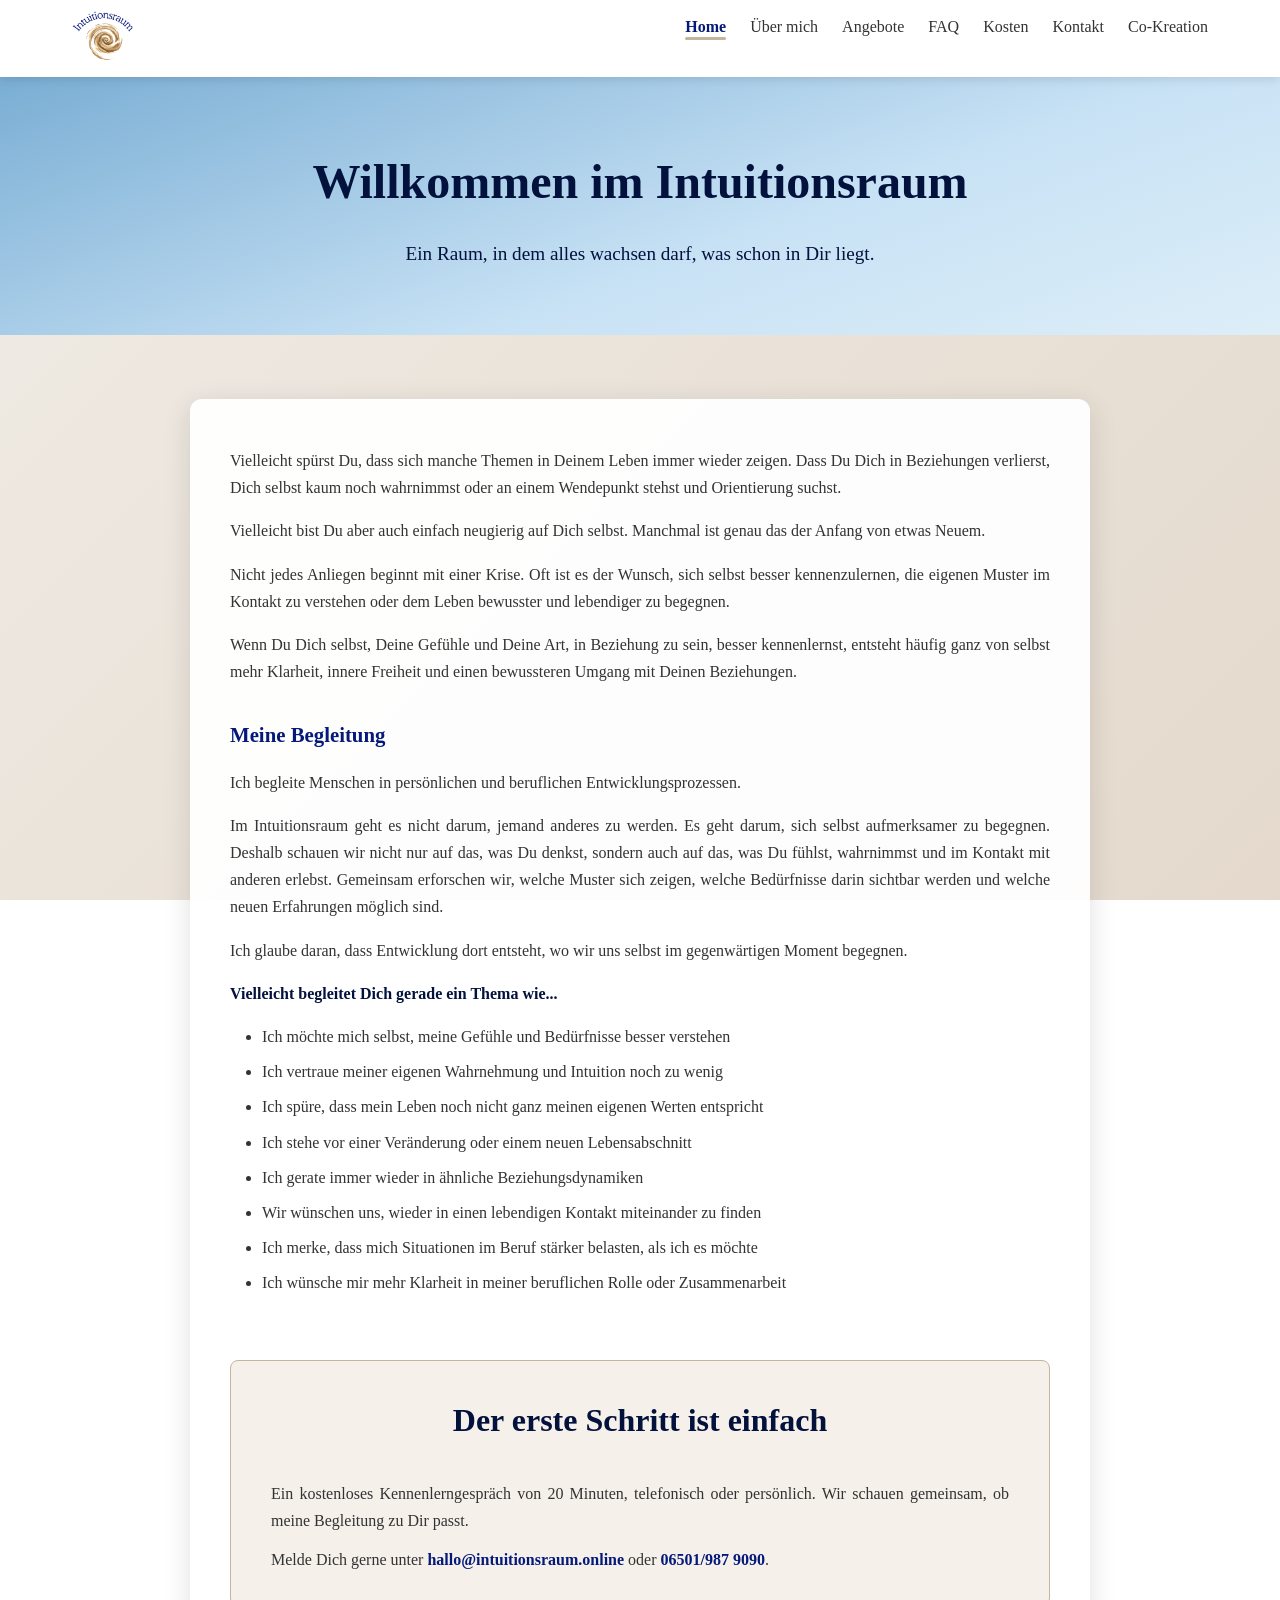
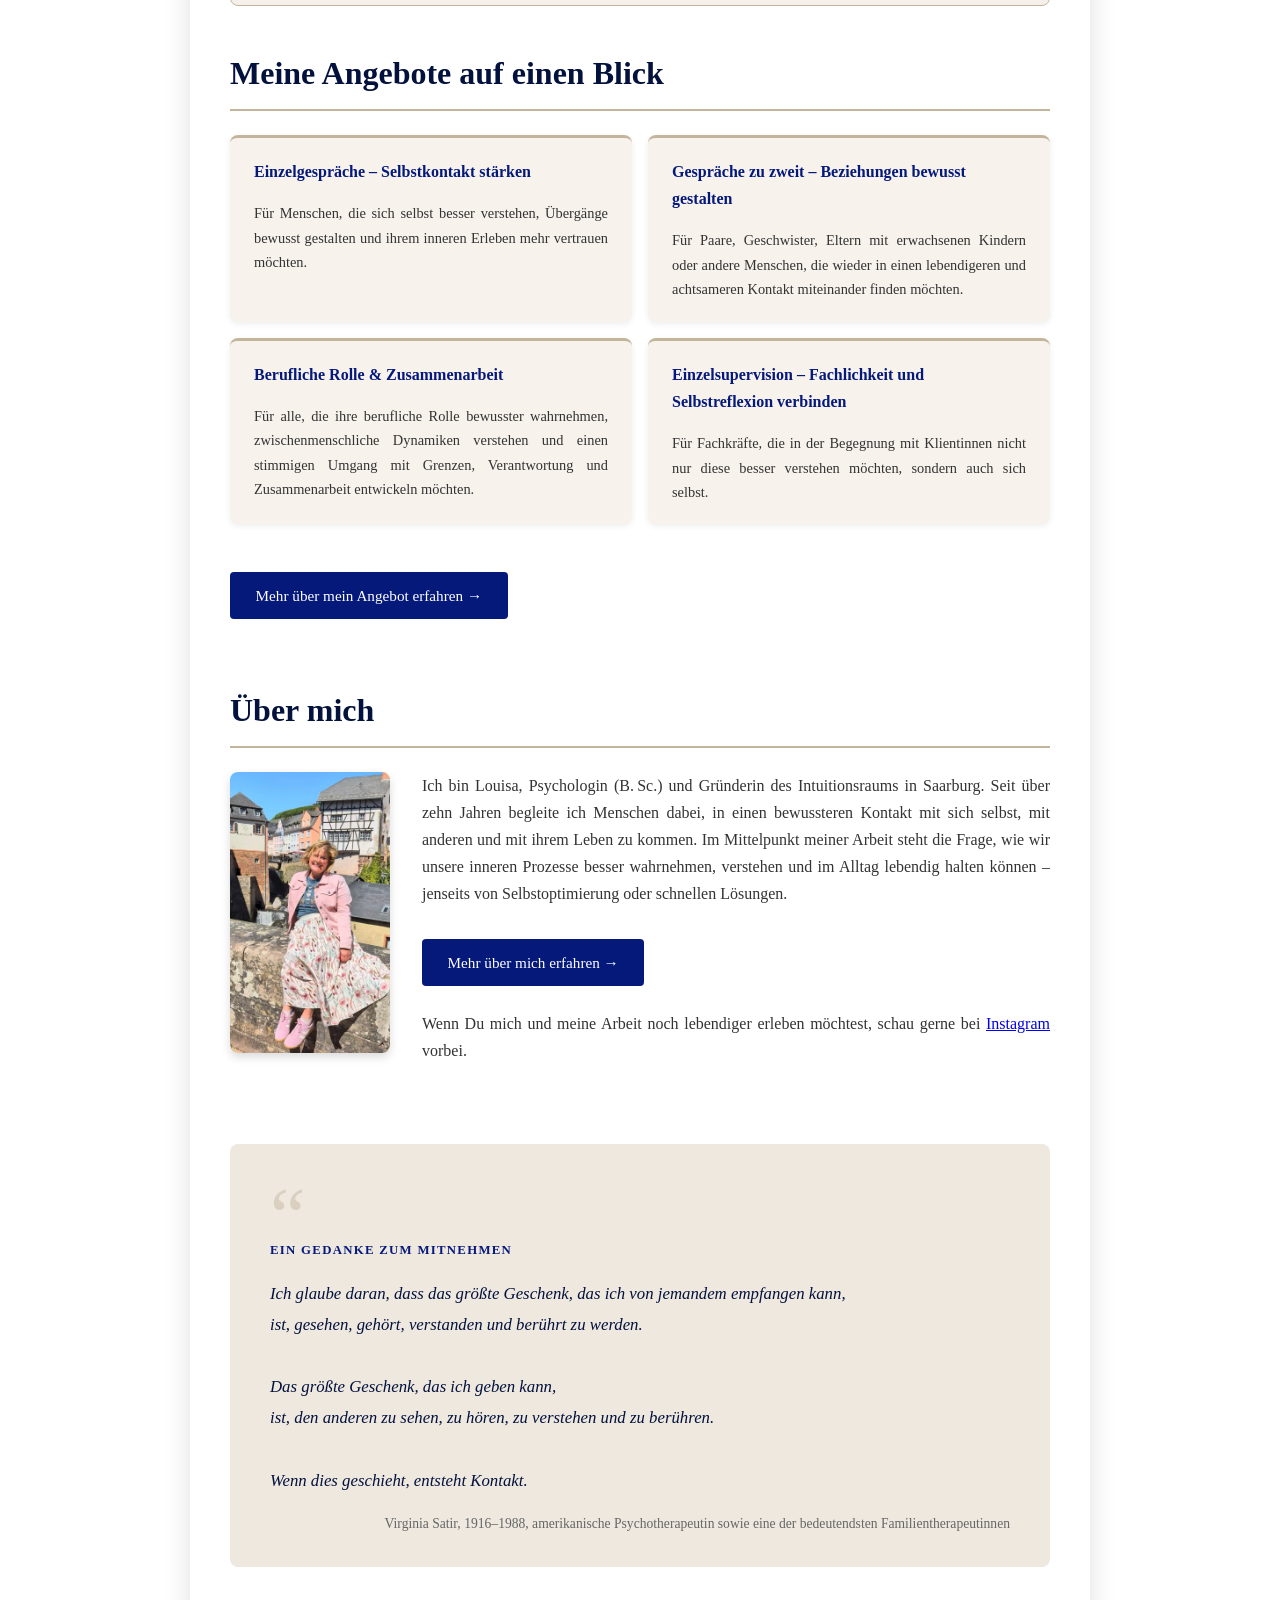
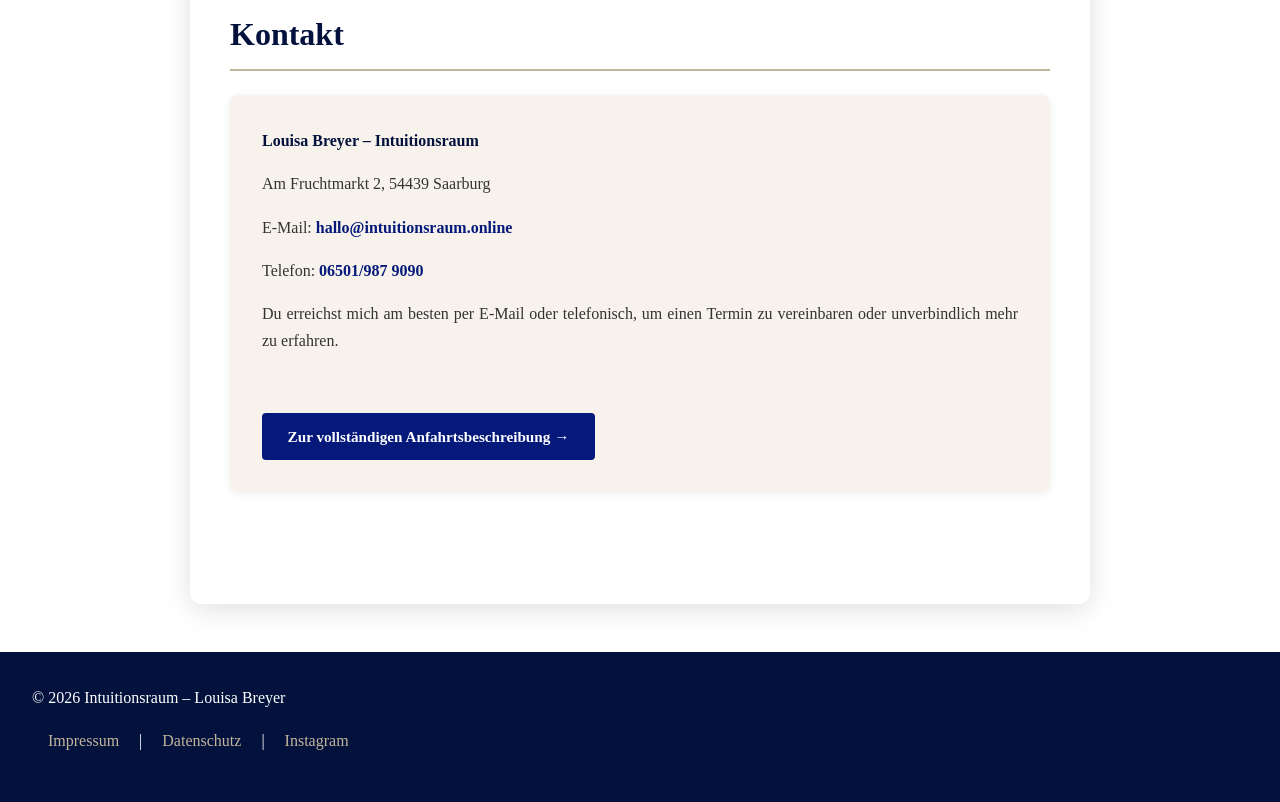
<file: index.html>
<!DOCTYPE html>
<html lang="de">
<head>
<meta charset="UTF-8">
<meta name="viewport" content="width=device-width, initial-scale=1.0">
<title>Intuitionsraum &ndash; Louisa Breyer | Psychologisch-humanistische Prozessbegleitung</title>
<link rel="stylesheet" href="shared.css">
</head>
<body>
<header><nav>
<a href="index.html" class="logo"><img src="images/intuitionsraum-logo-louisa-breyer.png" alt="Intuitionsraum &ndash; Louisa Breyer, psychologisch-humanistische Prozessbegleitung in Saarburg"></a>
<ul><li><a href="index.html" class="active">Home</a></li><li class="has-dropdown"><a href="ueber-mich.html">&#220;ber mich</a><ul class="dropdown"><li><a href="ueber-mich.html">&#220;ber mich</a></li><li><a href="naehkaestchen.html">Aus dem N&auml;hk&auml;stchen</a></li></ul></li><li><a href="angebote.html">Angebote</a></li><li><a href="faq.html">FAQ</a></li><li><a href="kosten.html">Kosten</a></li><li><a href="kontakt.html">Kontakt</a></li><li><a href="co-kreativ.html">Co-Kreation</a></li></ul>
</nav></header>

<section class="hero" id="home">
    <h1>Willkommen im Intuitionsraum</h1>
    <p>Ein Raum, in dem alles wachsen darf, was schon in Dir liegt.</p>
</section>

<div class="container">

<section>
    <p>Vielleicht sp&uuml;rst Du, dass sich manche Themen in Deinem Leben immer wieder zeigen. Dass Du Dich in
    Beziehungen verlierst, Dich selbst kaum noch wahrnimmst oder an einem Wendepunkt stehst und Orientierung suchst.</p>

    <p>Vielleicht bist Du aber auch einfach neugierig auf Dich selbst. Manchmal ist genau das der Anfang von etwas
    Neuem.</p>

    <p>Nicht jedes Anliegen beginnt mit einer Krise. Oft ist es der Wunsch, sich selbst besser kennenzulernen, die
    eigenen Muster im Kontakt zu verstehen oder dem Leben bewusster und lebendiger zu begegnen.</p>

    <p>Wenn Du Dich selbst, Deine Gef&uuml;hle und Deine Art, in Beziehung zu sein, besser kennenlernst, entsteht
    h&auml;ufig ganz von selbst mehr Klarheit, innere Freiheit und einen bewussteren Umgang mit Deinen Beziehungen.</p>

    <h3>Meine Begleitung</h3>
    <p>Ich begleite Menschen in pers&ouml;nlichen und beruflichen Entwicklungsprozessen.</p>

    <p>Im Intuitionsraum geht es nicht darum, jemand anderes zu werden. Es geht darum, sich selbst aufmerksamer zu
    begegnen. Deshalb schauen wir nicht nur auf das, was Du denkst, sondern auch auf das, was Du f&uuml;hlst,
    wahrnimmst und im Kontakt mit anderen erlebst. Gemeinsam erforschen wir, welche Muster sich zeigen, welche
    Bed&uuml;rfnisse darin sichtbar werden und welche neuen Erfahrungen m&ouml;glich sind.</p>

    <p>Ich glaube daran, dass Entwicklung dort entsteht, wo wir uns selbst im gegenw&auml;rtigen Moment begegnen.</p>

    <p><strong>Vielleicht begleitet Dich gerade ein Thema wie...</strong></p>
    <ul>
        <li>Ich m&ouml;chte mich selbst, meine Gef&uuml;hle und Bed&uuml;rfnisse besser verstehen</li>
        <li>Ich vertraue meiner eigenen Wahrnehmung und Intuition noch zu wenig</li>
        <li>Ich sp&uuml;re, dass mein Leben noch nicht ganz meinen eigenen Werten entspricht</li>
        <li>Ich stehe vor einer Ver&auml;nderung oder einem neuen Lebensabschnitt</li>
        <li>Ich gerate immer wieder in &auml;hnliche Beziehungsdynamiken</li>
        <li>Wir w&uuml;nschen uns, wieder in einen lebendigen Kontakt miteinander zu finden</li>
        <li>Ich merke, dass mich Situationen im Beruf st&auml;rker belasten, als ich es m&ouml;chte</li>
        <li>Ich w&uuml;nsche mir mehr Klarheit in meiner beruflichen Rolle oder Zusammenarbeit</li>
    </ul>
</section>

<div class="cta-box">
    <h2>Der erste Schritt ist einfach</h2>
    <p>Ein kostenloses Kennenlerngespr&auml;ch von 20 Minuten, telefonisch oder pers&ouml;nlich. Wir schauen
    gemeinsam, ob meine Begleitung zu Dir passt.</p>
    <p>Melde Dich gerne unter <span class="email-link" data-user="hallo" data-domain="intuitionsraum.online"></span>
    oder <a href="tel:065019879090">06501/987&nbsp;9090</a>.</p>
</div>

<section>
    <h2>Meine Angebote auf einen Blick</h2>
    <div class="teaser-grid">
        <a href="angebote.html#einzelgespraeche" class="teaser-karte">
            <h3>Einzelgespr&auml;che &ndash; Selbstkontakt st&auml;rken</h3>
            <p>F&uuml;r Menschen, die sich selbst besser verstehen, &Uuml;berg&auml;nge bewusst gestalten und
            ihrem inneren Erleben mehr vertrauen m&ouml;chten.</p>
        </a>
        <a href="angebote.html#gespraeche-zu-zweit" class="teaser-karte">
            <h3>Gespr&auml;che zu zweit &ndash; Beziehungen bewusst gestalten</h3>
            <p>F&uuml;r Paare, Geschwister, Eltern mit erwachsenen Kindern oder andere Menschen, die wieder in
            einen lebendigeren und achtsameren Kontakt miteinander finden m&ouml;chten.</p>
        </a>
        <a href="angebote.html#berufliche-rolle" class="teaser-karte">
            <h3>Berufliche Rolle &amp; Zusammenarbeit</h3>
            <p>F&uuml;r alle, die ihre berufliche Rolle bewusster wahrnehmen, zwischenmenschliche Dynamiken
            verstehen und einen stimmigen Umgang mit Grenzen, Verantwortung und Zusammenarbeit entwickeln
            m&ouml;chten.</p>
        </a>
        <a href="angebote.html#einzelsupervision" class="teaser-karte">
            <h3>Einzelsupervision &ndash; Fachlichkeit und Selbstreflexion verbinden</h3>
            <p>F&uuml;r Fachkr&auml;fte, die in der Begegnung mit Klientinnen nicht nur diese besser verstehen
            m&ouml;chten, sondern auch sich selbst.</p>
        </a>
    </div>
    <a href="angebote.html" class="btn-mehr">Mehr &uuml;ber mein Angebot erfahren &rarr;</a>
</section>

<section>
    <h2>&Uuml;ber mich</h2>
    <div class="ueber-mich-preview">
        <img src="images/louisa-breyer-psychologin-intuitionsraum-saarburg.jpg" alt="Louisa Breyer, Psychologin (B.&thinsp;Sc.) und Gr&uuml;nderin des Intuitionsraums in Saarburg">
        <div>
            <p>Ich bin Louisa, Psychologin (B.&thinsp;Sc.) und Gr&uuml;nderin des Intuitionsraums in Saarburg. Seit
            &uuml;ber zehn Jahren begleite ich Menschen dabei, in einen bewussteren Kontakt mit sich selbst, mit
            anderen und mit ihrem Leben zu kommen. Im Mittelpunkt meiner Arbeit steht die Frage, wie wir unsere
            inneren Prozesse besser wahrnehmen, verstehen und im Alltag lebendig halten k&ouml;nnen &ndash; jenseits
            von Selbstoptimierung oder schnellen L&ouml;sungen.</p>
            <a href="ueber-mich.html" class="btn-mehr">Mehr &uuml;ber mich erfahren &rarr;</a>
            <p style="margin-top: 1.5rem;">Wenn Du mich und meine Arbeit noch lebendiger erleben m&ouml;chtest, schau gerne bei <a href="https://www.instagram.com/intuitionsraum" target="_blank" rel="noopener">Instagram</a> vorbei.</p>
        </div>
    </div>
</section>

<div class="zitat-box">
    <span class="zitat-label">Ein Gedanke zum Mitnehmen</span>
    <blockquote>
        Ich glaube daran, dass das gr&ouml;&szlig;te Geschenk, das ich von jemandem empfangen kann,<br>
        ist, gesehen, geh&ouml;rt, verstanden und ber&uuml;hrt zu werden.<br><br>
        Das gr&ouml;&szlig;te Geschenk, das ich geben kann,<br>
        ist, den anderen zu sehen, zu h&ouml;ren, zu verstehen und zu ber&uuml;hren.<br><br>
        Wenn dies geschieht, entsteht Kontakt.
    </blockquote>
    <p class="zitat-quelle">Virginia Satir, 1916&ndash;1988, amerikanische Psychotherapeutin sowie eine der bedeutendsten Familientherapeutinnen</p>
</div>

<section>
    <h2>Kontakt</h2>
    <div class="kontakt">
        <p><strong>Louisa Breyer &ndash; Intuitionsraum</strong></p>
        <p>Am Fruchtmarkt 2, 54439 Saarburg</p>
        <p>E-Mail: <span class="email-link" data-user="hallo" data-domain="intuitionsraum.online"></span></p>
        <p>Telefon: <a href="tel:065019879090">06501/987&nbsp;9090</a></p>
        <p>Du erreichst mich am besten per E-Mail oder telefonisch, um einen Termin zu vereinbaren oder unverbindlich mehr zu erfahren.</p>
        <br>
        <a href="kontakt.html" class="btn-mehr">Zur vollst&auml;ndigen Anfahrtsbeschreibung &rarr;</a>
    </div>
</section>

</div>

<footer>
<p>&copy; <span class="copyright-year">2026</span> Intuitionsraum &ndash; Louisa Breyer</p>
<p><a href="impressum.html">Impressum</a> | <a href="datenschutz.html">Datenschutz</a> | <a href="https://www.instagram.com/intuitionsraum" target="_blank" rel="noopener">Instagram</a></p>
</footer>

<script src="shared.js"></script>
</body>
</html>
</file>
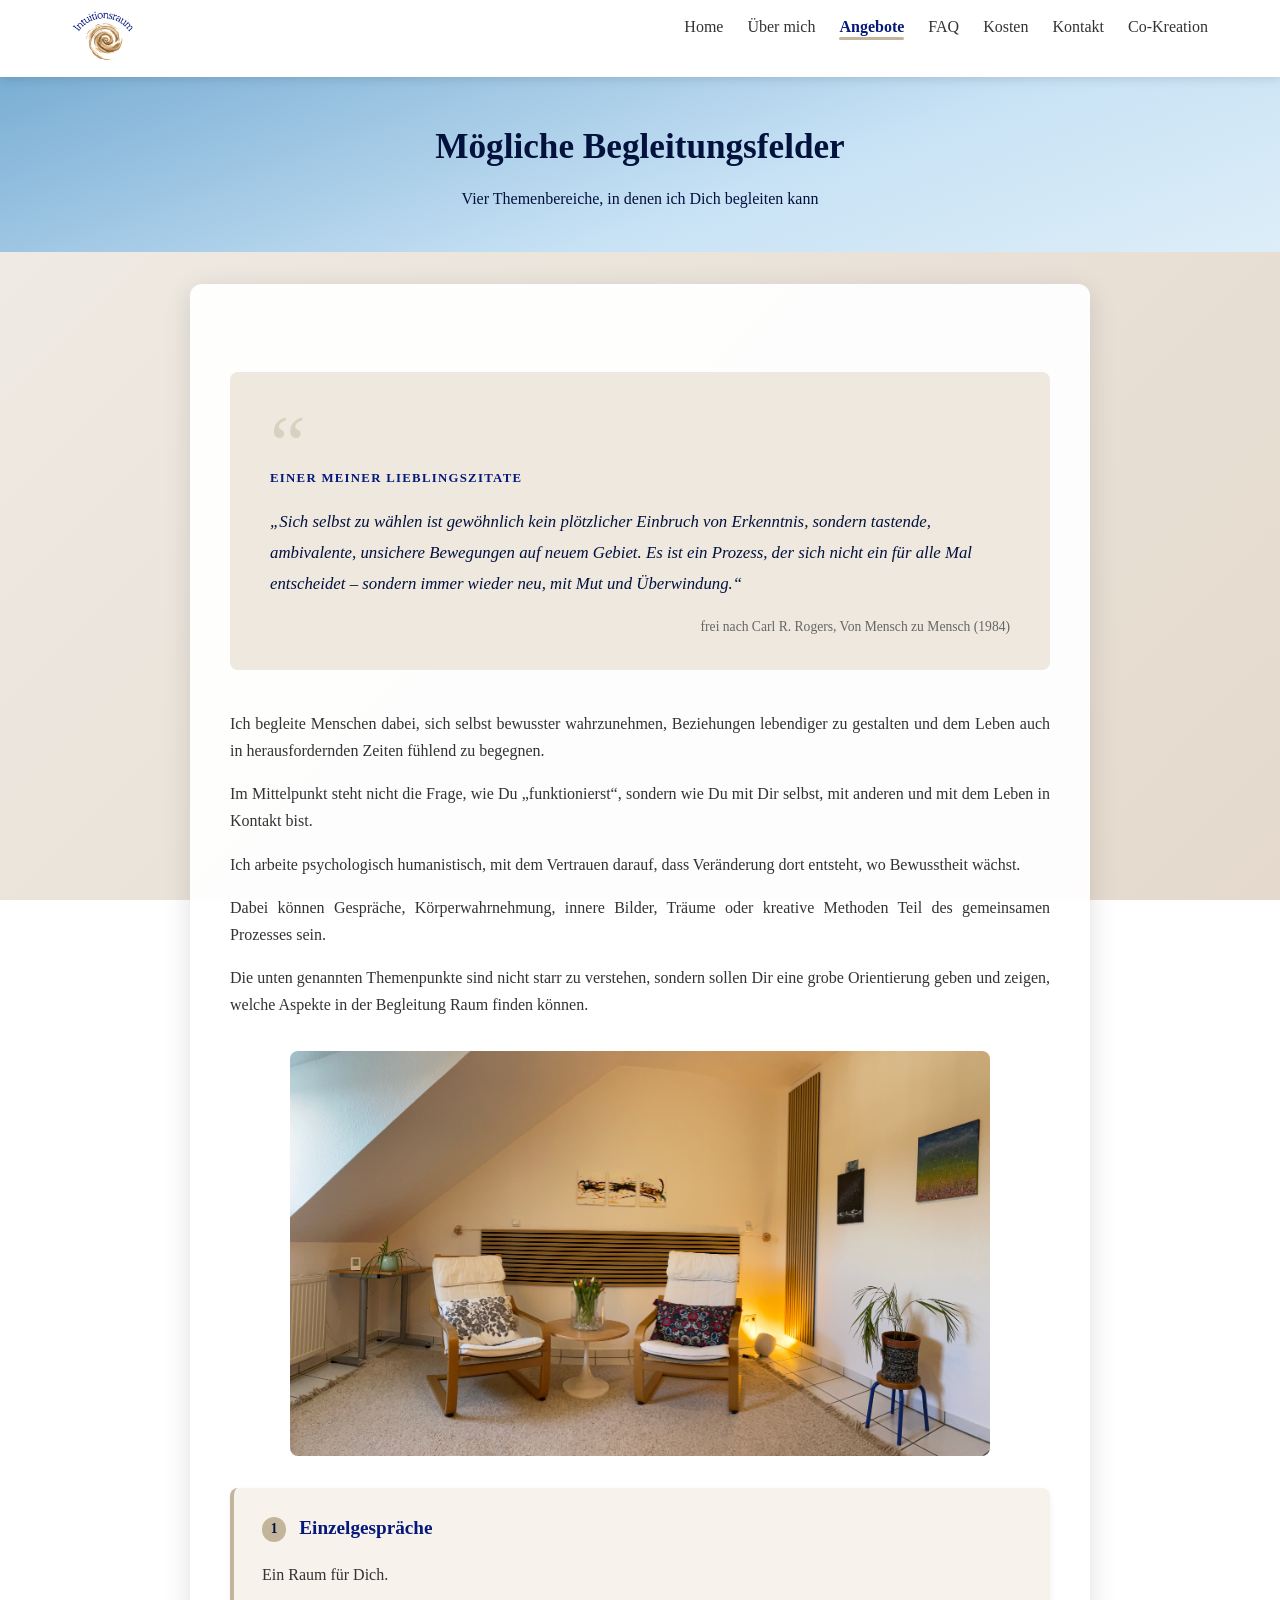
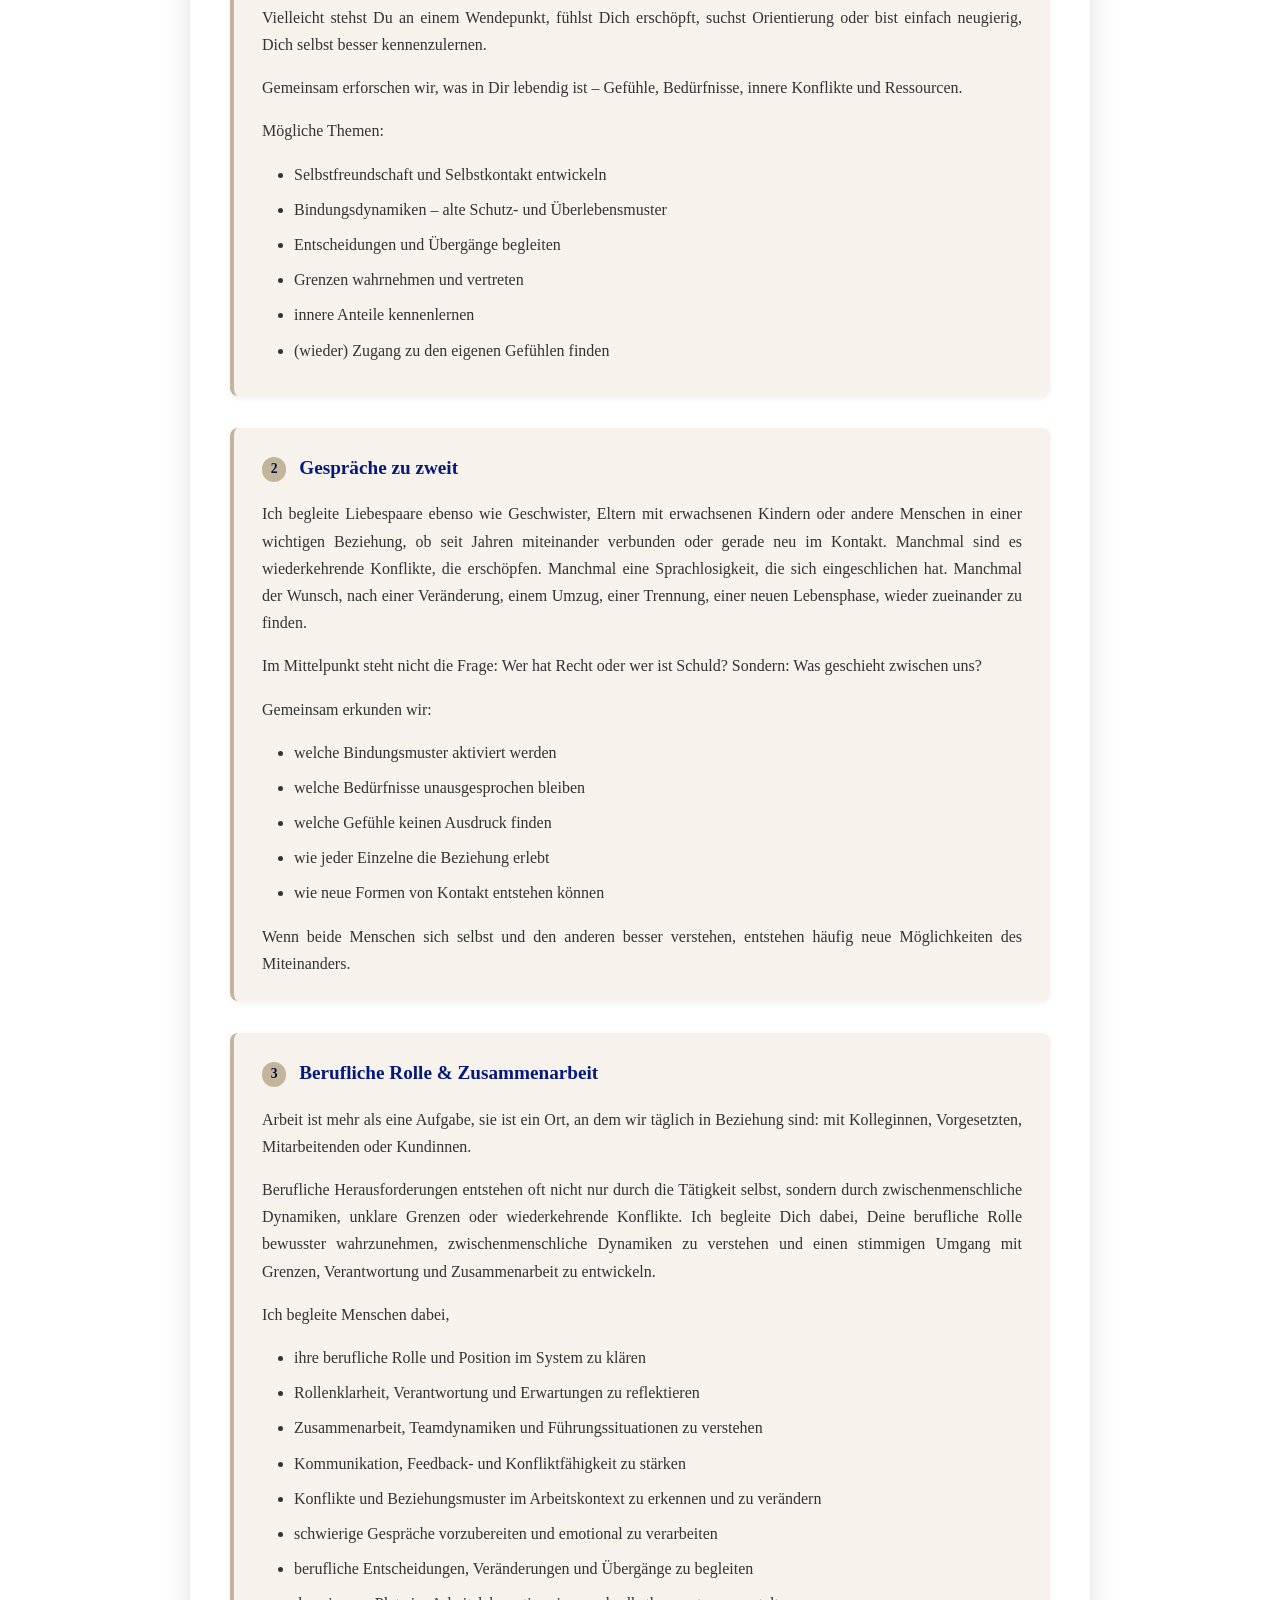
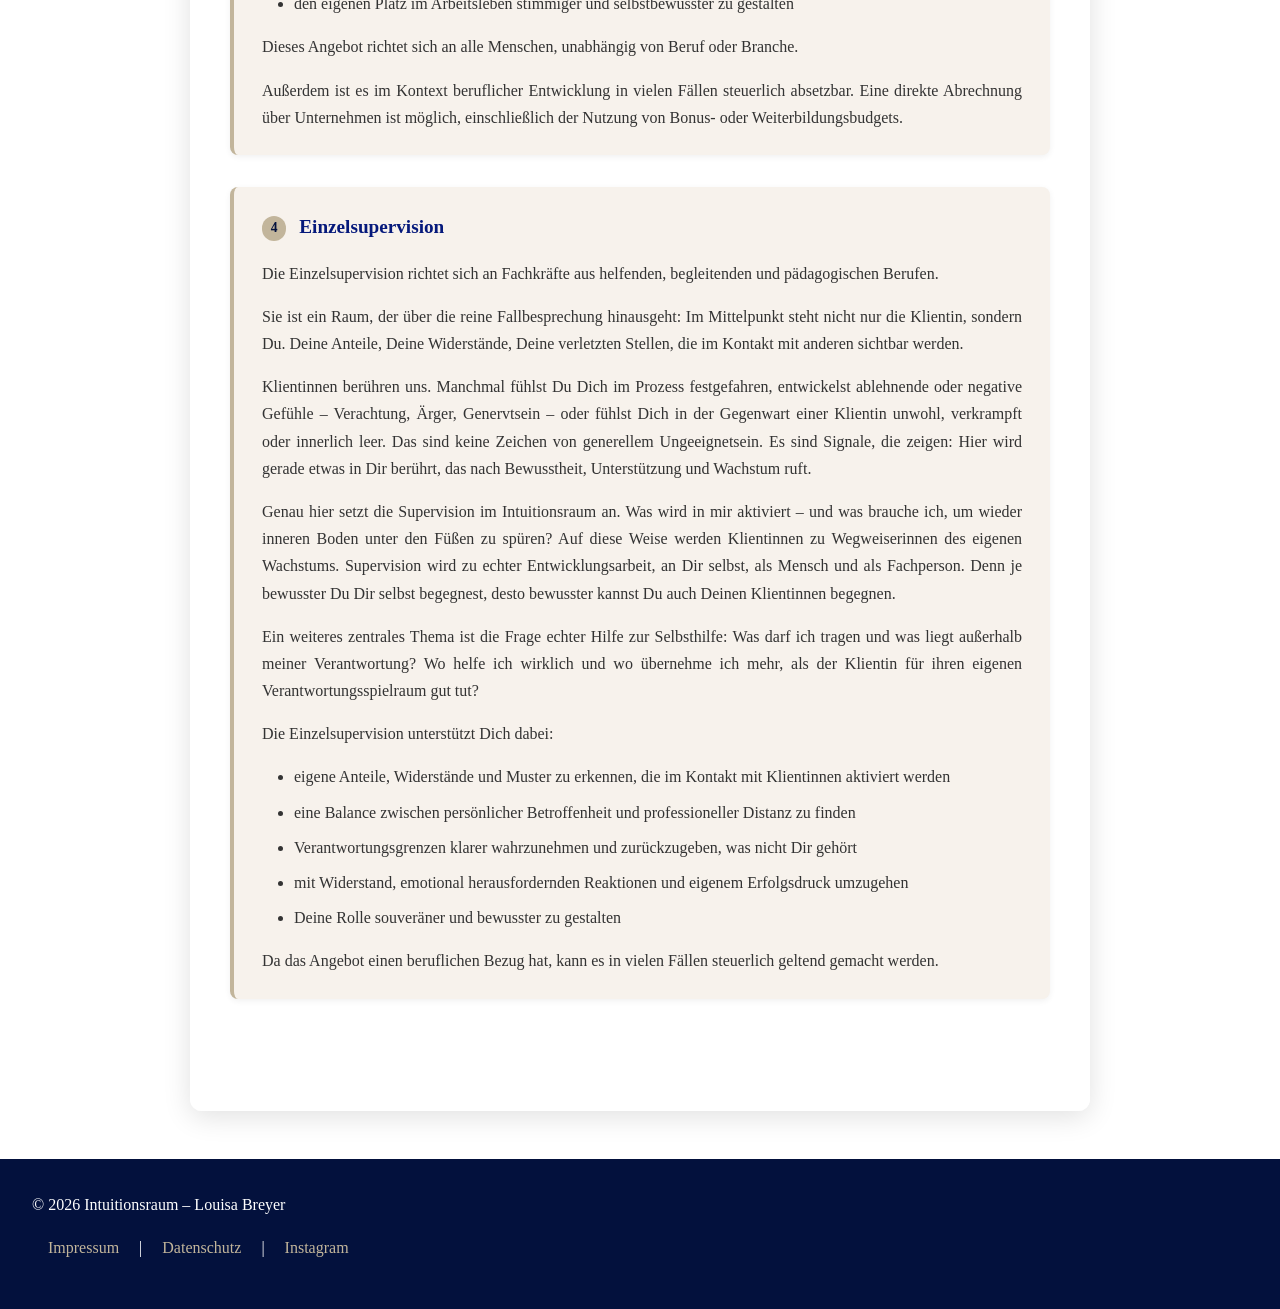
<file: angebote.html>
<!DOCTYPE html>
<html lang="de">
<head>
<meta charset="UTF-8">
<meta name="viewport" content="width=device-width, initial-scale=1.0">
<title>M&ouml;gliche Begleitungsfelder &ndash; Intuitionsraum</title>
<link rel="stylesheet" href="shared.css">
</head>
<body>
<header><nav>
<a href="index.html" class="logo"><img src="images/intuitionsraum-logo-louisa-breyer.png" alt="Intuitionsraum &ndash; Louisa Breyer, psychologisch-humanistische Prozessbegleitung in Saarburg"></a>
<ul><li><a href="index.html">Home</a></li><li class="has-dropdown"><a href="ueber-mich.html">&#220;ber mich</a><ul class="dropdown"><li><a href="ueber-mich.html">&#220;ber mich</a></li><li><a href="naehkaestchen.html">Aus dem N&auml;hk&auml;stchen</a></li></ul></li><li><a href="angebote.html" class="active">Angebote</a></li><li><a href="faq.html">FAQ</a></li><li><a href="kosten.html">Kosten</a></li><li><a href="kontakt.html">Kontakt</a></li><li><a href="co-kreativ.html">Co-Kreation
</a></li></ul>
</nav></header>

<div class="subhero">
    <h1>M&ouml;gliche Begleitungsfelder</h1>
    <p>Vier Themenbereiche, in denen ich Dich begleiten kann</p>
</div>

<div class="container">

<div class="zitat-box">
    <span class="zitat-label">Einer meiner Lieblingszitate</span>
    <blockquote>
        &bdquo;Sich selbst zu w&auml;hlen ist gew&ouml;hnlich kein pl&ouml;tzlicher Einbruch von Erkenntnis,
        sondern tastende, ambivalente, unsichere Bewegungen auf neuem Gebiet. Es ist ein Prozess, der sich nicht
        ein f&uuml;r alle Mal entscheidet &ndash; sondern immer wieder neu, mit Mut und &Uuml;berwindung.&ldquo;
    </blockquote>
    <p class="zitat-quelle">frei nach Carl R. Rogers, Von Mensch zu Mensch (1984)</p>
</div>

<section>
    <p>Ich begleite Menschen dabei, sich selbst bewusster wahrzunehmen, Beziehungen lebendiger zu gestalten und
    dem Leben auch in herausfordernden Zeiten f&uuml;hlend zu begegnen.</p>

    <p>Im Mittelpunkt steht nicht die Frage, wie Du &bdquo;funktionierst&ldquo;, sondern wie Du mit Dir selbst,
    mit anderen und mit dem Leben in Kontakt bist.</p>

    <p>Ich arbeite psychologisch humanistisch, mit dem Vertrauen darauf, dass Ver&auml;nderung dort entsteht,
    wo Bewusstheit w&auml;chst.</p>

    <p>Dabei k&ouml;nnen Gespr&auml;che, K&ouml;rperwahrnehmung, innere Bilder, Tr&auml;ume oder kreative Methoden
    Teil des gemeinsamen Prozesses sein.</p>

    <p>Die unten genannten Themenpunkte sind nicht starr zu verstehen, sondern sollen Dir eine grobe Orientierung
    geben und zeigen, welche Aspekte in der Begleitung Raum finden k&ouml;nnen.</p>

    <img src="images/intuitionsraum-saarburg-praxisraum.jpeg" alt="Der Intuitionsraum in Saarburg &ndash; Praxisraum von Louisa Breyer mit zwei Sesseln und warmem Licht" style="width:100%; max-width:700px; display:block; margin: 2rem auto; border-radius: 8px;">

    <div class="angebot-block" id="einzelgespraeche">
        <h3><span class="angebot-nr">1</span> Einzelgespr&auml;che</h3>
        <p>Ein Raum f&uuml;r Dich.</p>
        <p>Vielleicht stehst Du an einem Wendepunkt, f&uuml;hlst Dich ersch&ouml;pft, suchst Orientierung oder
        bist einfach neugierig, Dich selbst besser kennenzulernen.</p>
        <p>Gemeinsam erforschen wir, was in Dir lebendig ist &ndash; Gef&uuml;hle, Bed&uuml;rfnisse, innere
        Konflikte und Ressourcen.</p>
        <p>M&ouml;gliche Themen:</p>
        <ul>
            <li>Selbstfreundschaft und Selbstkontakt entwickeln</li>
            <li>Bindungsdynamiken &ndash; alte Schutz- und &Uuml;berlebensmuster</li>
            <li>Entscheidungen und &Uuml;berg&auml;nge begleiten</li>
            <li>Grenzen wahrnehmen und vertreten</li>
            <li>innere Anteile kennenlernen</li>
            <li>(wieder) Zugang zu den eigenen Gef&uuml;hlen finden</li>
        </ul>
    </div>

    <div class="angebot-block" id="gespraeche-zu-zweit">
        <h3><span class="angebot-nr">2</span> Gespr&auml;che zu zweit</h3>
        <p>Ich begleite Liebespaare ebenso wie Geschwister, Eltern mit erwachsenen Kindern oder andere Menschen
        in einer wichtigen Beziehung, ob seit Jahren miteinander verbunden oder gerade neu im Kontakt. Manchmal
        sind es wiederkehrende Konflikte, die ersch&ouml;pfen. Manchmal eine Sprachlosigkeit, die sich
        eingeschlichen hat. Manchmal der Wunsch, nach einer Ver&auml;nderung, einem Umzug, einer Trennung, einer
        neuen Lebensphase, wieder zueinander zu finden.</p>
        <p>Im Mittelpunkt steht nicht die Frage: Wer hat Recht oder wer ist Schuld? Sondern: Was geschieht
        zwischen uns?</p>
        <p>Gemeinsam erkunden wir:</p>
        <ul>
            <li>welche Bindungsmuster aktiviert werden</li>
            <li>welche Bed&uuml;rfnisse unausgesprochen bleiben</li>
            <li>welche Gef&uuml;hle keinen Ausdruck finden</li>
            <li>wie jeder Einzelne die Beziehung erlebt</li>
            <li>wie neue Formen von Kontakt entstehen k&ouml;nnen</li>
        </ul>
        <p>Wenn beide Menschen sich selbst und den anderen besser verstehen, entstehen h&auml;ufig neue
        M&ouml;glichkeiten des Miteinanders.</p>
    </div>

    <div class="angebot-block" id="berufliche-rolle">
        <h3><span class="angebot-nr">3</span> Berufliche Rolle &amp; Zusammenarbeit</h3>
        <p>Arbeit ist mehr als eine Aufgabe, sie ist ein Ort, an dem wir t&auml;glich in Beziehung sind: mit
        Kolleginnen, Vorgesetzten, Mitarbeitenden oder Kundinnen.</p>
        <p>Berufliche Herausforderungen entstehen oft nicht nur durch die T&auml;tigkeit selbst, sondern durch
        zwischenmenschliche Dynamiken, unklare Grenzen oder wiederkehrende Konflikte. Ich begleite Dich dabei,
        Deine berufliche Rolle bewusster wahrzunehmen, zwischenmenschliche Dynamiken zu verstehen und einen
        stimmigen Umgang mit Grenzen, Verantwortung und Zusammenarbeit zu entwickeln.</p>
        <p>Ich begleite Menschen dabei,</p>
        <ul>
            <li>ihre berufliche Rolle und Position im System zu kl&auml;ren</li>
            <li>Rollenklarheit, Verantwortung und Erwartungen zu reflektieren</li>
            <li>Zusammenarbeit, Teamdynamiken und F&uuml;hrungssituationen zu verstehen</li>
            <li>Kommunikation, Feedback- und Konfliktf&auml;higkeit zu st&auml;rken</li>
            <li>Konflikte und Beziehungsmuster im Arbeitskontext zu erkennen und zu ver&auml;ndern</li>
            <li>schwierige Gespr&auml;che vorzubereiten und emotional zu verarbeiten</li>
            <li>berufliche Entscheidungen, Ver&auml;nderungen und &Uuml;berg&auml;nge zu begleiten</li>
            <li>den eigenen Platz im Arbeitsleben stimmiger und selbstbewusster zu gestalten</li>
        </ul>
        <p>Dieses Angebot richtet sich an alle Menschen, unabh&auml;ngig von Beruf oder Branche.</p>
        <p>Au&szlig;erdem ist es im Kontext beruflicher Entwicklung in vielen F&auml;llen steuerlich absetzbar.
        Eine direkte Abrechnung &uuml;ber Unternehmen ist m&ouml;glich, einschlie&szlig;lich der Nutzung von
        Bonus- oder Weiterbildungsbudgets.</p>
    </div>

    <div class="angebot-block" id="einzelsupervision">
        <h3><span class="angebot-nr">4</span> Einzelsupervision</h3>
        <p>Die Einzelsupervision richtet sich an Fachkr&auml;fte aus helfenden, begleitenden und
        p&auml;dagogischen Berufen.</p>
        <p>Sie ist ein Raum, der &uuml;ber die reine Fallbesprechung hinausgeht: Im Mittelpunkt steht nicht nur
        die Klientin, sondern Du. Deine Anteile, Deine Widerst&auml;nde, Deine verletzten Stellen, die im
        Kontakt mit anderen sichtbar werden.</p>
        <p>Klientinnen ber&uuml;hren uns. Manchmal f&uuml;hlst Du Dich im Prozess festgefahren, entwickelst
        ablehnende oder negative Gef&uuml;hle &ndash; Verachtung, &Auml;rger, Genervtsein &ndash; oder f&uuml;hlst
        Dich in der Gegenwart einer Klientin unwohl, verkrampft oder innerlich leer. Das sind keine Zeichen von
        generellem Ungeeignetsein. Es sind Signale, die zeigen: Hier wird gerade etwas in Dir ber&uuml;hrt, das
        nach Bewusstheit, Unterst&uuml;tzung und Wachstum ruft.</p>
        <p>Genau hier setzt die Supervision im Intuitionsraum an. Was wird in mir aktiviert &ndash; und was
        brauche ich, um wieder inneren Boden unter den F&uuml;&szlig;en zu sp&uuml;ren? Auf diese Weise werden
        Klientinnen zu Wegweiserinnen des eigenen Wachstums. Supervision wird zu echter Entwicklungsarbeit, an
        Dir selbst, als Mensch und als Fachperson. Denn je bewusster Du Dir selbst begegnest, desto bewusster
        kannst Du auch Deinen Klientinnen begegnen.</p>
        <p>Ein weiteres zentrales Thema ist die Frage echter Hilfe zur Selbsthilfe: Was darf ich tragen und was
        liegt au&szlig;erhalb meiner Verantwortung? Wo helfe ich wirklich und wo &uuml;bernehme ich mehr, als
        der Klientin f&uuml;r ihren eigenen Verantwortungsspielraum gut tut?</p>
        <p>Die Einzelsupervision unterst&uuml;tzt Dich dabei:</p>
        <ul>
            <li>eigene Anteile, Widerst&auml;nde und Muster zu erkennen, die im Kontakt mit Klientinnen
            aktiviert werden</li>
            <li>eine Balance zwischen pers&ouml;nlicher Betroffenheit und professioneller Distanz zu finden</li>
            <li>Verantwortungsgrenzen klarer wahrzunehmen und zur&uuml;ckzugeben, was nicht Dir geh&ouml;rt</li>
            <li>mit Widerstand, emotional herausfordernden Reaktionen und eigenem Erfolgsdruck umzugehen</li>
            <li>Deine Rolle souver&auml;ner und bewusster zu gestalten</li>
        </ul>
        <p>Da das Angebot einen beruflichen Bezug hat, kann es in vielen F&auml;llen steuerlich geltend gemacht
        werden.</p>
    </div>
</section>

</div>

<footer>
<p>&copy; <span class="copyright-year">2026</span> Intuitionsraum &ndash; Louisa Breyer</p>
<p><a href="impressum.html">Impressum</a> | <a href="datenschutz.html">Datenschutz</a> | <a href="https://www.instagram.com/intuitionsraum" target="_blank" rel="noopener">Instagram</a></p>
</footer>

<script src="shared.js"></script>
</body>
</html>
</file>
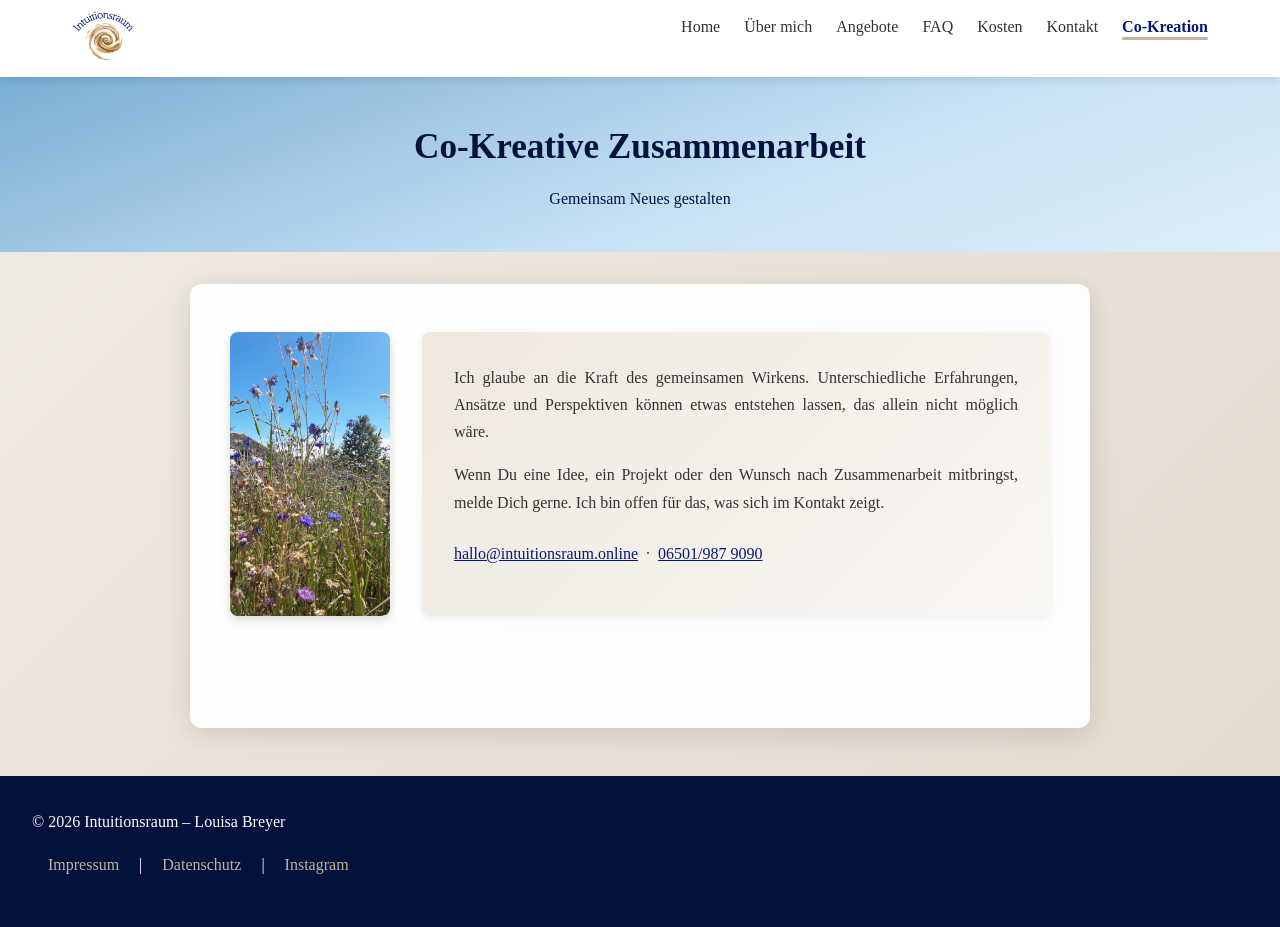
<file: co-kreativ.html>
<!DOCTYPE html>
<html lang="de">
<head>
<meta charset="UTF-8">
<meta name="viewport" content="width=device-width, initial-scale=1.0">
<title>Co-Kreative Zusammenarbeit &ndash; Intuitionsraum</title>
<link rel="stylesheet" href="shared.css">
</head>
<body>
<header><nav>
<a href="index.html" class="logo"><img src="images/intuitionsraum-logo-louisa-breyer.png" alt="Intuitionsraum &ndash; Louisa Breyer, psychologisch-humanistische Prozessbegleitung in Saarburg"></a>
<ul><li><a href="index.html">Home</a></li><li class="has-dropdown"><a href="ueber-mich.html">&#220;ber mich</a><ul class="dropdown"><li><a href="ueber-mich.html">&#220;ber mich</a></li><li><a href="naehkaestchen.html">Aus dem N&auml;hk&auml;stchen</a></li></ul></li><li><a href="angebote.html">Angebote</a></li><li><a href="faq.html">FAQ</a></li><li><a href="kosten.html">Kosten</a></li><li><a href="kontakt.html">Kontakt</a></li><li><a href="co-kreativ.html" class="active">Co-Kreation</a></li></ul>
</nav></header>

<div class="subhero">
    <h1>Co-Kreative Zusammenarbeit</h1>
    <p>Gemeinsam Neues gestalten</p>
</div>

<div class="container">
<section>
    <div class="ueber-mich-preview" style="align-items: stretch;">
        <img src="images/wildblumen-intuitionsraum-co-kreation.jpg" alt="Wildblumen &ndash; Sinnbild f&uuml;r co-kreative Zusammenarbeit im Intuitionsraum" style="height: 100%; aspect-ratio: unset; object-fit: cover;">
        <div class="co-kreativ-box">
            <p>Ich glaube an die Kraft des gemeinsamen Wirkens. Unterschiedliche Erfahrungen, Ans&auml;tze und
            Perspektiven k&ouml;nnen etwas entstehen lassen, das allein nicht m&ouml;glich w&auml;re.</p>
            <p>Wenn Du eine Idee, ein Projekt oder den Wunsch nach Zusammenarbeit mitbringst, melde Dich gerne.
            Ich bin offen f&uuml;r das, was sich im Kontakt zeigt.</p>
            <p style="margin-top:1.5rem;">
                <span class="email-link" data-user="hallo" data-domain="intuitionsraum.online" style="color: var(--primary-color);"></span>
                &nbsp;&middot;&nbsp;
                <a href="tel:065019879090" style="color: var(--primary-color);">06501/987&nbsp;9090</a>
            </p>
        </div>
    </div>
</section>
</div>

<footer>
<p>&copy; <span class="copyright-year">2026</span> Intuitionsraum &ndash; Louisa Breyer</p>
<p><a href="impressum.html">Impressum</a> | <a href="datenschutz.html">Datenschutz</a> | <a href="https://www.instagram.com/intuitionsraum" target="_blank" rel="noopener">Instagram</a></p>
</footer>

<script src="shared.js"></script>
</body>
</html>
</file>
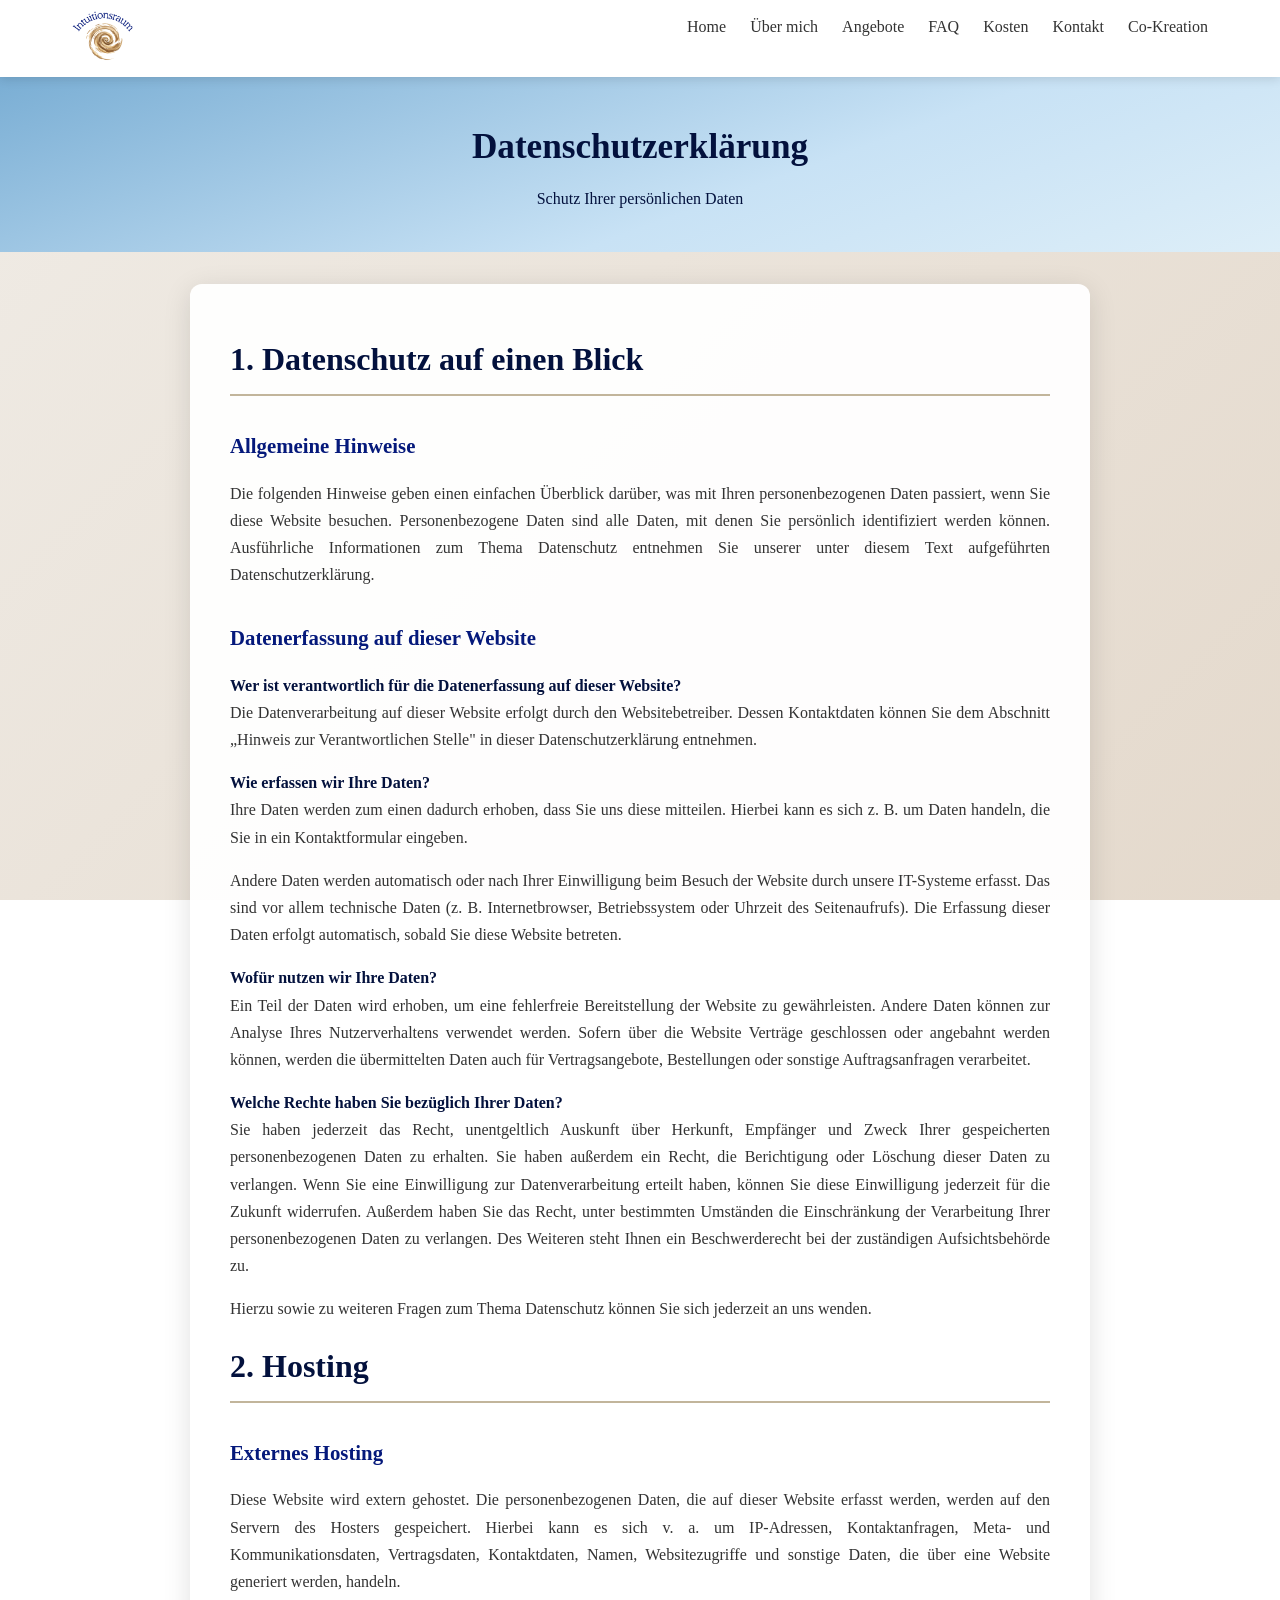
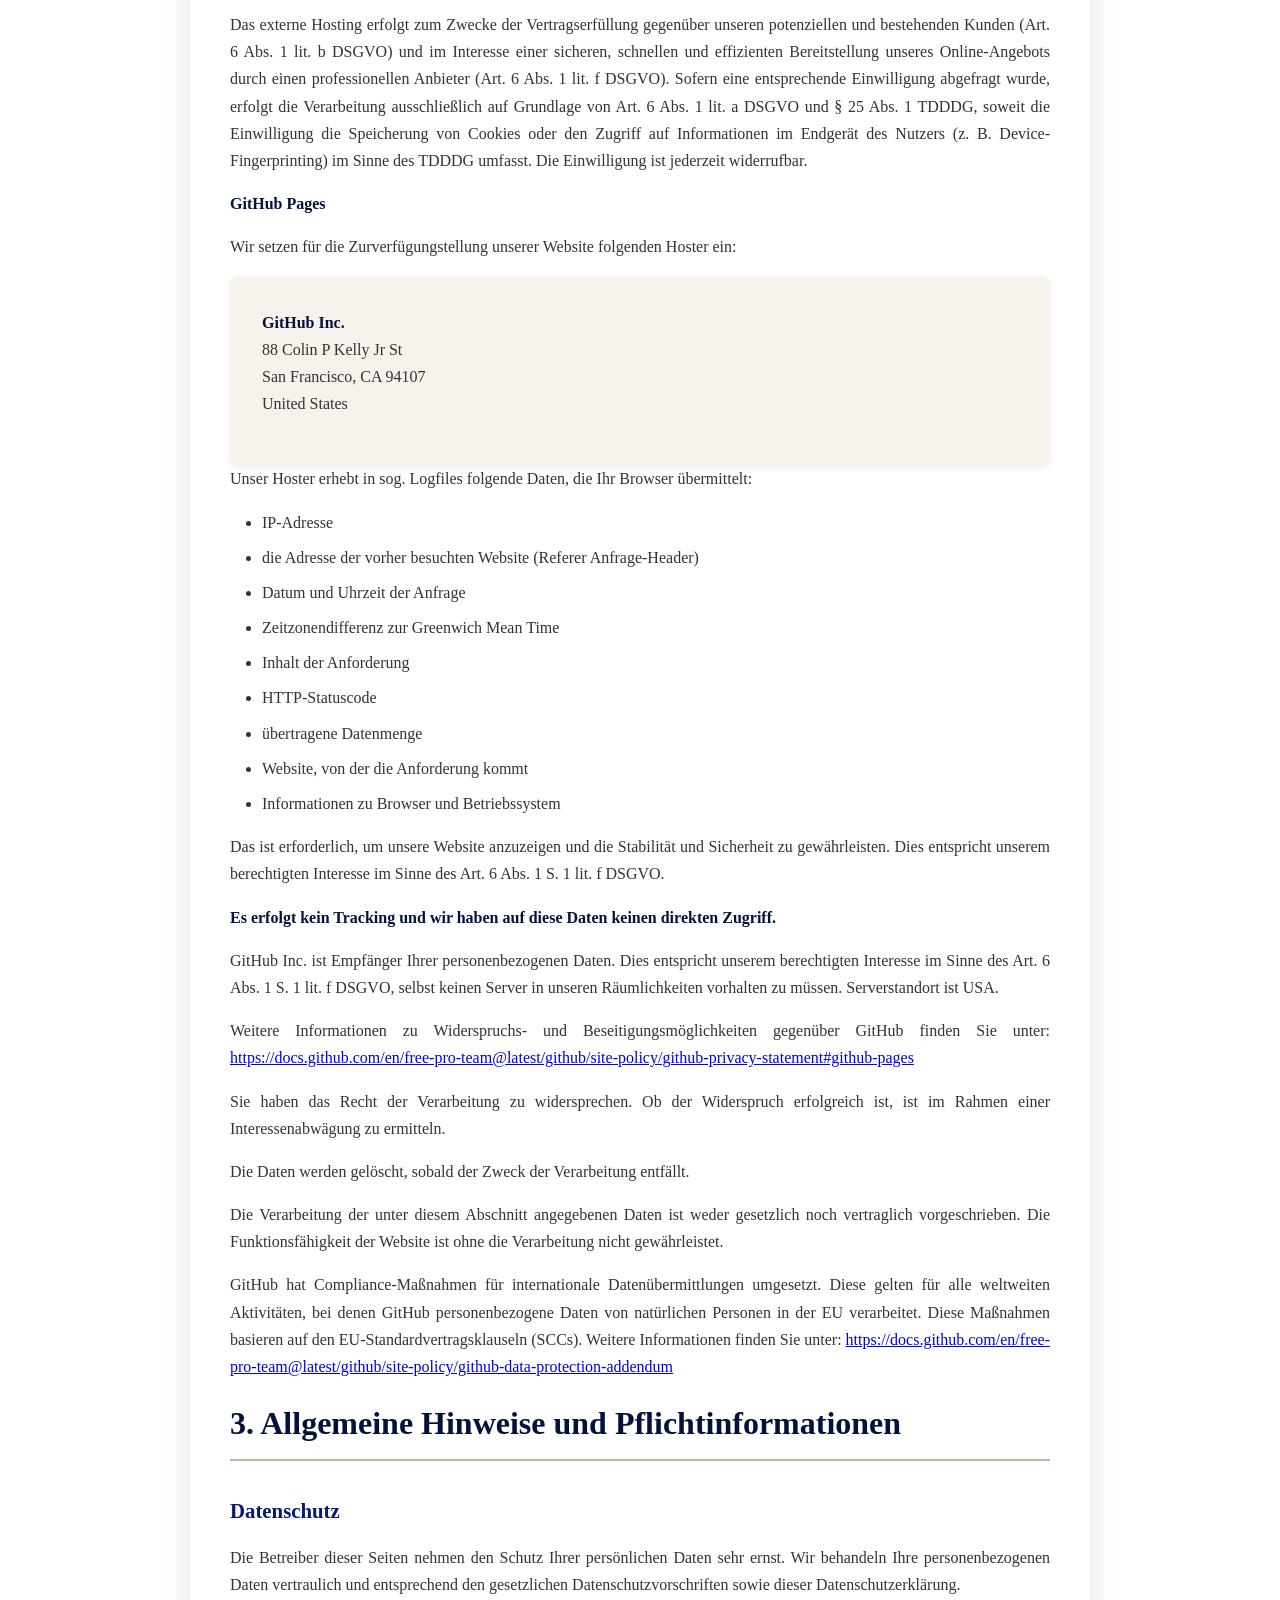
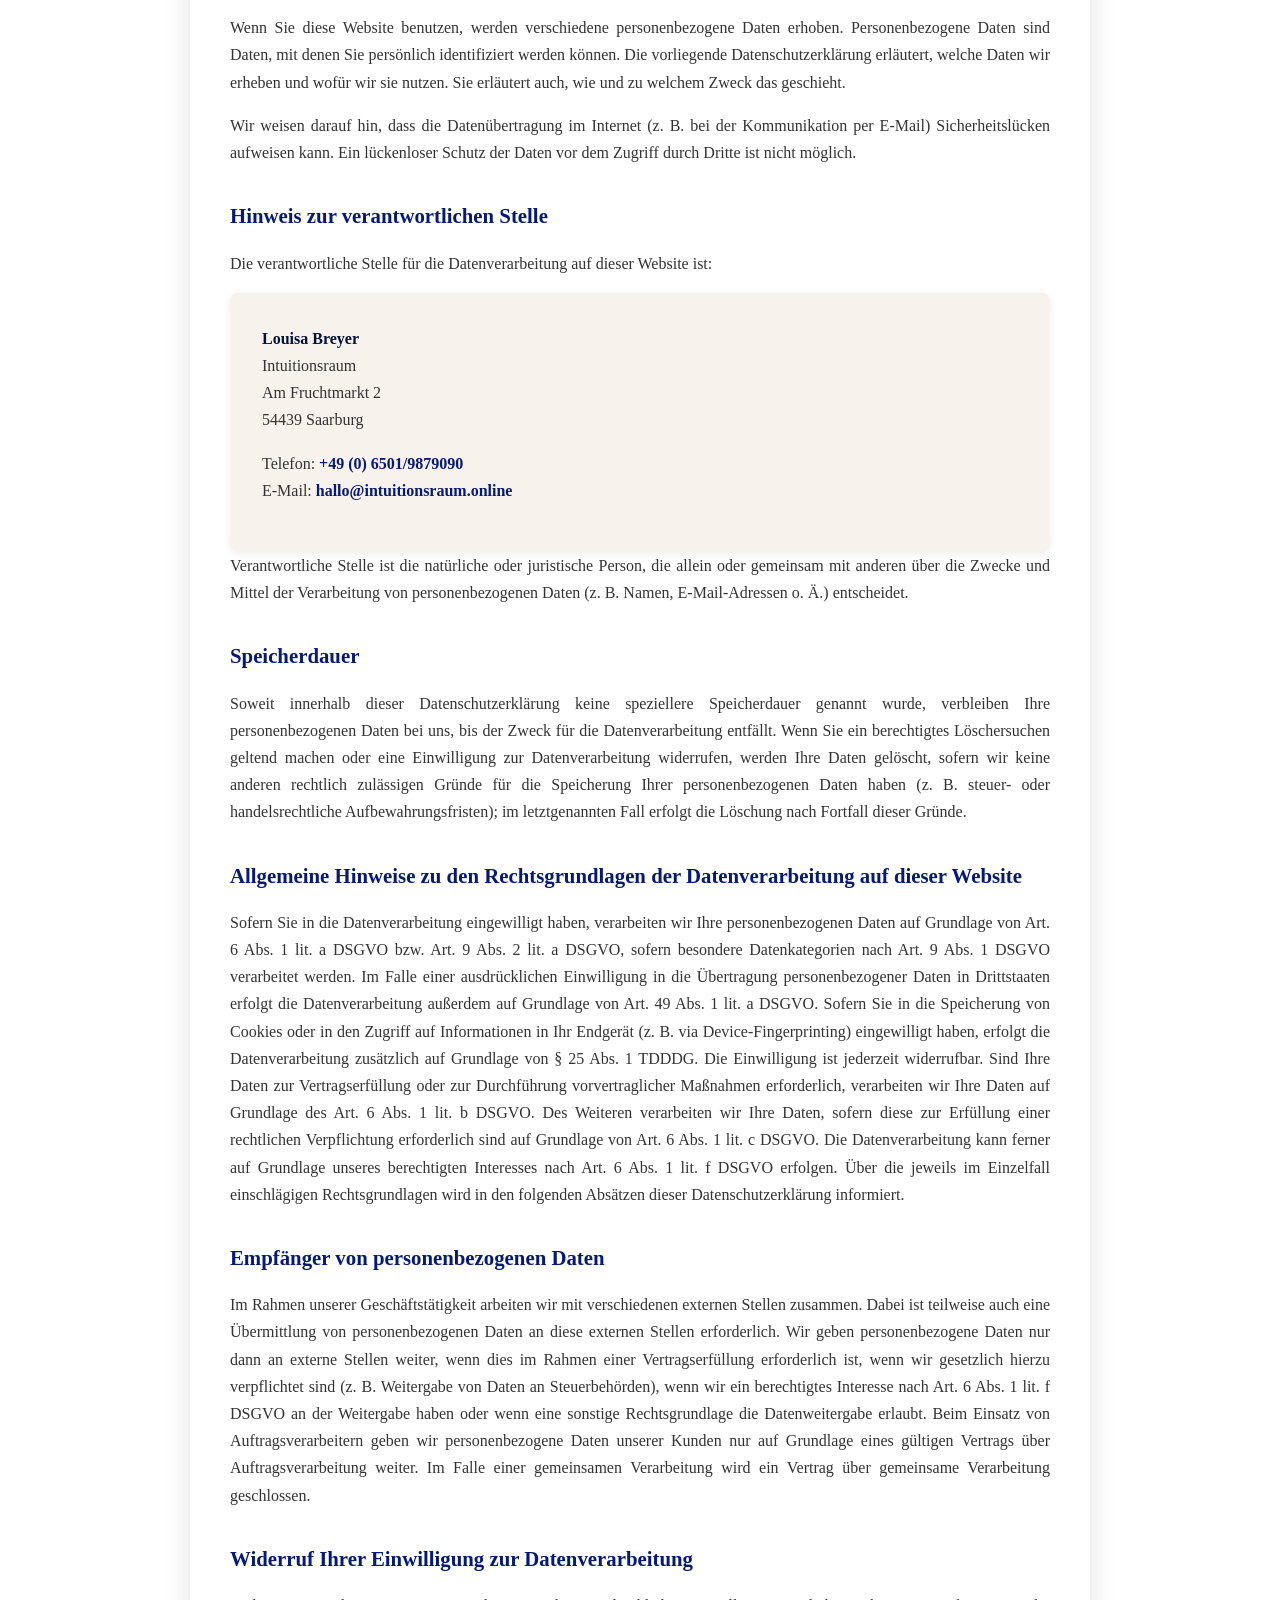
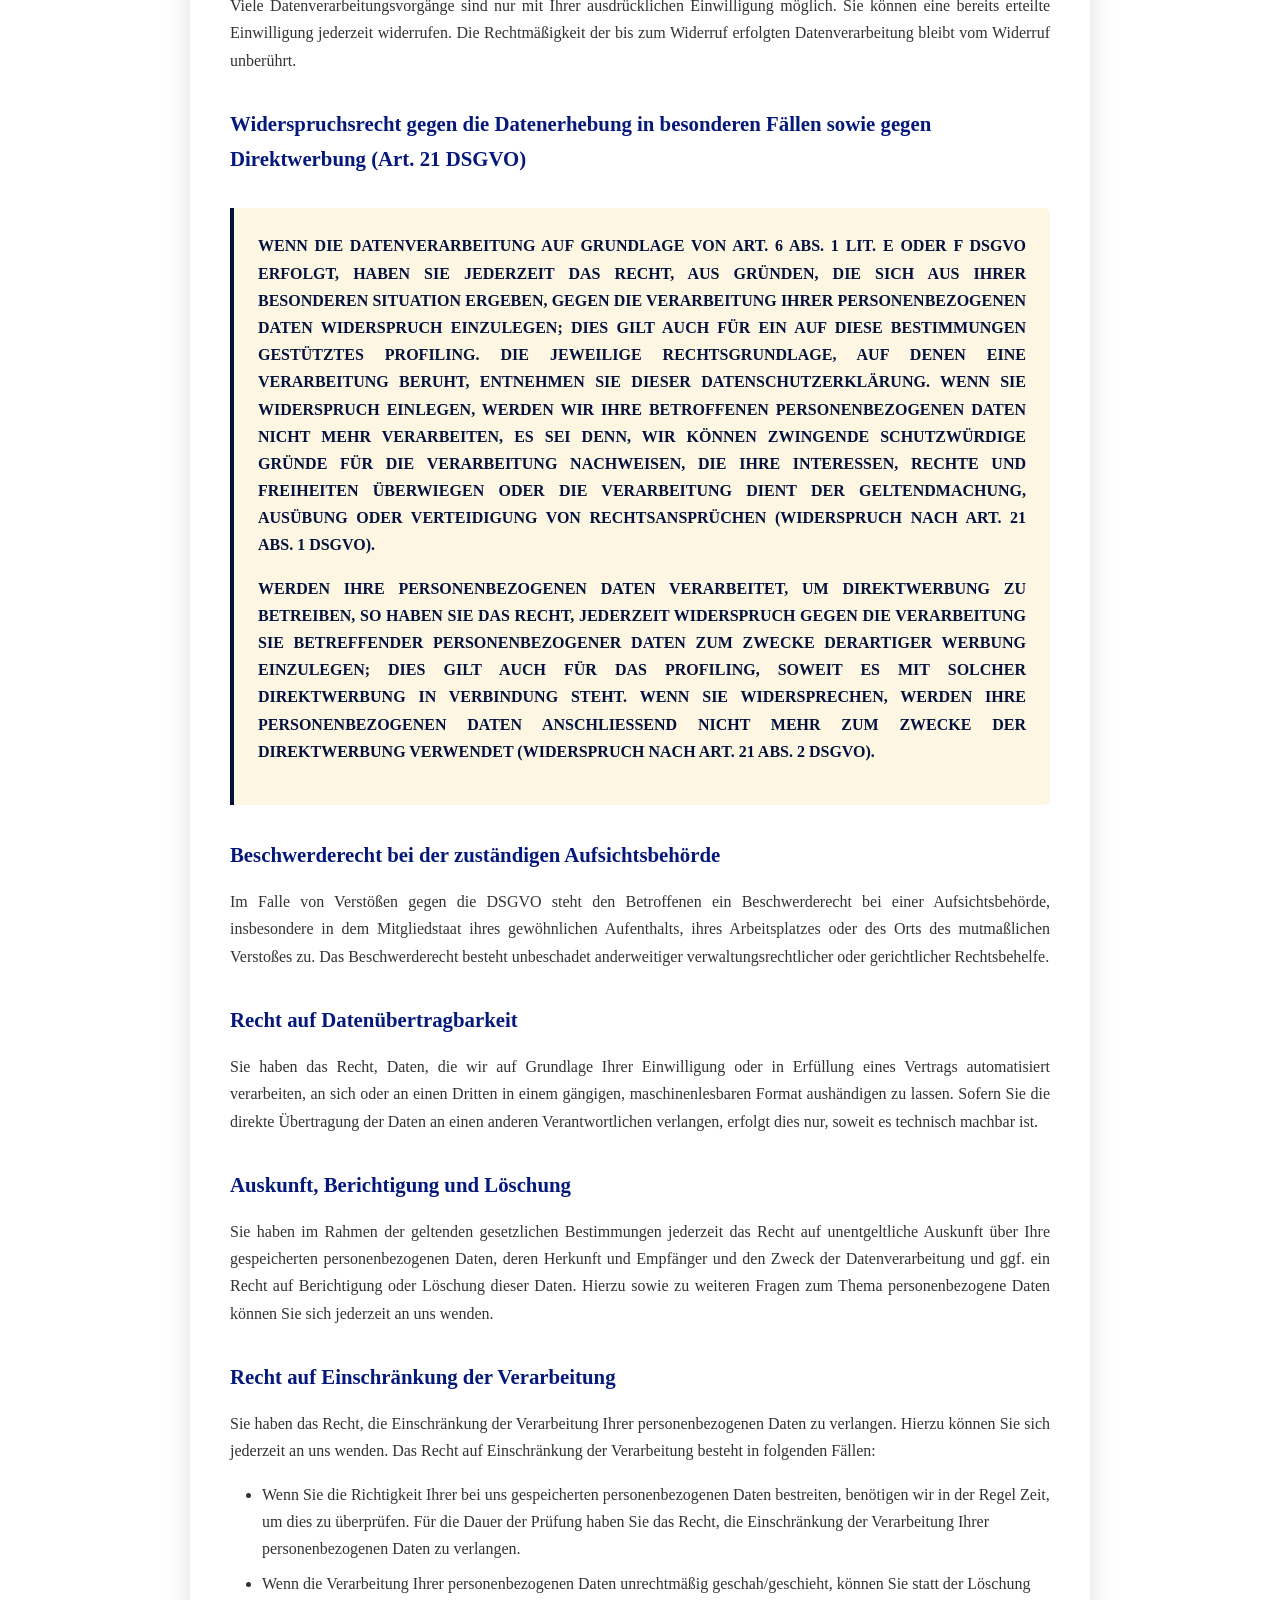
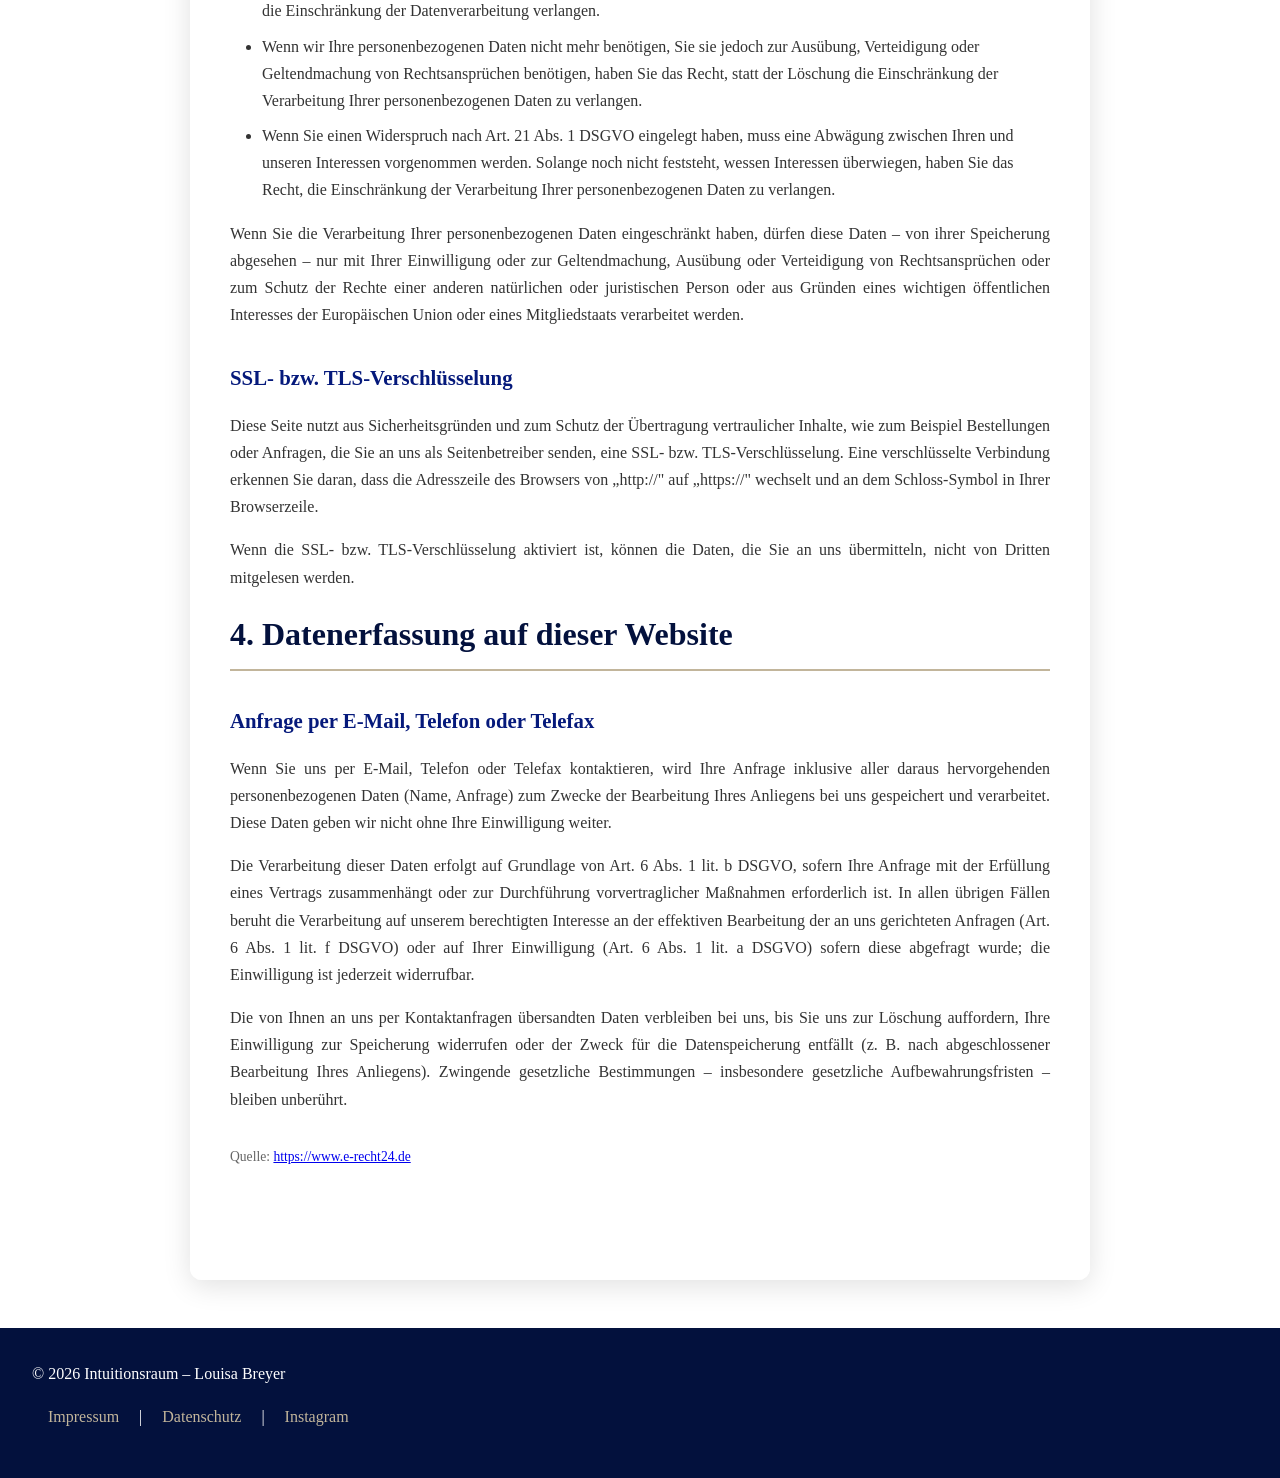
<file: datenschutz.html>
<!DOCTYPE html>
<html lang="de">
<head>
<meta charset="UTF-8">
<meta name="viewport" content="width=device-width, initial-scale=1.0">
<title>Datenschutzerklärung &ndash; Intuitionsraum</title>
<link rel="stylesheet" href="shared.css">
</head>
<body>
<header><nav>
<a href="index.html" class="logo"><img src="images/intuitionsraum-logo-louisa-breyer.png" alt="Intuitionsraum &ndash; Louisa Breyer, psychologisch-humanistische Prozessbegleitung in Saarburg"></a>
<ul><li><a href="index.html">Home</a></li><li class="has-dropdown"><a href="ueber-mich.html">&#220;ber mich</a><ul class="dropdown"><li><a href="ueber-mich.html">&#220;ber mich</a></li><li><a href="naehkaestchen.html">Aus dem N&auml;hk&auml;stchen</a></li></ul></li><li><a href="angebote.html">Angebote</a></li><li><a href="faq.html">FAQ</a></li><li><a href="kosten.html">Kosten</a></li><li><a href="kontakt.html">Kontakt</a></li><li><a href="co-kreativ.html">Co-Kreation</a></li></ul>
</nav></header>

<div class="subhero">
    <h1>Datenschutzerklärung</h1>
    <p>Schutz Ihrer persönlichen Daten</p>
</div>

<div class="container">
<section>
    <h2>1. Datenschutz auf einen Blick</h2>

    <h3>Allgemeine Hinweise</h3>
    <p>Die folgenden Hinweise geben einen einfachen Überblick darüber, was mit Ihren personenbezogenen Daten passiert, wenn Sie diese Website besuchen. Personenbezogene Daten sind alle Daten, mit denen Sie persönlich identifiziert werden können. Ausführliche Informationen zum Thema Datenschutz entnehmen Sie unserer unter diesem Text aufgeführten Datenschutzerklärung.</p>

    <h3>Datenerfassung auf dieser Website</h3>

    <p><strong>Wer ist verantwortlich für die Datenerfassung auf dieser Website?</strong><br>
    Die Datenverarbeitung auf dieser Website erfolgt durch den Websitebetreiber. Dessen Kontaktdaten können Sie dem Abschnitt „Hinweis zur Verantwortlichen Stelle" in dieser Datenschutzerklärung entnehmen.</p>

    <p><strong>Wie erfassen wir Ihre Daten?</strong><br>
    Ihre Daten werden zum einen dadurch erhoben, dass Sie uns diese mitteilen. Hierbei kann es sich z. B. um Daten handeln, die Sie in ein Kontaktformular eingeben.</p>
    <p>Andere Daten werden automatisch oder nach Ihrer Einwilligung beim Besuch der Website durch unsere IT-Systeme erfasst. Das sind vor allem technische Daten (z. B. Internetbrowser, Betriebssystem oder Uhrzeit des Seitenaufrufs). Die Erfassung dieser Daten erfolgt automatisch, sobald Sie diese Website betreten.</p>

    <p><strong>Wofür nutzen wir Ihre Daten?</strong><br>
    Ein Teil der Daten wird erhoben, um eine fehlerfreie Bereitstellung der Website zu gewährleisten. Andere Daten können zur Analyse Ihres Nutzerverhaltens verwendet werden. Sofern über die Website Verträge geschlossen oder angebahnt werden können, werden die übermittelten Daten auch für Vertragsangebote, Bestellungen oder sonstige Auftragsanfragen verarbeitet.</p>

    <p><strong>Welche Rechte haben Sie bezüglich Ihrer Daten?</strong><br>
    Sie haben jederzeit das Recht, unentgeltlich Auskunft über Herkunft, Empfänger und Zweck Ihrer gespeicherten personenbezogenen Daten zu erhalten. Sie haben außerdem ein Recht, die Berichtigung oder Löschung dieser Daten zu verlangen. Wenn Sie eine Einwilligung zur Datenverarbeitung erteilt haben, können Sie diese Einwilligung jederzeit für die Zukunft widerrufen. Außerdem haben Sie das Recht, unter bestimmten Umständen die Einschränkung der Verarbeitung Ihrer personenbezogenen Daten zu verlangen. Des Weiteren steht Ihnen ein Beschwerderecht bei der zuständigen Aufsichtsbehörde zu.</p>
    <p>Hierzu sowie zu weiteren Fragen zum Thema Datenschutz können Sie sich jederzeit an uns wenden.</p>

    <h2>2. Hosting</h2>

    <h3>Externes Hosting</h3>
    <p>Diese Website wird extern gehostet. Die personenbezogenen Daten, die auf dieser Website erfasst werden, werden auf den Servern des Hosters gespeichert. Hierbei kann es sich v. a. um IP-Adressen, Kontaktanfragen, Meta- und Kommunikationsdaten, Vertragsdaten, Kontaktdaten, Namen, Websitezugriffe und sonstige Daten, die über eine Website generiert werden, handeln.</p>
    <p>Das externe Hosting erfolgt zum Zwecke der Vertragserfüllung gegenüber unseren potenziellen und bestehenden Kunden (Art. 6 Abs. 1 lit. b DSGVO) und im Interesse einer sicheren, schnellen und effizienten Bereitstellung unseres Online-Angebots durch einen professionellen Anbieter (Art. 6 Abs. 1 lit. f DSGVO). Sofern eine entsprechende Einwilligung abgefragt wurde, erfolgt die Verarbeitung ausschließlich auf Grundlage von Art. 6 Abs. 1 lit. a DSGVO und § 25 Abs. 1 TDDDG, soweit die Einwilligung die Speicherung von Cookies oder den Zugriff auf Informationen im Endgerät des Nutzers (z. B. Device-Fingerprinting) im Sinne des TDDDG umfasst. Die Einwilligung ist jederzeit widerrufbar.</p>

    <p><strong>GitHub Pages</strong></p>
    <p>Wir setzen für die Zurverfügungstellung unserer Website folgenden Hoster ein:</p>
    <div class="kontakt">
        <p><strong>GitHub Inc.</strong><br>
        88 Colin P Kelly Jr St<br>
        San Francisco, CA 94107<br>
        United States</p>
    </div>

    <p>Unser Hoster erhebt in sog. Logfiles folgende Daten, die Ihr Browser übermittelt:</p>
    <ul>
        <li>IP-Adresse</li>
        <li>die Adresse der vorher besuchten Website (Referer Anfrage-Header)</li>
        <li>Datum und Uhrzeit der Anfrage</li>
        <li>Zeitzonendifferenz zur Greenwich Mean Time</li>
        <li>Inhalt der Anforderung</li>
        <li>HTTP-Statuscode</li>
        <li>übertragene Datenmenge</li>
        <li>Website, von der die Anforderung kommt</li>
        <li>Informationen zu Browser und Betriebssystem</li>
    </ul>

    <p>Das ist erforderlich, um unsere Website anzuzeigen und die Stabilität und Sicherheit zu gewährleisten. Dies entspricht unserem berechtigten Interesse im Sinne des Art. 6 Abs. 1 S. 1 lit. f DSGVO.</p>
    <p><strong>Es erfolgt kein Tracking und wir haben auf diese Daten keinen direkten Zugriff.</strong></p>
    <p>GitHub Inc. ist Empfänger Ihrer personenbezogenen Daten. Dies entspricht unserem berechtigten Interesse im Sinne des Art. 6 Abs. 1 S. 1 lit. f DSGVO, selbst keinen Server in unseren Räumlichkeiten vorhalten zu müssen. Serverstandort ist USA.</p>
    <p>Weitere Informationen zu Widerspruchs- und Beseitigungsmöglichkeiten gegenüber GitHub finden Sie unter: <a href="https://docs.github.com/en/free-pro-team@latest/github/site-policy/github-privacy-statement#github-pages" target="_blank" rel="noopener">https://docs.github.com/en/free-pro-team@latest/github/site-policy/github-privacy-statement#github-pages</a></p>
    <p>Sie haben das Recht der Verarbeitung zu widersprechen. Ob der Widerspruch erfolgreich ist, ist im Rahmen einer Interessenabwägung zu ermitteln.</p>
    <p>Die Daten werden gelöscht, sobald der Zweck der Verarbeitung entfällt.</p>
    <p>Die Verarbeitung der unter diesem Abschnitt angegebenen Daten ist weder gesetzlich noch vertraglich vorgeschrieben. Die Funktionsfähigkeit der Website ist ohne die Verarbeitung nicht gewährleistet.</p>
    <p>GitHub hat Compliance-Maßnahmen für internationale Datenübermittlungen umgesetzt. Diese gelten für alle weltweiten Aktivitäten, bei denen GitHub personenbezogene Daten von natürlichen Personen in der EU verarbeitet. Diese Maßnahmen basieren auf den EU-Standardvertragsklauseln (SCCs). Weitere Informationen finden Sie unter: <a href="https://docs.github.com/en/free-pro-team@latest/github/site-policy/github-data-protection-addendum#attachment-1–the-standard-contractual-clauses-processors" target="_blank" rel="noopener">https://docs.github.com/en/free-pro-team@latest/github/site-policy/github-data-protection-addendum</a></p>

    <h2>3. Allgemeine Hinweise und Pflichtinformationen</h2>

    <h3>Datenschutz</h3>
    <p>Die Betreiber dieser Seiten nehmen den Schutz Ihrer persönlichen Daten sehr ernst. Wir behandeln Ihre personenbezogenen Daten vertraulich und entsprechend den gesetzlichen Datenschutzvorschriften sowie dieser Datenschutzerklärung.</p>
    <p>Wenn Sie diese Website benutzen, werden verschiedene personenbezogene Daten erhoben. Personenbezogene Daten sind Daten, mit denen Sie persönlich identifiziert werden können. Die vorliegende Datenschutzerklärung erläutert, welche Daten wir erheben und wofür wir sie nutzen. Sie erläutert auch, wie und zu welchem Zweck das geschieht.</p>
    <p>Wir weisen darauf hin, dass die Datenübertragung im Internet (z. B. bei der Kommunikation per E-Mail) Sicherheitslücken aufweisen kann. Ein lückenloser Schutz der Daten vor dem Zugriff durch Dritte ist nicht möglich.</p>

    <h3>Hinweis zur verantwortlichen Stelle</h3>
    <p>Die verantwortliche Stelle für die Datenverarbeitung auf dieser Website ist:</p>
    <div class="kontakt">
        <p><strong>Louisa Breyer</strong><br>
        Intuitionsraum<br>
        Am Fruchtmarkt 2<br>
        54439 Saarburg</p>
        <p>Telefon: <a href="tel:+4965019879090">+49 (0) 6501/9879090</a><br>
        E-Mail: <a href="mailto:hallo@intuitionsraum.online">hallo@intuitionsraum.online</a></p>
    </div>
    <p>Verantwortliche Stelle ist die natürliche oder juristische Person, die allein oder gemeinsam mit anderen über die Zwecke und Mittel der Verarbeitung von personenbezogenen Daten (z. B. Namen, E-Mail-Adressen o. Ä.) entscheidet.</p>

    <h3>Speicherdauer</h3>
    <p>Soweit innerhalb dieser Datenschutzerklärung keine speziellere Speicherdauer genannt wurde, verbleiben Ihre personenbezogenen Daten bei uns, bis der Zweck für die Datenverarbeitung entfällt. Wenn Sie ein berechtigtes Löschersuchen geltend machen oder eine Einwilligung zur Datenverarbeitung widerrufen, werden Ihre Daten gelöscht, sofern wir keine anderen rechtlich zulässigen Gründe für die Speicherung Ihrer personenbezogenen Daten haben (z. B. steuer- oder handelsrechtliche Aufbewahrungsfristen); im letztgenannten Fall erfolgt die Löschung nach Fortfall dieser Gründe.</p>

    <h3>Allgemeine Hinweise zu den Rechtsgrundlagen der Datenverarbeitung auf dieser Website</h3>
    <p>Sofern Sie in die Datenverarbeitung eingewilligt haben, verarbeiten wir Ihre personenbezogenen Daten auf Grundlage von Art. 6 Abs. 1 lit. a DSGVO bzw. Art. 9 Abs. 2 lit. a DSGVO, sofern besondere Datenkategorien nach Art. 9 Abs. 1 DSGVO verarbeitet werden. Im Falle einer ausdrücklichen Einwilligung in die Übertragung personenbezogener Daten in Drittstaaten erfolgt die Datenverarbeitung außerdem auf Grundlage von Art. 49 Abs. 1 lit. a DSGVO. Sofern Sie in die Speicherung von Cookies oder in den Zugriff auf Informationen in Ihr Endgerät (z. B. via Device-Fingerprinting) eingewilligt haben, erfolgt die Datenverarbeitung zusätzlich auf Grundlage von § 25 Abs. 1 TDDDG. Die Einwilligung ist jederzeit widerrufbar. Sind Ihre Daten zur Vertragserfüllung oder zur Durchführung vorvertraglicher Maßnahmen erforderlich, verarbeiten wir Ihre Daten auf Grundlage des Art. 6 Abs. 1 lit. b DSGVO. Des Weiteren verarbeiten wir Ihre Daten, sofern diese zur Erfüllung einer rechtlichen Verpflichtung erforderlich sind auf Grundlage von Art. 6 Abs. 1 lit. c DSGVO. Die Datenverarbeitung kann ferner auf Grundlage unseres berechtigten Interesses nach Art. 6 Abs. 1 lit. f DSGVO erfolgen. Über die jeweils im Einzelfall einschlägigen Rechtsgrundlagen wird in den folgenden Absätzen dieser Datenschutzerklärung informiert.</p>

    <h3>Empfänger von personenbezogenen Daten</h3>
    <p>Im Rahmen unserer Geschäftstätigkeit arbeiten wir mit verschiedenen externen Stellen zusammen. Dabei ist teilweise auch eine Übermittlung von personenbezogenen Daten an diese externen Stellen erforderlich. Wir geben personenbezogene Daten nur dann an externe Stellen weiter, wenn dies im Rahmen einer Vertragserfüllung erforderlich ist, wenn wir gesetzlich hierzu verpflichtet sind (z. B. Weitergabe von Daten an Steuerbehörden), wenn wir ein berechtigtes Interesse nach Art. 6 Abs. 1 lit. f DSGVO an der Weitergabe haben oder wenn eine sonstige Rechtsgrundlage die Datenweitergabe erlaubt. Beim Einsatz von Auftragsverarbeitern geben wir personenbezogene Daten unserer Kunden nur auf Grundlage eines gültigen Vertrags über Auftragsverarbeitung weiter. Im Falle einer gemeinsamen Verarbeitung wird ein Vertrag über gemeinsame Verarbeitung geschlossen.</p>

    <h3>Widerruf Ihrer Einwilligung zur Datenverarbeitung</h3>
    <p>Viele Datenverarbeitungsvorgänge sind nur mit Ihrer ausdrücklichen Einwilligung möglich. Sie können eine bereits erteilte Einwilligung jederzeit widerrufen. Die Rechtmäßigkeit der bis zum Widerruf erfolgten Datenverarbeitung bleibt vom Widerruf unberührt.</p>

    <h3>Widerspruchsrecht gegen die Datenerhebung in besonderen Fällen sowie gegen Direktwerbung (Art. 21 DSGVO)</h3>
    <div class="hinweis-box">
        <p><strong>WENN DIE DATENVERARBEITUNG AUF GRUNDLAGE VON ART. 6 ABS. 1 LIT. E ODER F DSGVO ERFOLGT, HABEN SIE JEDERZEIT DAS RECHT, AUS GRÜNDEN, DIE SICH AUS IHRER BESONDEREN SITUATION ERGEBEN, GEGEN DIE VERARBEITUNG IHRER PERSONENBEZOGENEN DATEN WIDERSPRUCH EINZULEGEN; DIES GILT AUCH FÜR EIN AUF DIESE BESTIMMUNGEN GESTÜTZTES PROFILING. DIE JEWEILIGE RECHTSGRUNDLAGE, AUF DENEN EINE VERARBEITUNG BERUHT, ENTNEHMEN SIE DIESER DATENSCHUTZERKLÄRUNG. WENN SIE WIDERSPRUCH EINLEGEN, WERDEN WIR IHRE BETROFFENEN PERSONENBEZOGENEN DATEN NICHT MEHR VERARBEITEN, ES SEI DENN, WIR KÖNNEN ZWINGENDE SCHUTZWÜRDIGE GRÜNDE FÜR DIE VERARBEITUNG NACHWEISEN, DIE IHRE INTERESSEN, RECHTE UND FREIHEITEN ÜBERWIEGEN ODER DIE VERARBEITUNG DIENT DER GELTENDMACHUNG, AUSÜBUNG ODER VERTEIDIGUNG VON RECHTSANSPRÜCHEN (WIDERSPRUCH NACH ART. 21 ABS. 1 DSGVO).</strong></p>
        <p><strong>WERDEN IHRE PERSONENBEZOGENEN DATEN VERARBEITET, UM DIREKTWERBUNG ZU BETREIBEN, SO HABEN SIE DAS RECHT, JEDERZEIT WIDERSPRUCH GEGEN DIE VERARBEITUNG SIE BETREFFENDER PERSONENBEZOGENER DATEN ZUM ZWECKE DERARTIGER WERBUNG EINZULEGEN; DIES GILT AUCH FÜR DAS PROFILING, SOWEIT ES MIT SOLCHER DIREKTWERBUNG IN VERBINDUNG STEHT. WENN SIE WIDERSPRECHEN, WERDEN IHRE PERSONENBEZOGENEN DATEN ANSCHLIESSEND NICHT MEHR ZUM ZWECKE DER DIREKTWERBUNG VERWENDET (WIDERSPRUCH NACH ART. 21 ABS. 2 DSGVO).</strong></p>
    </div>

    <h3>Beschwerderecht bei der zuständigen Aufsichtsbehörde</h3>
    <p>Im Falle von Verstößen gegen die DSGVO steht den Betroffenen ein Beschwerderecht bei einer Aufsichtsbehörde, insbesondere in dem Mitgliedstaat ihres gewöhnlichen Aufenthalts, ihres Arbeitsplatzes oder des Orts des mutmaßlichen Verstoßes zu. Das Beschwerderecht besteht unbeschadet anderweitiger verwaltungsrechtlicher oder gerichtlicher Rechtsbehelfe.</p>

    <h3>Recht auf Datenübertragbarkeit</h3>
    <p>Sie haben das Recht, Daten, die wir auf Grundlage Ihrer Einwilligung oder in Erfüllung eines Vertrags automatisiert verarbeiten, an sich oder an einen Dritten in einem gängigen, maschinenlesbaren Format aushändigen zu lassen. Sofern Sie die direkte Übertragung der Daten an einen anderen Verantwortlichen verlangen, erfolgt dies nur, soweit es technisch machbar ist.</p>

    <h3>Auskunft, Berichtigung und Löschung</h3>
    <p>Sie haben im Rahmen der geltenden gesetzlichen Bestimmungen jederzeit das Recht auf unentgeltliche Auskunft über Ihre gespeicherten personenbezogenen Daten, deren Herkunft und Empfänger und den Zweck der Datenverarbeitung und ggf. ein Recht auf Berichtigung oder Löschung dieser Daten. Hierzu sowie zu weiteren Fragen zum Thema personenbezogene Daten können Sie sich jederzeit an uns wenden.</p>

    <h3>Recht auf Einschränkung der Verarbeitung</h3>
    <p>Sie haben das Recht, die Einschränkung der Verarbeitung Ihrer personenbezogenen Daten zu verlangen. Hierzu können Sie sich jederzeit an uns wenden. Das Recht auf Einschränkung der Verarbeitung besteht in folgenden Fällen:</p>
    <ul>
        <li>Wenn Sie die Richtigkeit Ihrer bei uns gespeicherten personenbezogenen Daten bestreiten, benötigen wir in der Regel Zeit, um dies zu überprüfen. Für die Dauer der Prüfung haben Sie das Recht, die Einschränkung der Verarbeitung Ihrer personenbezogenen Daten zu verlangen.</li>
        <li>Wenn die Verarbeitung Ihrer personenbezogenen Daten unrechtmäßig geschah/geschieht, können Sie statt der Löschung die Einschränkung der Datenverarbeitung verlangen.</li>
        <li>Wenn wir Ihre personenbezogenen Daten nicht mehr benötigen, Sie sie jedoch zur Ausübung, Verteidigung oder Geltendmachung von Rechtsansprüchen benötigen, haben Sie das Recht, statt der Löschung die Einschränkung der Verarbeitung Ihrer personenbezogenen Daten zu verlangen.</li>
        <li>Wenn Sie einen Widerspruch nach Art. 21 Abs. 1 DSGVO eingelegt haben, muss eine Abwägung zwischen Ihren und unseren Interessen vorgenommen werden. Solange noch nicht feststeht, wessen Interessen überwiegen, haben Sie das Recht, die Einschränkung der Verarbeitung Ihrer personenbezogenen Daten zu verlangen.</li>
    </ul>
    <p>Wenn Sie die Verarbeitung Ihrer personenbezogenen Daten eingeschränkt haben, dürfen diese Daten – von ihrer Speicherung abgesehen – nur mit Ihrer Einwilligung oder zur Geltendmachung, Ausübung oder Verteidigung von Rechtsansprüchen oder zum Schutz der Rechte einer anderen natürlichen oder juristischen Person oder aus Gründen eines wichtigen öffentlichen Interesses der Europäischen Union oder eines Mitgliedstaats verarbeitet werden.</p>

    <h3>SSL- bzw. TLS-Verschlüsselung</h3>
    <p>Diese Seite nutzt aus Sicherheitsgründen und zum Schutz der Übertragung vertraulicher Inhalte, wie zum Beispiel Bestellungen oder Anfragen, die Sie an uns als Seitenbetreiber senden, eine SSL- bzw. TLS-Verschlüsselung. Eine verschlüsselte Verbindung erkennen Sie daran, dass die Adresszeile des Browsers von „http://" auf „https://" wechselt und an dem Schloss-Symbol in Ihrer Browserzeile.</p>
    <p>Wenn die SSL- bzw. TLS-Verschlüsselung aktiviert ist, können die Daten, die Sie an uns übermitteln, nicht von Dritten mitgelesen werden.</p>

    <h2>4. Datenerfassung auf dieser Website</h2>

    <h3>Anfrage per E-Mail, Telefon oder Telefax</h3>
    <p>Wenn Sie uns per E-Mail, Telefon oder Telefax kontaktieren, wird Ihre Anfrage inklusive aller daraus hervorgehenden personenbezogenen Daten (Name, Anfrage) zum Zwecke der Bearbeitung Ihres Anliegens bei uns gespeichert und verarbeitet. Diese Daten geben wir nicht ohne Ihre Einwilligung weiter.</p>
    <p>Die Verarbeitung dieser Daten erfolgt auf Grundlage von Art. 6 Abs. 1 lit. b DSGVO, sofern Ihre Anfrage mit der Erfüllung eines Vertrags zusammenhängt oder zur Durchführung vorvertraglicher Maßnahmen erforderlich ist. In allen übrigen Fällen beruht die Verarbeitung auf unserem berechtigten Interesse an der effektiven Bearbeitung der an uns gerichteten Anfragen (Art. 6 Abs. 1 lit. f DSGVO) oder auf Ihrer Einwilligung (Art. 6 Abs. 1 lit. a DSGVO) sofern diese abgefragt wurde; die Einwilligung ist jederzeit widerrufbar.</p>
    <p>Die von Ihnen an uns per Kontaktanfragen übersandten Daten verbleiben bei uns, bis Sie uns zur Löschung auffordern, Ihre Einwilligung zur Speicherung widerrufen oder der Zweck für die Datenspeicherung entfällt (z. B. nach abgeschlossener Bearbeitung Ihres Anliegens). Zwingende gesetzliche Bestimmungen – insbesondere gesetzliche Aufbewahrungsfristen – bleiben unberührt.</p>

    <p style="margin-top: 2rem; font-size: 0.85rem; color: var(--text-light);">
        Quelle: <a href="https://www.e-recht24.de" target="_blank" rel="noopener">https://www.e-recht24.de</a>
    </p>
</section>
</div>

<footer>
<p>&copy; <span class="copyright-year">2026</span> Intuitionsraum &ndash; Louisa Breyer</p>
<p><a href="impressum.html">Impressum</a> | <a href="datenschutz.html">Datenschutz</a> | <a href="https://www.instagram.com/intuitionsraum" target="_blank" rel="noopener">Instagram</a></p>
</footer>

<script src="shared.js"></script>
</body>
</html>
</file>
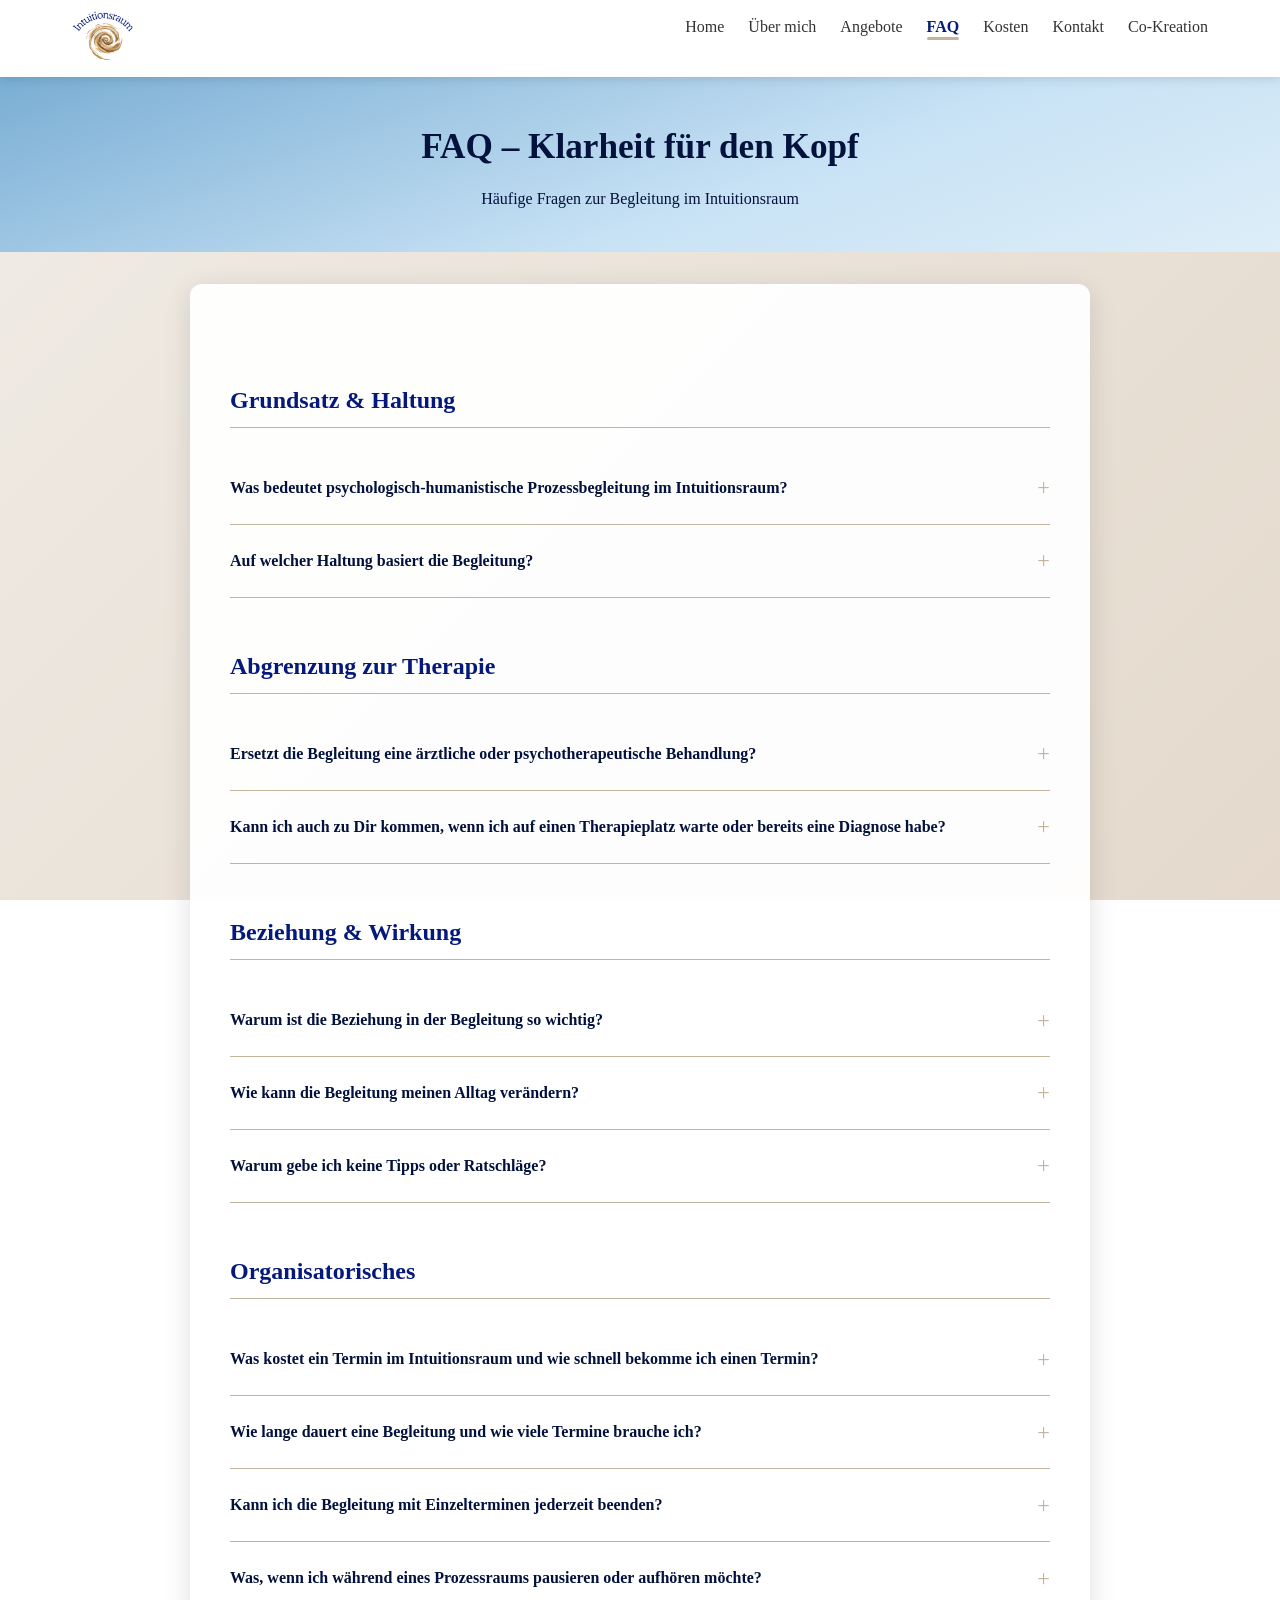
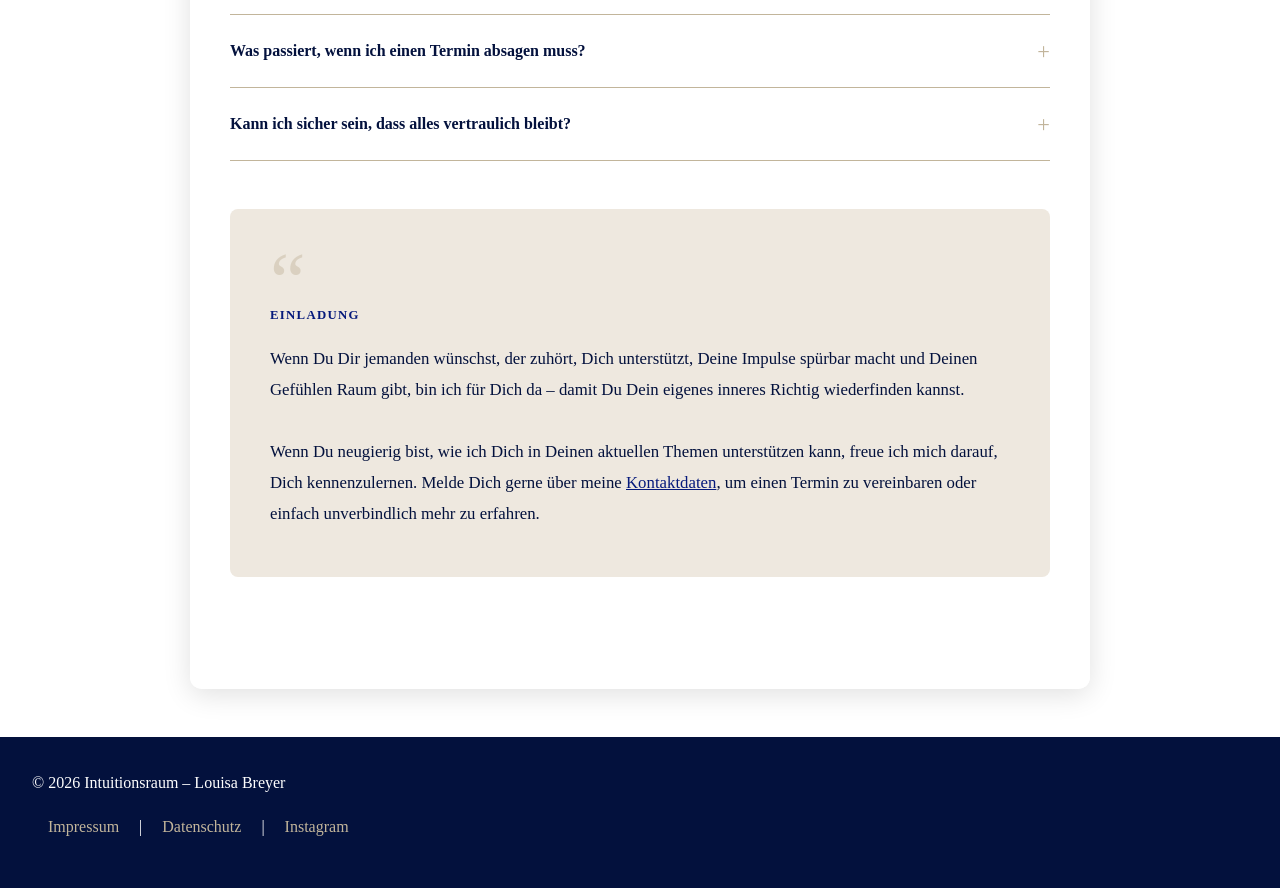
<file: faq.html>
<!DOCTYPE html>
<html lang="de">
<head>
<meta charset="UTF-8">
<meta name="viewport" content="width=device-width, initial-scale=1.0">
<title>FAQ &ndash; Intuitionsraum Louisa Breyer</title>
<link rel="stylesheet" href="shared.css">
</head>
<body>
<header><nav>
<a href="index.html" class="logo"><img src="images/intuitionsraum-logo-louisa-breyer.png" alt="Intuitionsraum &ndash; Louisa Breyer, psychologisch-humanistische Prozessbegleitung in Saarburg"></a>
<ul><li><a href="index.html">Home</a></li><li class="has-dropdown"><a href="ueber-mich.html">&#220;ber mich</a><ul class="dropdown"><li><a href="ueber-mich.html">&#220;ber mich</a></li><li><a href="naehkaestchen.html">Aus dem N&auml;hk&auml;stchen</a></li></ul></li><li><a href="angebote.html">Angebote</a></li><li><a href="faq.html" class="active">FAQ</a></li><li><a href="kosten.html">Kosten</a></li><li><a href="kontakt.html">Kontakt</a></li><li><a href="co-kreativ.html">Co-Kreation</a></li></ul>
</nav></header>

<div class="subhero">
    <h1>FAQ &ndash; Klarheit f&uuml;r den Kopf</h1>
    <p>H&auml;ufige Fragen zur Begleitung im Intuitionsraum</p>
</div>

<div class="container">
<section>

    <h2 class="unterabschnitt">Grundsatz &amp; Haltung</h2>
    <div class="faq-liste">

    <div class="faq-item">
        <button class="faq-frage" aria-expanded="false">
            Was bedeutet psychologisch-humanistische Prozessbegleitung im Intuitionsraum?
            <span class="faq-icon">+</span>
        </button>
        <div class="faq-antwort">
            <p>Ich nenne mein Angebot bewusst psychologisch-humanistische Prozessbegleitung &ndash; nicht
            Beratung, Coaching oder Pers&ouml;nlichkeitsentwicklung. Diese Begriffe werden oft mit
            Ratschl&auml;gen, schnellen L&ouml;sungen oder Zielvorgaben verbunden. Mein Ansatz ist anders: Im
            Intuitionsraum verstehe ich meine Form der Begleitung als einen achtsamen, prozessorientierten Weg
            zur&uuml;ck zu Dir selbst. Meine Aufgabe ist es, den Raum zu halten, zuzuh&ouml;ren, zu spiegeln und
            zu verlangsamen, damit Du Dein eigenes Erleben klarer wahrnehmen und Vertrauen in Deine innere
            Orientierung entwickeln kannst. Dabei nutze ich mein psychologisches Fachwissen unterst&uuml;tzend,
            nicht, um Antworten vorzugeben, sondern um Selbstwahrnehmung und innere Klarheit zu f&ouml;rdern.</p>
        </div>
    </div>

    <div class="faq-item">
        <button class="faq-frage" aria-expanded="false">
            Auf welcher Haltung basiert die Begleitung?
            <span class="faq-icon">+</span>
        </button>
        <div class="faq-antwort">
            <p>Mein Ansatz ist von der humanistischen Psychologie, der gestalttherapeutischen (Laura Perls) und der
            personzentrierten Haltung (Carl Rogers) gepr&auml;gt. Ver&auml;nderung entsteht nicht durch &auml;u&szlig;ere
            Vorgaben, sondern durch bewusstes Erleben Deiner eigenen Wahrheit im Hier und Jetzt. Du lernst, in Kontakt
            zu treten &ndash; mit Dir selbst, Deinen Gef&uuml;hlen und einem Gegen&uuml;ber &ndash; um Schritt f&uuml;r
            Schritt innere Haltungen und Handlungsm&ouml;glichkeiten zu entdecken, die in Dir wachsen m&ouml;chten.</p>
        </div>
    </div>

    </div>

    <h2 class="unterabschnitt">Abgrenzung zur Therapie</h2>
    <div class="faq-liste">

    <div class="faq-item">
        <button class="faq-frage" aria-expanded="false">
            Ersetzt die Begleitung eine &auml;rztliche oder psychotherapeutische Behandlung?
            <span class="faq-icon">+</span>
        </button>
        <div class="faq-antwort">
            <p>Nein. Meine Begleitung ist unterst&uuml;tzend und wohltuend, f&ouml;rdert Selbstwahrnehmung und neue
            Perspektiven, ersetzt aber keine medizinische oder psychotherapeutische Behandlung. Ich stelle keine
            Diagnosen, behandle keine klinischen Krankheitsbilder und gebe keine Heilversprechen.</p>
        </div>
    </div>

    <div class="faq-item">
        <button class="faq-frage" aria-expanded="false">
            Kann ich auch zu Dir kommen, wenn ich auf einen Therapieplatz warte oder bereits eine Diagnose habe?
            <span class="faq-icon">+</span>
        </button>
        <div class="faq-antwort">
            <p>Ja. Durch &uuml;ber zehn Jahre psychosoziale Begleitung, auch von Menschen mit chronischen
            Erkrankungen, kann ich Dir in dieser Zeit mit st&uuml;tzenden Gespr&auml;chen zur Seite stehen, bis
            Du die passende therapeutische Unterst&uuml;tzung gefunden hast.</p>
        </div>
    </div>

    </div>

    <h2 class="unterabschnitt">Beziehung &amp; Wirkung</h2>
    <div class="faq-liste">

    <div class="faq-item">
        <button class="faq-frage" aria-expanded="false">
            Warum ist die Beziehung in der Begleitung so wichtig?
            <span class="faq-icon">+</span>
        </button>
        <div class="faq-antwort">
            <p>In meiner Begleitung ist die Beziehung selbst ein zentraler Teil des Prozesses. In ihr kannst Du
            sp&uuml;ren, wie es ist, wirklich gesehen, geh&ouml;rt und gehalten zu werden. Du kannst ausprobieren,
            Dich zu zeigen, Deine Grenzen zu setzen und auf Deine Gef&uuml;hle zu achten &ndash; alles in Deinem
            eigenen Tempo. Gleichzeitig werden alte Muster sichtbar: Gewohnheiten von Vermeidung, Anpassung oder
            automatisch &bdquo;funktionierendem Verhalten&ldquo;. In einem sicheren, wertsch&auml;tzenden Raum kannst
            Du diese Muster erkennen und bewusst neue Beziehungserfahrungen machen &ndash; die Dich st&auml;rken und
            Deine eigene Integrit&auml;t unterst&uuml;tzen.</p>
        </div>
    </div>

    <div class="faq-item">
        <button class="faq-frage" aria-expanded="false">
            Wie kann die Begleitung meinen Alltag ver&auml;ndern?
            <span class="faq-icon">+</span>
        </button>
        <div class="faq-antwort">
            <p>Die Begleitung kann Dich dabei unterst&uuml;tzen, Deinen Alltag bewusster zu gestalten und Dich
            selbst, Deine Beziehungen und Deine beruflichen Rollen klarer wahrzunehmen sowie Entscheidungen
            ruhiger und stimmiger zu treffen.</p>
            <p>Im Alltag kann sich das zum Beispiel so zeigen:</p>
            <ul>
                <li>Du sp&uuml;rst deutlicher, was Dir wirklich entspricht, statt haupts&auml;chlich Erwartungen zu erf&uuml;llen</li>
                <li>Du triffst Entscheidungen klarer, ruhiger und stimmiger</li>
                <li>Du gehst bewusster mit innerem Druck, Unsicherheit oder Ambivalenz um</li>
                <li>Du nimmst Deine Grenzen fr&uuml;her wahr und kannst sie klarer kommunizieren</li>
                <li>Du entwickelst einen freundlicheren und gleichzeitig ehrlicheren Umgang mit Dir selbst</li>
                <li>Du erkennst wiederkehrende Muster in Beziehungen und im beruflichen Kontext</li>
                <li>Du kannst Kommunikations- und Konfliktsituationen bewusster gestalten</li>
                <li>Du verstehst eigene Schutz- und Anpassungsstrategien besser und kannst pr&uuml;fen, was heute noch zu Dir passt</li>
            </ul>
        </div>
    </div>

    <div class="faq-item">
        <button class="faq-frage" aria-expanded="false">
            Warum gebe ich keine Tipps oder Ratschl&auml;ge?
            <span class="faq-icon">+</span>
        </button>
        <div class="faq-antwort">
            <p>Statt Dir zu sagen, was Du tun sollst, unterst&uuml;tze ich Dich dabei, Dich selbst besser
            wahrzunehmen und eigene stimmige Antworten zu finden. So entstehen Entscheidungen, die wirklich zu
            Dir passen und sich langfristig tragf&auml;hig anf&uuml;hlen. Ich begleite Dich in seelischen
            Kl&auml;rungs- und Entwicklungsprozessen, nicht mit Lebensanleitungen.</p>
        </div>
    </div>

    </div>

    <h2 class="unterabschnitt">Organisatorisches</h2>
    <div class="faq-liste">

    <div class="faq-item">
        <button class="faq-frage" aria-expanded="false">
            Was kostet ein Termin im Intuitionsraum und wie schnell bekomme ich einen Termin?
            <span class="faq-icon">+</span>
        </button>
        <div class="faq-antwort">
            <p>Alle Termine sind grunds&auml;tzlich f&uuml;r Selbstzahlerinnen.</p>
            <p>Im beruflichen Kontext ist zudem eine Abrechnung &uuml;ber Unternehmen m&ouml;glich, sodass
            Gespr&auml;che beispielsweise &uuml;ber ein Coaching- oder Weiterbildungsbudget finanziert werden
            k&ouml;nnen.</p>
            <p>Die aktuellen Preise findest Du unter
            <a href="kosten.html" style="color: var(--primary-color);">&bdquo;Kosten und Formate&ldquo;</a>.</p>
            <p>Je nach Auslastung sind Termine in der Regel zeitnah m&ouml;glich. Bei Interesse oder Fragen
            kannst Du Dich gerne &uuml;ber meine Kontaktdaten melden.</p>
        </div>
    </div>

    <div class="faq-item">
        <button class="faq-frage" aria-expanded="false">
            Wie lange dauert eine Begleitung und wie viele Termine brauche ich?
            <span class="faq-icon">+</span>
        </button>
        <div class="faq-antwort">
            <p>Das ist individuell und h&auml;ngt von Deinem Anliegen und Deinem Tempo ab.</p>
            <p>Die ersten 3&ndash;5 Termine dienen in der Regel der Orientierung: Wir kl&auml;ren gemeinsam, wie
            sich die Zusammenarbeit anf&uuml;hlt und welche Form der Begleitung f&uuml;r Dich stimmig ist.</p>
            <p>Manche Themen lassen sich in wenigen Sitzungen kl&auml;ren, andere entwickeln &uuml;ber einen
            l&auml;ngeren Zeitraum mehr Tiefe.</p>
            <p>Die Begleitung kann daher punktuell oder als l&auml;ngerer Prozessraum gestaltet werden. Eine
            ausf&uuml;hrliche Beschreibung des Prozessraums findest Du unter
            <a href="kosten.html" style="color: var(--primary-color);">&bdquo;Kosten und Formate&ldquo;</a>.</p>
        </div>
    </div>

    <div class="faq-item">
        <button class="faq-frage" aria-expanded="false">
            Kann ich die Begleitung mit Einzelterminen jederzeit beenden?
            <span class="faq-icon">+</span>
        </button>
        <div class="faq-antwort">
            <p>Ja, Einzeltermine werden von Mal zu Mal vereinbart &ndash; Du entscheidest jedes Mal neu, ob und
            wann Du den n&auml;chsten Termin buchst. Der Prozess ist flexibel. Ich empfehle jedoch,
            Ver&auml;nderungen oder das Ende der Begleitung vorab gemeinsam zu reflektieren, damit wir den
            Prozess bewusst und stimmig f&uuml;r Dich abrunden k&ouml;nnen.</p>
        </div>
    </div>

    <div class="faq-item">
        <button class="faq-frage" aria-expanded="false">
            Was, wenn ich w&auml;hrend eines Prozessraums pausieren oder aufh&ouml;ren m&ouml;chte?
            <span class="faq-icon">+</span>
        </button>
        <div class="faq-antwort">
            <p>Der Prozessraum ist bewusst als verbindlicher Rahmen angelegt &ndash; diese Entscheidung
            sch&uuml;tzt Dich auch davor, in Phasen vermeintlicher Stagnation vorschnell aufzuh&ouml;ren, kurz
            bevor sich etwas Neues zeigen kann.</p>
            <p>Bereits bezahlte Prozessraumkontingente verfallen nicht, sie bleiben bestehen und k&ouml;nnen zu
            einem sp&auml;teren Zeitpunkt fortgesetzt werden. Eine R&uuml;ckerstattung ist nicht m&ouml;glich.</p>
        </div>
    </div>

    <div class="faq-item">
        <button class="faq-frage" aria-expanded="false">
            Was passiert, wenn ich einen Termin absagen muss?
            <span class="faq-icon">+</span>
        </button>
        <div class="faq-antwort">
            <p>Bitte informiere mich so fr&uuml;h wie m&ouml;glich, wenn Du einen Termin nicht wahrnehmen kannst.
            Bei Absagen weniger als 24 Stunden vorher f&auml;llt eine Ausfallgeb&uuml;hr an, da der Termin dann
            kurzfristig nicht neu vergeben werden kann. Die genauen Konditionen zum Ausfallhonorar findest Du
            unter <a href="kosten.html" style="color: var(--primary-color);">&bdquo;Kosten und Formate&ldquo;</a>.</p>
        </div>
    </div>

    <div class="faq-item">
        <button class="faq-frage" aria-expanded="false">
            Kann ich sicher sein, dass alles vertraulich bleibt?
            <span class="faq-icon">+</span>
        </button>
        <div class="faq-antwort">
            <p>Ich lege gro&szlig;en Wert auf Verschwiegenheit und einen gesch&uuml;tzten Rahmen. Alles, was Du
            mit mir teilst, bleibt vertraulich und wird nicht an Dritte weitergegeben.</p>
            <p>Weder Krankenkassen noch Arbeitgeber erhalten Informationen &uuml;ber Inhalte unserer
            Gespr&auml;che.</p>
        </div>
    </div>

    </div><!-- /faq-liste -->

<div class="zitat-box" style="margin-top: 3rem;">
    <span class="zitat-label">Einladung</span>
    <blockquote style="font-style: normal;">
        Wenn Du Dir jemanden w&uuml;nschst, der zuh&ouml;rt, Dich unterst&uuml;tzt, Deine Impulse sp&uuml;rbar
        macht und Deinen Gef&uuml;hlen Raum gibt, bin ich f&uuml;r Dich da &ndash; damit Du Dein eigenes inneres
        Richtig wiederfinden kannst.<br><br>
        Wenn Du neugierig bist, wie ich Dich in Deinen aktuellen Themen unterst&uuml;tzen kann, freue ich mich
        darauf, Dich kennenzulernen. Melde Dich gerne &uuml;ber meine
        <a href="kontakt.html" style="color: var(--primary-color);">Kontaktdaten</a>, um einen Termin zu
        vereinbaren oder einfach unverbindlich mehr zu erfahren.
    </blockquote>
</div>

</section>
</div>

<footer>
<p>&copy; <span class="copyright-year">2026</span> Intuitionsraum &ndash; Louisa Breyer</p>
<p><a href="impressum.html">Impressum</a> | <a href="datenschutz.html">Datenschutz</a> | <a href="https://www.instagram.com/intuitionsraum" target="_blank" rel="noopener">Instagram</a></p>
</footer>

<script src="shared.js"></script>
</body>
</html>
</file>
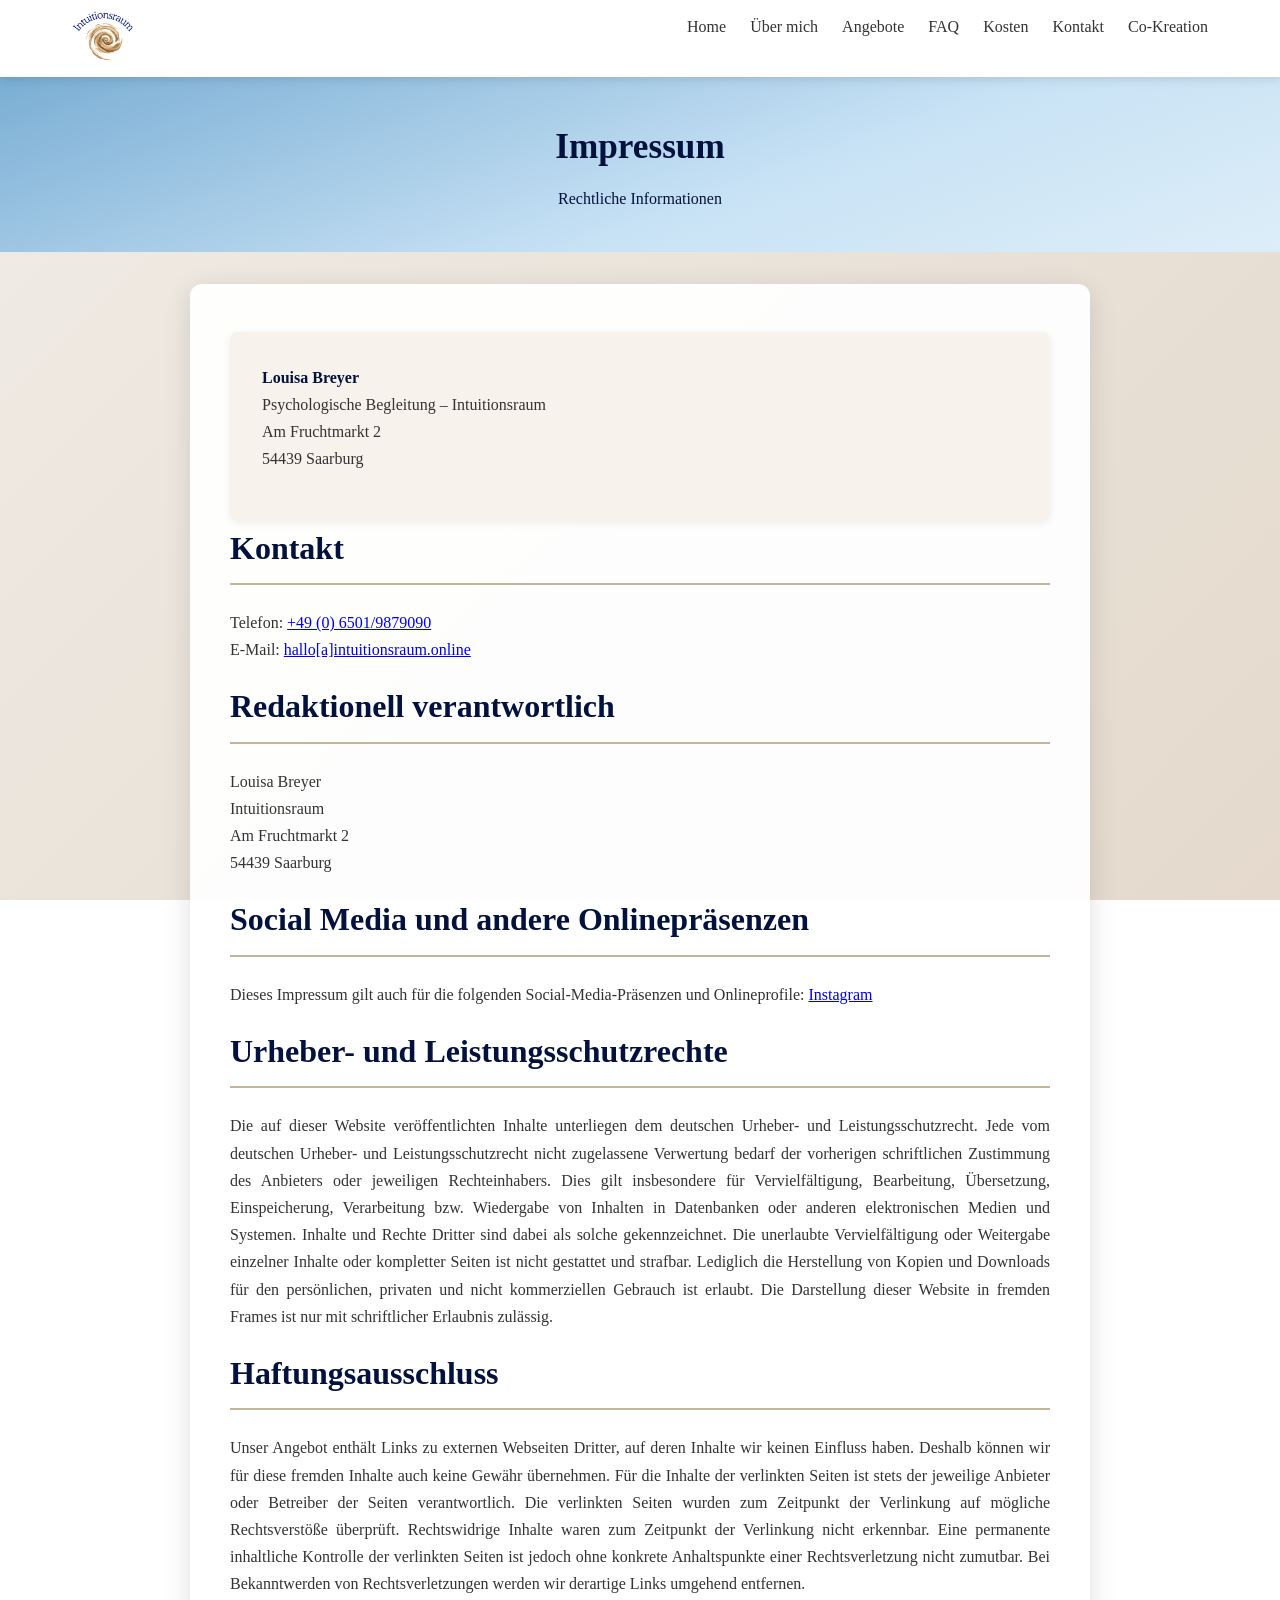
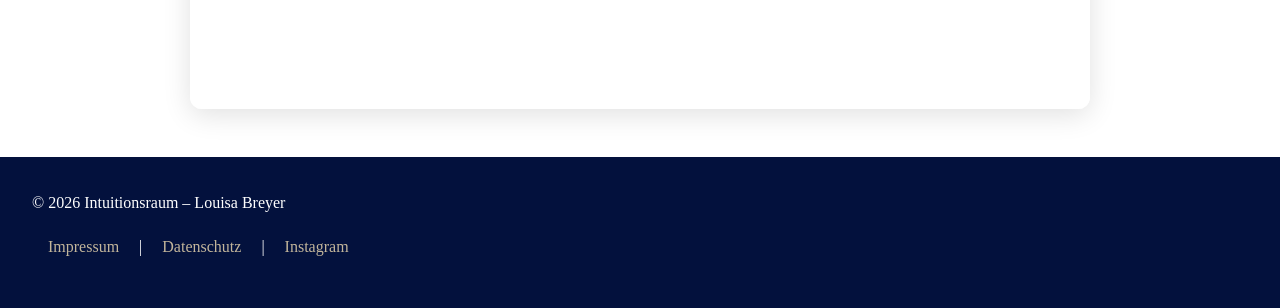
<file: impressum.html>
<!DOCTYPE html>
<html lang="de">
<head>
<meta charset="UTF-8">
<meta name="viewport" content="width=device-width, initial-scale=1.0">
<title>Impressum &ndash; Intuitionsraum</title>
<link rel="stylesheet" href="shared.css">
</head>
<body>
<header><nav>
<a href="index.html" class="logo"><img src="images/intuitionsraum-logo-louisa-breyer.png" alt="Intuitionsraum &ndash; Louisa Breyer, psychologisch-humanistische Prozessbegleitung in Saarburg"></a>
<ul><li><a href="index.html">Home</a></li><li class="has-dropdown"><a href="ueber-mich.html">&#220;ber mich</a><ul class="dropdown"><li><a href="ueber-mich.html">&#220;ber mich</a></li><li><a href="naehkaestchen.html">Aus dem N&auml;hk&auml;stchen</a></li></ul></li><li><a href="angebote.html">Angebote</a></li><li><a href="faq.html">FAQ</a></li><li><a href="kosten.html">Kosten</a></li><li><a href="kontakt.html">Kontakt</a></li><li><a href="co-kreativ.html">Co-Kreation</a></li></ul>
</nav></header>

<div class="subhero">
    <h1>Impressum</h1>
    <p>Rechtliche Informationen</p>
</div>

<div class="container">
<section>
    <div class="kontakt">
        <p><strong>Louisa Breyer</strong><br>
        Psychologische Begleitung &ndash; Intuitionsraum<br>
        Am Fruchtmarkt 2<br>
        54439 Saarburg</p>
    </div>

    <h2>Kontakt</h2>
    <p>
        Telefon: <a href="tel:+4965019879090">+49 (0) 6501/9879090</a><br>
        E-Mail: <a href="mailto:hallo@intuitionsraum.online">hallo[a]intuitionsraum.online</a>
    </p>

    <h2>Redaktionell verantwortlich</h2>
    <p>
        Louisa Breyer<br>
        Intuitionsraum<br>
        Am Fruchtmarkt 2<br>
        54439 Saarburg
    </p>

    <h2>Social Media und andere Onlinepräsenzen</h2>
    <p>Dieses Impressum gilt auch für die folgenden Social-Media-Präsenzen und Onlineprofile: <a href="https://www.instagram.com/intuitionsraum" target="_blank" rel="noopener">Instagram</a></p>

    <h2>Urheber- und Leistungsschutzrechte</h2>
    <p>Die auf dieser Website veröffentlichten Inhalte unterliegen dem deutschen Urheber- und Leistungsschutzrecht. Jede vom deutschen Urheber- und Leistungsschutzrecht nicht zugelassene Verwertung bedarf der vorherigen schriftlichen Zustimmung des Anbieters oder jeweiligen Rechteinhabers. Dies gilt insbesondere für Vervielfältigung, Bearbeitung, Übersetzung, Einspeicherung, Verarbeitung bzw. Wiedergabe von Inhalten in Datenbanken oder anderen elektronischen Medien und Systemen. Inhalte und Rechte Dritter sind dabei als solche gekennzeichnet. Die unerlaubte Vervielfältigung oder Weitergabe einzelner Inhalte oder kompletter Seiten ist nicht gestattet und strafbar. Lediglich die Herstellung von Kopien und Downloads für den persönlichen, privaten und nicht kommerziellen Gebrauch ist erlaubt. Die Darstellung dieser Website in fremden Frames ist nur mit schriftlicher Erlaubnis zulässig.</p>

    <h2>Haftungsausschluss</h2>
    <p>Unser Angebot enthält Links zu externen Webseiten Dritter, auf deren Inhalte wir keinen Einfluss haben. Deshalb können wir für diese fremden Inhalte auch keine Gewähr übernehmen. Für die Inhalte der verlinkten Seiten ist stets der jeweilige Anbieter oder Betreiber der Seiten verantwortlich. Die verlinkten Seiten wurden zum Zeitpunkt der Verlinkung auf mögliche Rechtsverstöße überprüft. Rechtswidrige Inhalte waren zum Zeitpunkt der Verlinkung nicht erkennbar. Eine permanente inhaltliche Kontrolle der verlinkten Seiten ist jedoch ohne konkrete Anhaltspunkte einer Rechtsverletzung nicht zumutbar. Bei Bekanntwerden von Rechtsverletzungen werden wir derartige Links umgehend entfernen.</p>
</section>
</div>

<footer>
<p>&copy; <span class="copyright-year">2026</span> Intuitionsraum &ndash; Louisa Breyer</p>
<p><a href="impressum.html">Impressum</a> | <a href="datenschutz.html">Datenschutz</a> | <a href="https://www.instagram.com/intuitionsraum" target="_blank" rel="noopener">Instagram</a></p>
</footer>

<script src="shared.js"></script>
</body>
</html>
</file>
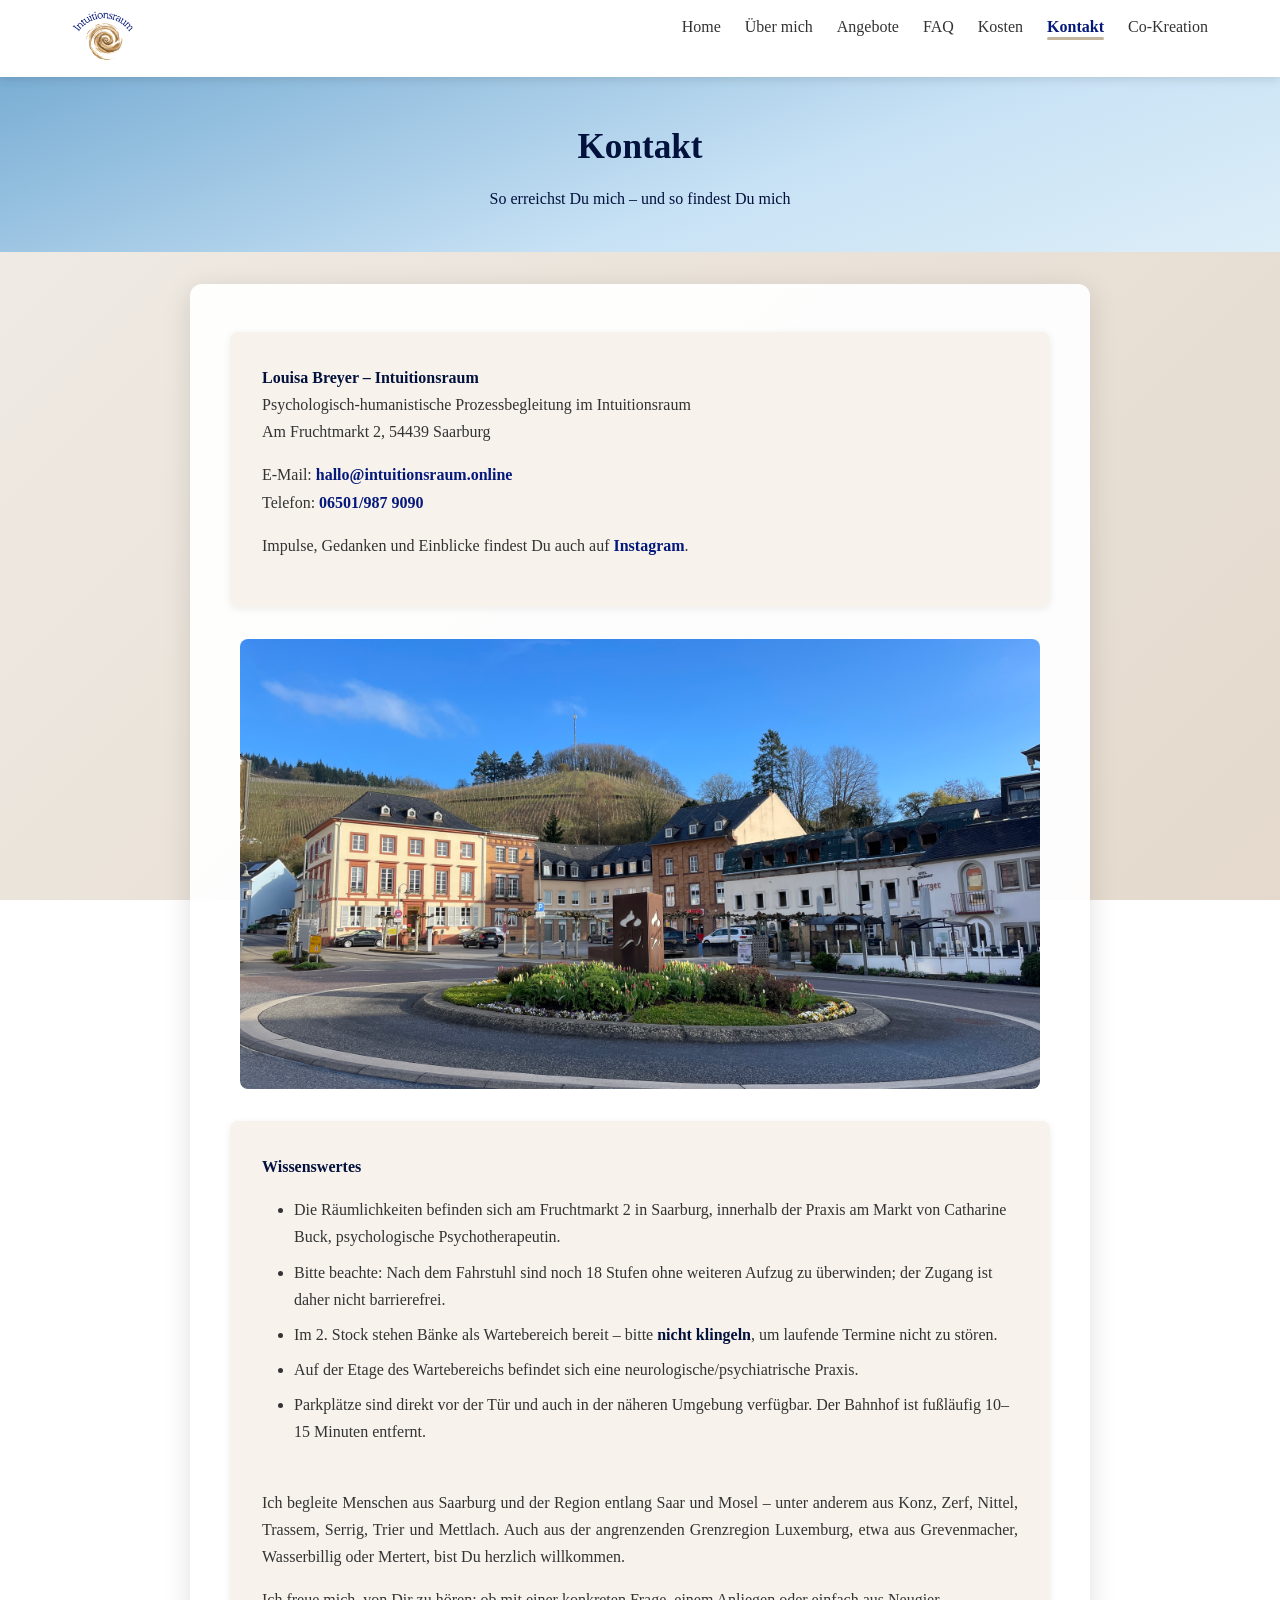
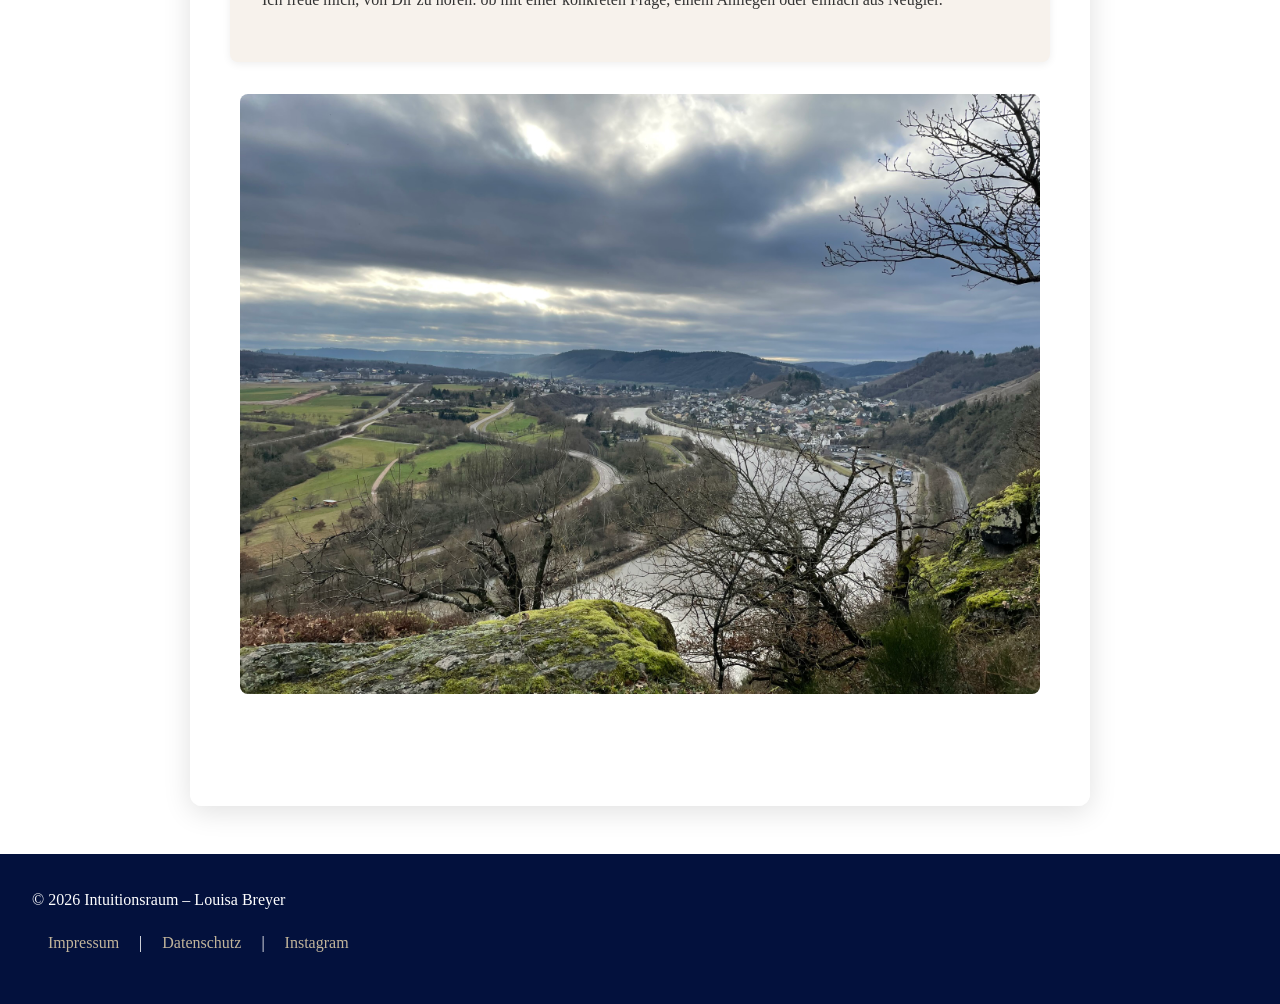
<file: kontakt.html>
<!DOCTYPE html>
<html lang="de">
<head>
<meta charset="UTF-8">
<meta name="viewport" content="width=device-width, initial-scale=1.0">
<title>Kontakt &ndash; Intuitionsraum Louisa Breyer</title>
<link rel="stylesheet" href="shared.css">
</head>
<body>
<header><nav>
<a href="index.html" class="logo"><img src="images/intuitionsraum-logo-louisa-breyer.png" alt="Intuitionsraum &ndash; Louisa Breyer, psychologisch-humanistische Prozessbegleitung in Saarburg"></a>
<ul><li><a href="index.html">Home</a></li><li class="has-dropdown"><a href="ueber-mich.html">&#220;ber mich</a><ul class="dropdown"><li><a href="ueber-mich.html">&#220;ber mich</a></li><li><a href="naehkaestchen.html">Aus dem N&auml;hk&auml;stchen</a></li></ul></li><li><a href="angebote.html">Angebote</a></li><li><a href="faq.html">FAQ</a></li><li><a href="kosten.html">Kosten</a></li><li><a href="kontakt.html" class="active">Kontakt</a></li><li><a href="co-kreativ.html">Co-Kreation</a></li></ul>
</nav></header>

<div class="subhero">
    <h1>Kontakt</h1>
    <p>So erreichst Du mich &ndash; und so findest Du mich</p>
</div>

<div class="container">
<section>
    <div class="kontakt">
        <p><strong>Louisa Breyer &ndash; Intuitionsraum</strong><br>
        Psychologisch-humanistische Prozessbegleitung im Intuitionsraum<br>
        Am Fruchtmarkt 2, 54439 Saarburg</p>

        <p>E-Mail: <span class="email-link" data-user="hallo" data-domain="intuitionsraum.online"></span><br>
        Telefon: <a href="tel:065019879090">06501/987&nbsp;9090</a></p>

        <p>Impulse, Gedanken und Einblicke findest Du auch auf
        <a href="https://www.instagram.com/intuitionsraum" target="_blank" rel="noopener">Instagram</a>.</p>
    </div>

    <img src="images/fruchtmarktkreisel-saarburg-anfahrt-intuitionsraum.jpeg" alt="Fruchtmarktkreisel in Saarburg &ndash; Anfahrt zum Intuitionsraum am Fruchtmarkt 2" style="width:100%; max-width:800px; display:block; margin:2rem auto; border-radius:8px;">

    <div class="kontakt">
        <p><strong>Wissenswertes</strong></p>
        <ul>
            <li>Die R&auml;umlichkeiten befinden sich am Fruchtmarkt 2 in Saarburg, innerhalb der Praxis am Markt von Catharine Buck, psychologische Psychotherapeutin.</li>
            <li>Bitte beachte: Nach dem Fahrstuhl sind noch 18 Stufen ohne weiteren Aufzug zu &uuml;berwinden; der Zugang ist daher nicht barrierefrei.</li>
            <li>Im 2. Stock stehen B&auml;nke als Wartebereich bereit &ndash; bitte <strong>nicht klingeln</strong>, um laufende Termine nicht zu st&ouml;ren.</li>
            <li>Auf der Etage des Wartebereichs befindet sich eine neurologische/psychiatrische Praxis.</li>
            <li>Parkpl&auml;tze sind direkt vor der T&uuml;r und auch in der n&auml;heren Umgebung verf&uuml;gbar. Der Bahnhof ist fu&szlig;l&auml;ufig 10&ndash;15 Minuten entfernt.</li>
        </ul>

        <br>
        <p>Ich begleite Menschen aus Saarburg und der Region entlang Saar und Mosel &ndash; unter anderem aus
        Konz, Zerf, Nittel, Trassem, Serrig, Trier und Mettlach. Auch aus der angrenzenden Grenzregion
        Luxemburg, etwa aus Grevenmacher, Wasserbillig oder Mertert, bist Du herzlich willkommen.</p>

        <p>Ich freue mich, von Dir zu h&ouml;ren: ob mit einer konkreten Frage, einem Anliegen oder einfach aus
        Neugier.</p>
    </div>
    <img src="images/blick-auf-saarburg-intuitionsraum.jpeg" alt="Blick auf Saarburg &ndash; Standort des Intuitionsraums" style="width:100%; max-width:800px; display:block; margin:2rem auto; border-radius:8px;">
</section>
</div>

<footer>
<p>&copy; <span class="copyright-year">2026</span> Intuitionsraum &ndash; Louisa Breyer</p>
<p><a href="impressum.html">Impressum</a> | <a href="datenschutz.html">Datenschutz</a> | <a href="https://www.instagram.com/intuitionsraum" target="_blank" rel="noopener">Instagram</a></p>
</footer>

<script src="shared.js"></script>
</body>
</html>
</file>
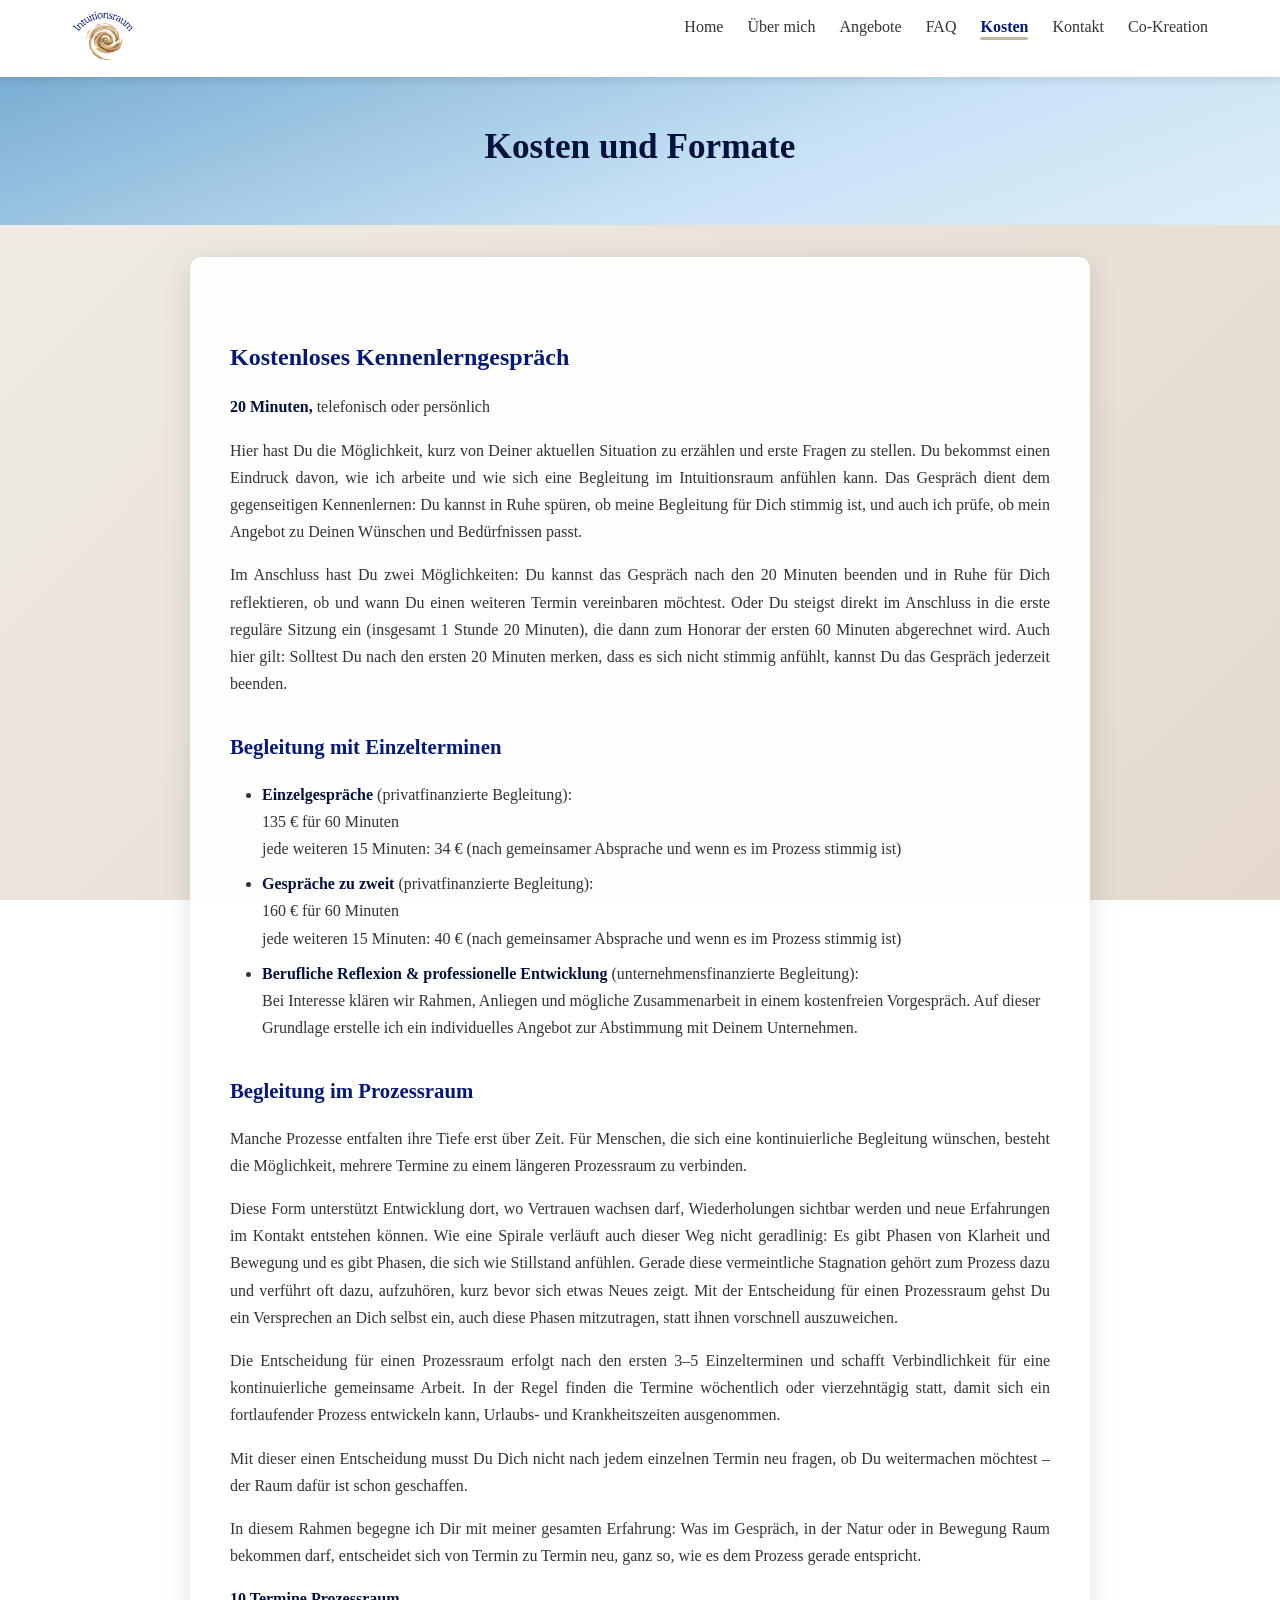
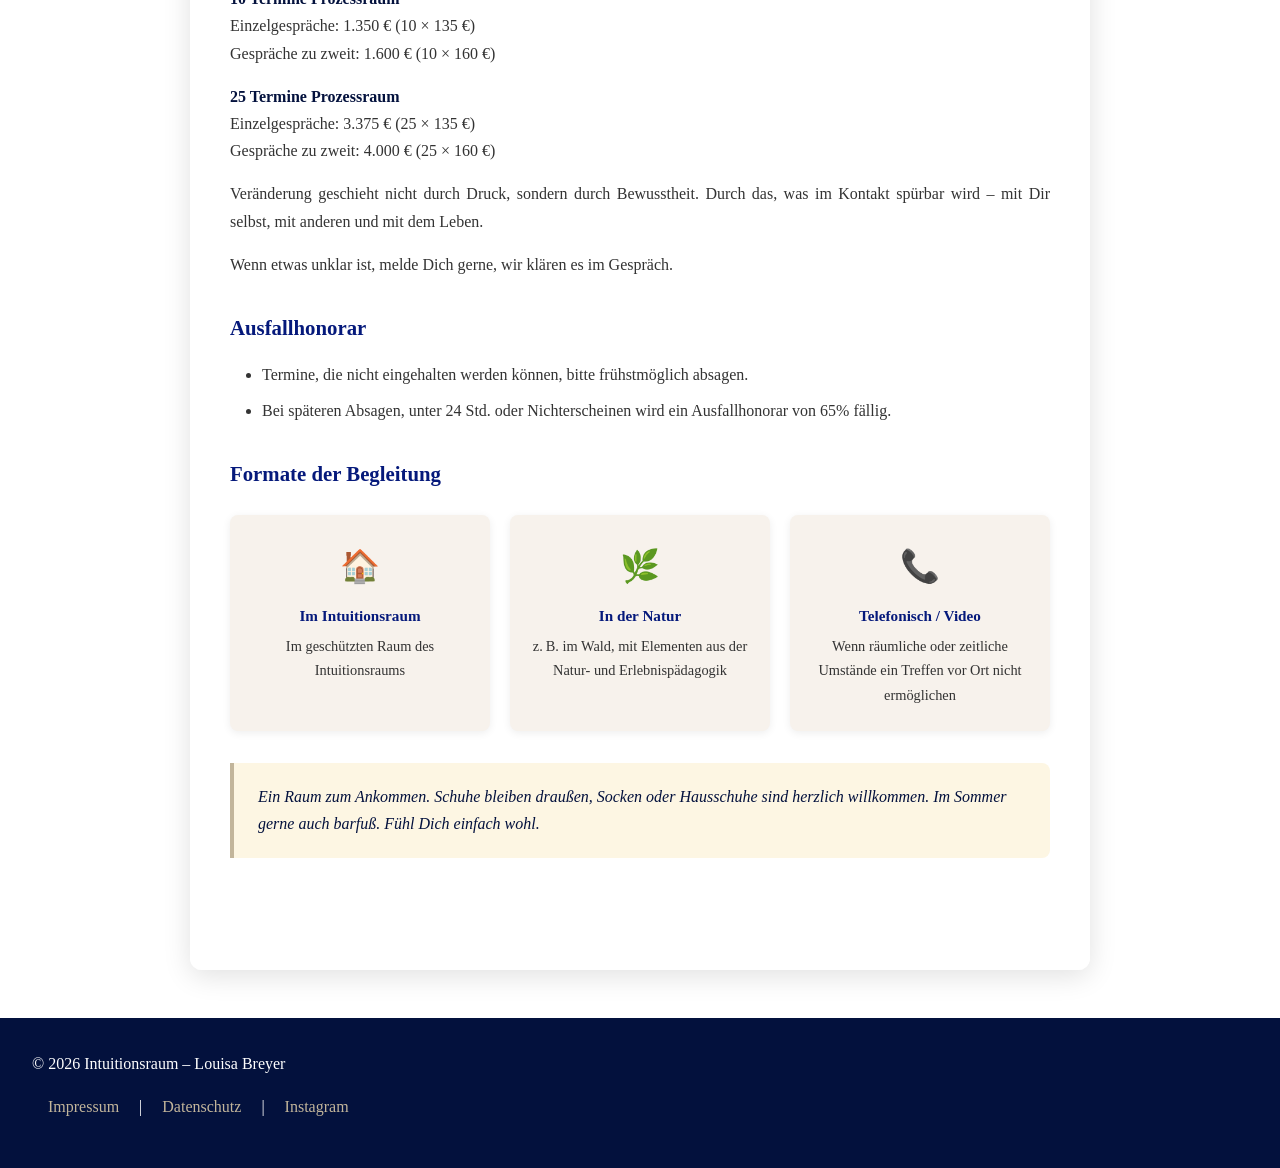
<file: kosten.html>
<!DOCTYPE html>
<html lang="de">
<head>
<meta charset="UTF-8">
<meta name="viewport" content="width=device-width, initial-scale=1.0">
<title>Kosten und Formate &ndash; Intuitionsraum</title>
<link rel="stylesheet" href="shared.css">
</head>
<body>
<header><nav>
<a href="index.html" class="logo"><img src="images/intuitionsraum-logo-louisa-breyer.png" alt="Intuitionsraum &ndash; Louisa Breyer, psychologisch-humanistische Prozessbegleitung in Saarburg"></a>
<ul><li><a href="index.html">Home</a></li><li class="has-dropdown"><a href="ueber-mich.html">&#220;ber mich</a><ul class="dropdown"><li><a href="ueber-mich.html">&#220;ber mich</a></li><li><a href="naehkaestchen.html">Aus dem N&auml;hk&auml;stchen</a></li></ul></li><li><a href="angebote.html">Angebote</a></li><li><a href="faq.html">FAQ</a></li><li><a href="kosten.html" class="active">Kosten</a></li><li><a href="kontakt.html">Kontakt</a></li><li><a href="co-kreativ.html">Co-Kreation</a></li></ul>
</nav></header>

<div class="subhero">
    <h1>Kosten und Formate</h1>
</div>

<div class="container">
<section>
    <div class="kosten-box">
        <h3>Kostenloses Kennenlerngespr&auml;ch</h3>
    </div>

    <div class="content-block">
        <p><strong>20 Minuten,</strong> telefonisch oder pers&ouml;nlich</p>
        <p>Hier hast Du die M&ouml;glichkeit, kurz von Deiner aktuellen Situation zu erz&auml;hlen und erste
        Fragen zu stellen. Du bekommst einen Eindruck davon, wie ich arbeite und wie sich eine Begleitung im
        Intuitionsraum anf&uuml;hlen kann. Das Gespr&auml;ch dient dem gegenseitigen Kennenlernen: Du kannst in
        Ruhe sp&uuml;ren, ob meine Begleitung f&uuml;r Dich stimmig ist, und auch ich pr&uuml;fe, ob mein Angebot
        zu Deinen W&uuml;nschen und Bed&uuml;rfnissen passt.</p>
        <p>Im Anschluss hast Du zwei M&ouml;glichkeiten: Du kannst das Gespr&auml;ch nach den 20 Minuten beenden
        und in Ruhe f&uuml;r Dich reflektieren, ob und wann Du einen weiteren Termin vereinbaren m&ouml;chtest.
        Oder Du steigst direkt im Anschluss in die erste regul&auml;re Sitzung ein (insgesamt 1 Stunde 20
        Minuten), die dann zum Honorar der ersten 60 Minuten abgerechnet wird. Auch hier gilt: Solltest Du nach
        den ersten 20 Minuten merken, dass es sich nicht stimmig anf&uuml;hlt, kannst Du das Gespr&auml;ch
        jederzeit beenden.</p>
    </div>

    <div class="content-block">
        <h3>Begleitung mit Einzelterminen</h3>
        <ul>
            <li><strong>Einzelgespr&auml;che</strong> (privatfinanzierte Begleitung):<br>
            135&nbsp;&euro; f&uuml;r 60 Minuten<br>
            jede weiteren 15 Minuten: 34&nbsp;&euro; (nach gemeinsamer Absprache und wenn es im Prozess stimmig ist)</li>
            <li><strong>Gespr&auml;che zu zweit</strong> (privatfinanzierte Begleitung):<br>
            160&nbsp;&euro; f&uuml;r 60 Minuten<br>
            jede weiteren 15 Minuten: 40&nbsp;&euro; (nach gemeinsamer Absprache und wenn es im Prozess stimmig ist)</li>
            <li><strong>Berufliche Reflexion &amp; professionelle Entwicklung</strong> (unternehmensfinanzierte Begleitung):<br>
            Bei Interesse kl&auml;ren wir Rahmen, Anliegen und m&ouml;gliche Zusammenarbeit in einem kostenfreien
            Vorgespr&auml;ch. Auf dieser Grundlage erstelle ich ein individuelles Angebot zur Abstimmung mit
            Deinem Unternehmen.</li>
        </ul>
    </div>

    <div class="content-block">
        <h3>Begleitung im Prozessraum</h3>
        <p>Manche Prozesse entfalten ihre Tiefe erst &uuml;ber Zeit. F&uuml;r Menschen, die sich eine
        kontinuierliche Begleitung w&uuml;nschen, besteht die M&ouml;glichkeit, mehrere Termine zu einem
        l&auml;ngeren Prozessraum zu verbinden.</p>
        <p>Diese Form unterst&uuml;tzt Entwicklung dort, wo Vertrauen wachsen darf, Wiederholungen sichtbar
        werden und neue Erfahrungen im Kontakt entstehen k&ouml;nnen. Wie eine Spirale verl&auml;uft auch dieser
        Weg nicht geradlinig: Es gibt Phasen von Klarheit und Bewegung und es gibt Phasen, die sich wie
        Stillstand anf&uuml;hlen. Gerade diese vermeintliche Stagnation geh&ouml;rt zum Prozess dazu und
        verf&uuml;hrt oft dazu, aufzuh&ouml;ren, kurz bevor sich etwas Neues zeigt. Mit der Entscheidung f&uuml;r
        einen Prozessraum gehst Du ein Versprechen an Dich selbst ein, auch diese Phasen mitzutragen, statt
        ihnen vorschnell auszuweichen.</p>
        <p>Die Entscheidung f&uuml;r einen Prozessraum erfolgt nach den ersten 3&ndash;5 Einzelterminen und
        schafft Verbindlichkeit f&uuml;r eine kontinuierliche gemeinsame Arbeit. In der Regel finden die Termine
        w&ouml;chentlich oder vierzehnt&auml;gig statt, damit sich ein fortlaufender Prozess entwickeln kann,
        Urlaubs- und Krankheitszeiten ausgenommen.</p>
        <p>Mit dieser einen Entscheidung musst Du Dich nicht nach jedem einzelnen Termin neu fragen, ob Du
        weitermachen m&ouml;chtest &ndash; der Raum daf&uuml;r ist schon geschaffen.</p>
        <p>In diesem Rahmen begegne ich Dir mit meiner gesamten Erfahrung: Was im Gespr&auml;ch, in der Natur
        oder in Bewegung Raum bekommen darf, entscheidet sich von Termin zu Termin neu, ganz so, wie es dem
        Prozess gerade entspricht.</p>

        <p><strong>10 Termine Prozessraum</strong><br>
        Einzelgespr&auml;che: 1.350&nbsp;&euro; (10&nbsp;&times;&nbsp;135&nbsp;&euro;)<br>
        Gespr&auml;che zu zweit: 1.600&nbsp;&euro; (10&nbsp;&times;&nbsp;160&nbsp;&euro;)</p>

        <p><strong>25 Termine Prozessraum</strong><br>
        Einzelgespr&auml;che: 3.375&nbsp;&euro; (25&nbsp;&times;&nbsp;135&nbsp;&euro;)<br>
        Gespr&auml;che zu zweit: 4.000&nbsp;&euro; (25&nbsp;&times;&nbsp;160&nbsp;&euro;)</p>

        <p>Ver&auml;nderung geschieht nicht durch Druck, sondern durch Bewusstheit. Durch das, was im Kontakt
        sp&uuml;rbar wird &ndash; mit Dir selbst, mit anderen und mit dem Leben.</p>
        <p>Wenn etwas unklar ist, melde Dich gerne, wir kl&auml;ren es im Gespr&auml;ch.</p>
    </div>

    <div class="content-block">
        <h3>Ausfallhonorar</h3>
        <ul>
            <li>Termine, die nicht eingehalten werden k&ouml;nnen, bitte fr&uuml;hstm&ouml;glich absagen.</li>
            <li>Bei sp&auml;teren Absagen, unter 24 Std. oder Nichterscheinen wird ein Ausfallhonorar von 65% f&auml;llig.</li>
        </ul>
    </div>

    <h3>Formate der Begleitung</h3>
    <div class="format-grid">
        <div class="format-karte">
            <span class="format-icon">&#127968;</span>
            <strong>Im Intuitionsraum</strong>
            <p>Im gesch&uuml;tzten Raum des Intuitionsraums</p>
        </div>
        <div class="format-karte">
            <span class="format-icon">&#127807;</span>
            <strong>In der Natur</strong>
            <p>z.&thinsp;B. im Wald, mit Elementen aus der Natur- und Erlebnisp&auml;dagogik</p>
        </div>
        <div class="format-karte">
            <span class="format-icon">&#128222;</span>
            <strong>Telefonisch / Video</strong>
            <p>Wenn r&auml;umliche oder zeitliche Umst&auml;nde ein Treffen vor Ort nicht erm&ouml;glichen</p>
        </div>
    </div>

    <div class="cozy-box">
        <p>Ein Raum zum Ankommen. Schuhe bleiben drau&szlig;en, Socken oder Hausschuhe sind herzlich willkommen.
        Im Sommer gerne auch barfu&szlig;. F&uuml;hl Dich einfach wohl.</p>
    </div>
</section>
</div>

<footer>
<p>&copy; <span class="copyright-year">2026</span> Intuitionsraum &ndash; Louisa Breyer</p>
<p><a href="impressum.html">Impressum</a> | <a href="datenschutz.html">Datenschutz</a> | <a href="https://www.instagram.com/intuitionsraum" target="_blank" rel="noopener">Instagram</a></p>
</footer>

<script src="shared.js"></script>
</body>
</html>
</file>
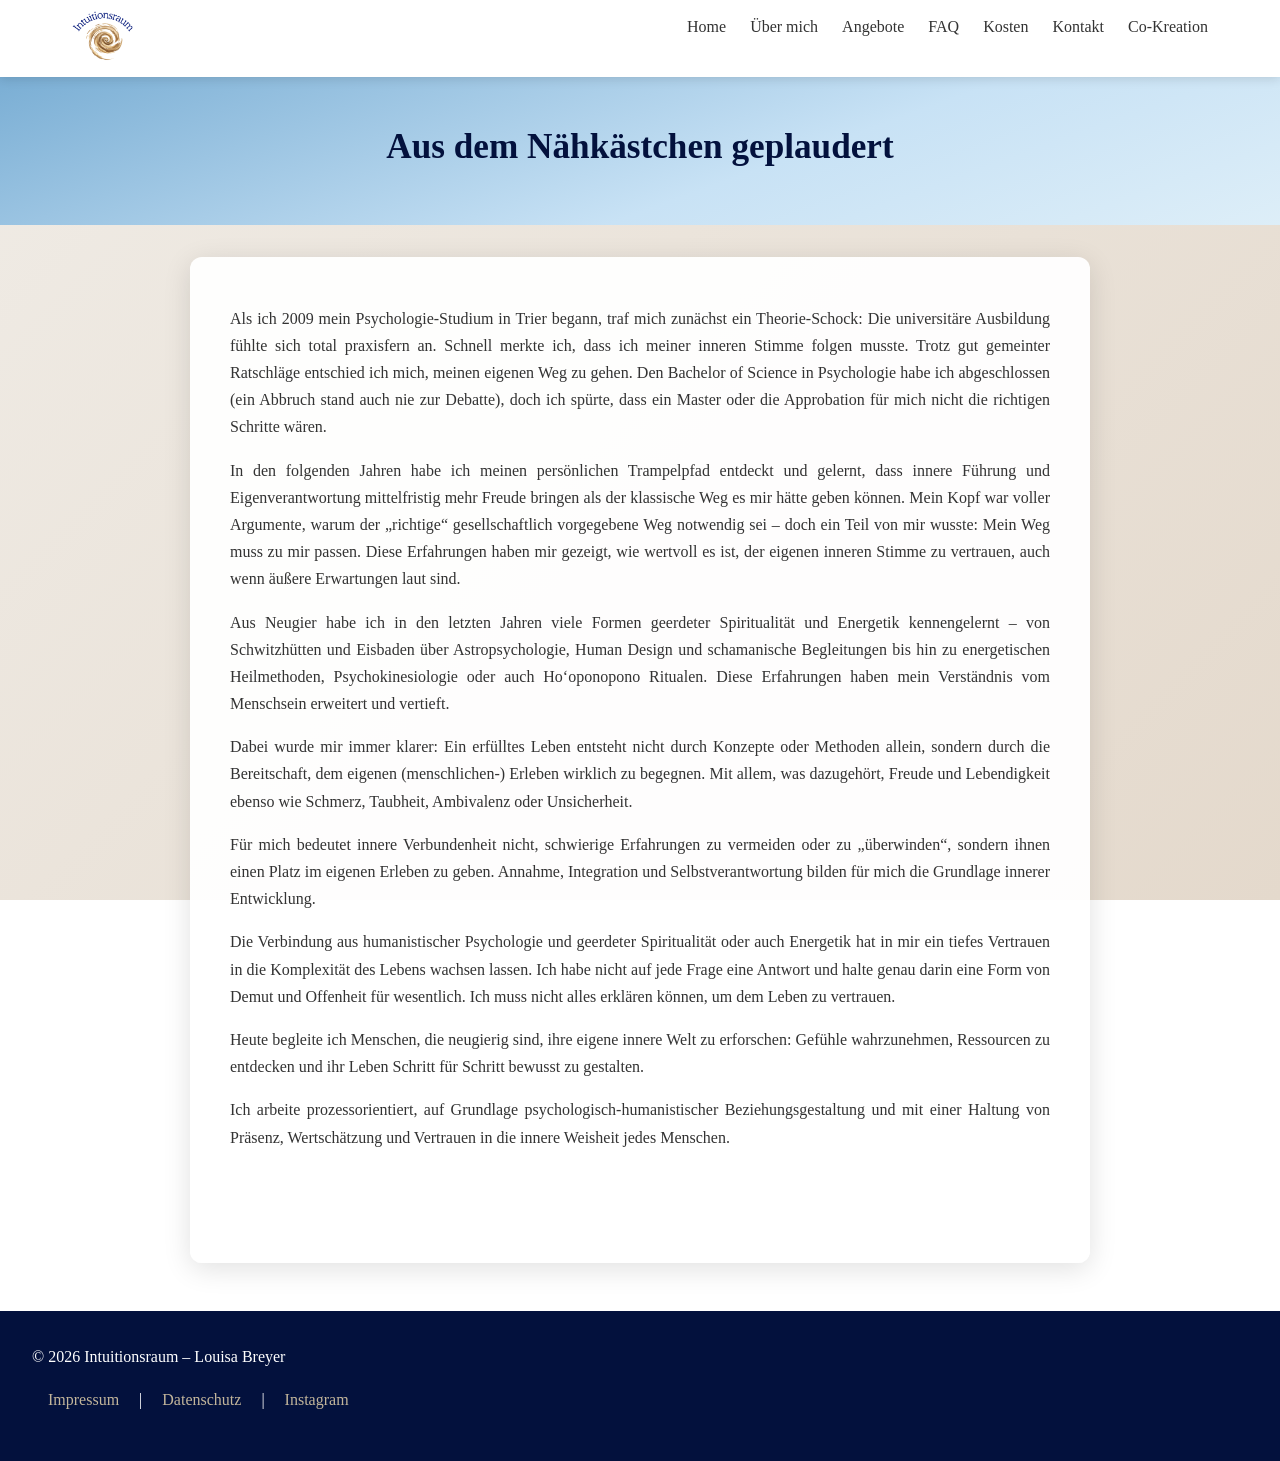
<file: naehkaestchen.html>
<!DOCTYPE html>
<html lang="de">
<head>
<meta charset="UTF-8">
<meta name="viewport" content="width=device-width, initial-scale=1.0">
<title>Aus dem N&auml;hk&auml;stchen &ndash; Intuitionsraum Louisa Breyer</title>
<link rel="stylesheet" href="shared.css">
</head>
<body>
<header><nav>
<a href="index.html" class="logo"><img src="images/intuitionsraum-logo-louisa-breyer.png" alt="Intuitionsraum &ndash; Louisa Breyer, psychologisch-humanistische Prozessbegleitung in Saarburg"></a>
<ul><li><a href="index.html">Home</a></li><li class="has-dropdown"><a href="ueber-mich.html">&#220;ber mich</a><ul class="dropdown"><li><a href="ueber-mich.html">&#220;ber mich</a></li><li><a href="naehkaestchen.html" class="active">Aus dem N&auml;hk&auml;stchen</a></li></ul></li><li><a href="angebote.html">Angebote</a></li><li><a href="faq.html">FAQ</a></li><li><a href="kosten.html">Kosten</a></li><li><a href="kontakt.html">Kontakt</a></li><li><a href="co-kreativ.html">Co-Kreation</a></li></ul>
</nav></header>

<div class="subhero">
    <h1>Aus dem N&auml;hk&auml;stchen geplaudert</h1>
</div>

<div class="container">

<section>

    <p>Als ich 2009 mein Psychologie-Studium in Trier begann, traf mich zun&auml;chst ein Theorie-Schock: Die
    universit&auml;re Ausbildung f&uuml;hlte sich total praxisfern an. Schnell merkte ich, dass ich meiner inneren
    Stimme folgen musste. Trotz gut gemeinter Ratschl&auml;ge entschied ich mich, meinen eigenen Weg zu gehen.
    Den Bachelor of Science in Psychologie habe ich abgeschlossen (ein Abbruch stand auch nie zur Debatte), doch
    ich sp&uuml;rte, dass ein Master oder die Approbation f&uuml;r mich nicht die richtigen Schritte w&auml;ren.</p>

    <p>In den folgenden Jahren habe ich meinen pers&ouml;nlichen Trampelpfad entdeckt und gelernt, dass innere
    F&uuml;hrung und Eigenverantwortung mittelfristig mehr Freude bringen als der klassische Weg es mir h&auml;tte
    geben k&ouml;nnen. Mein Kopf war voller Argumente, warum der &bdquo;richtige&ldquo; gesellschaftlich vorgegebene
    Weg notwendig sei &ndash; doch ein Teil von mir wusste: Mein Weg muss zu mir passen. Diese Erfahrungen haben
    mir gezeigt, wie wertvoll es ist, der eigenen inneren Stimme zu vertrauen, auch wenn &auml;u&szlig;ere
    Erwartungen laut sind.</p>

    <p>Aus Neugier habe ich in den letzten Jahren viele Formen geerdeter Spiritualit&auml;t und Energetik
    kennengelernt &ndash; von Schwitzh&uuml;tten und Eisbaden &uuml;ber Astropsychologie, Human Design und
    schamanische Begleitungen bis hin zu energetischen Heilmethoden, Psychokinesiologie oder auch
    Ho&lsquo;oponopono Ritualen. Diese Erfahrungen haben mein Verst&auml;ndnis vom Menschsein erweitert und vertieft.</p>

    <p>Dabei wurde mir immer klarer: Ein erf&uuml;lltes Leben entsteht nicht durch Konzepte oder Methoden allein,
    sondern durch die Bereitschaft, dem eigenen (menschlichen-) Erleben wirklich zu begegnen. Mit allem, was
    dazugeh&ouml;rt, Freude und Lebendigkeit ebenso wie Schmerz, Taubheit, Ambivalenz oder Unsicherheit.</p>

    <p>F&uuml;r mich bedeutet innere Verbundenheit nicht, schwierige Erfahrungen zu vermeiden oder zu
    &bdquo;&uuml;berwinden&ldquo;, sondern ihnen einen Platz im eigenen Erleben zu geben. Annahme, Integration
    und Selbstverantwortung bilden f&uuml;r mich die Grundlage innerer Entwicklung.</p>

    <p>Die Verbindung aus humanistischer Psychologie und geerdeter Spiritualit&auml;t oder auch Energetik hat in
    mir ein tiefes Vertrauen in die Komplexit&auml;t des Lebens wachsen lassen. Ich habe nicht auf jede Frage
    eine Antwort und halte genau darin eine Form von Demut und Offenheit f&uuml;r wesentlich. Ich muss nicht
    alles erkl&auml;ren k&ouml;nnen, um dem Leben zu vertrauen.</p>

    <p>Heute begleite ich Menschen, die neugierig sind, ihre eigene innere Welt zu erforschen: Gef&uuml;hle
    wahrzunehmen, Ressourcen zu entdecken und ihr Leben Schritt f&uuml;r Schritt bewusst zu gestalten.</p>

    <p>Ich arbeite prozessorientiert, auf Grundlage psychologisch-humanistischer Beziehungsgestaltung und mit
    einer Haltung von Pr&auml;senz, Wertsch&auml;tzung und Vertrauen in die innere Weisheit jedes Menschen.</p>

</section>

</div>

<footer>
<p>&copy; <span class="copyright-year">2026</span> Intuitionsraum &ndash; Louisa Breyer</p>
<p><a href="impressum.html">Impressum</a> | <a href="datenschutz.html">Datenschutz</a> | <a href="https://www.instagram.com/intuitionsraum" target="_blank" rel="noopener">Instagram</a></p>
</footer>

<script src="shared.js"></script>
</body>
</html>
</file>
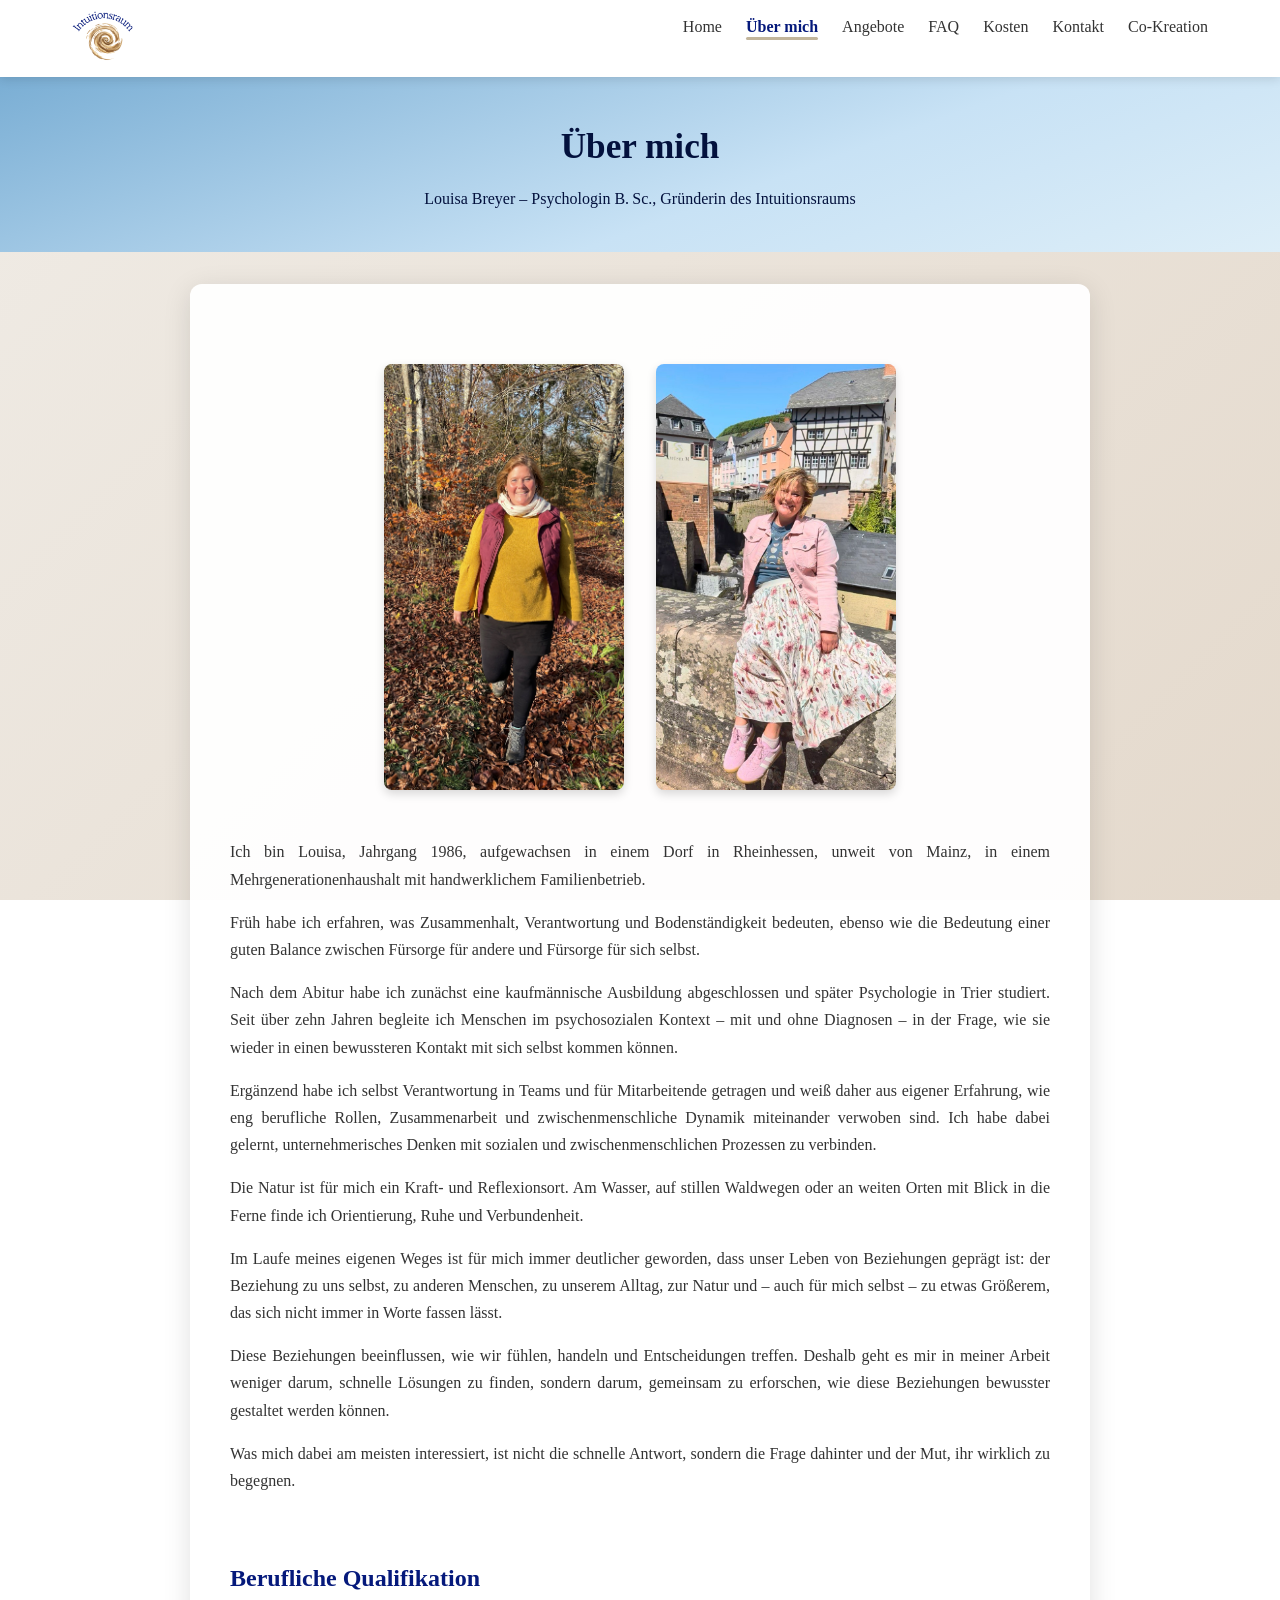
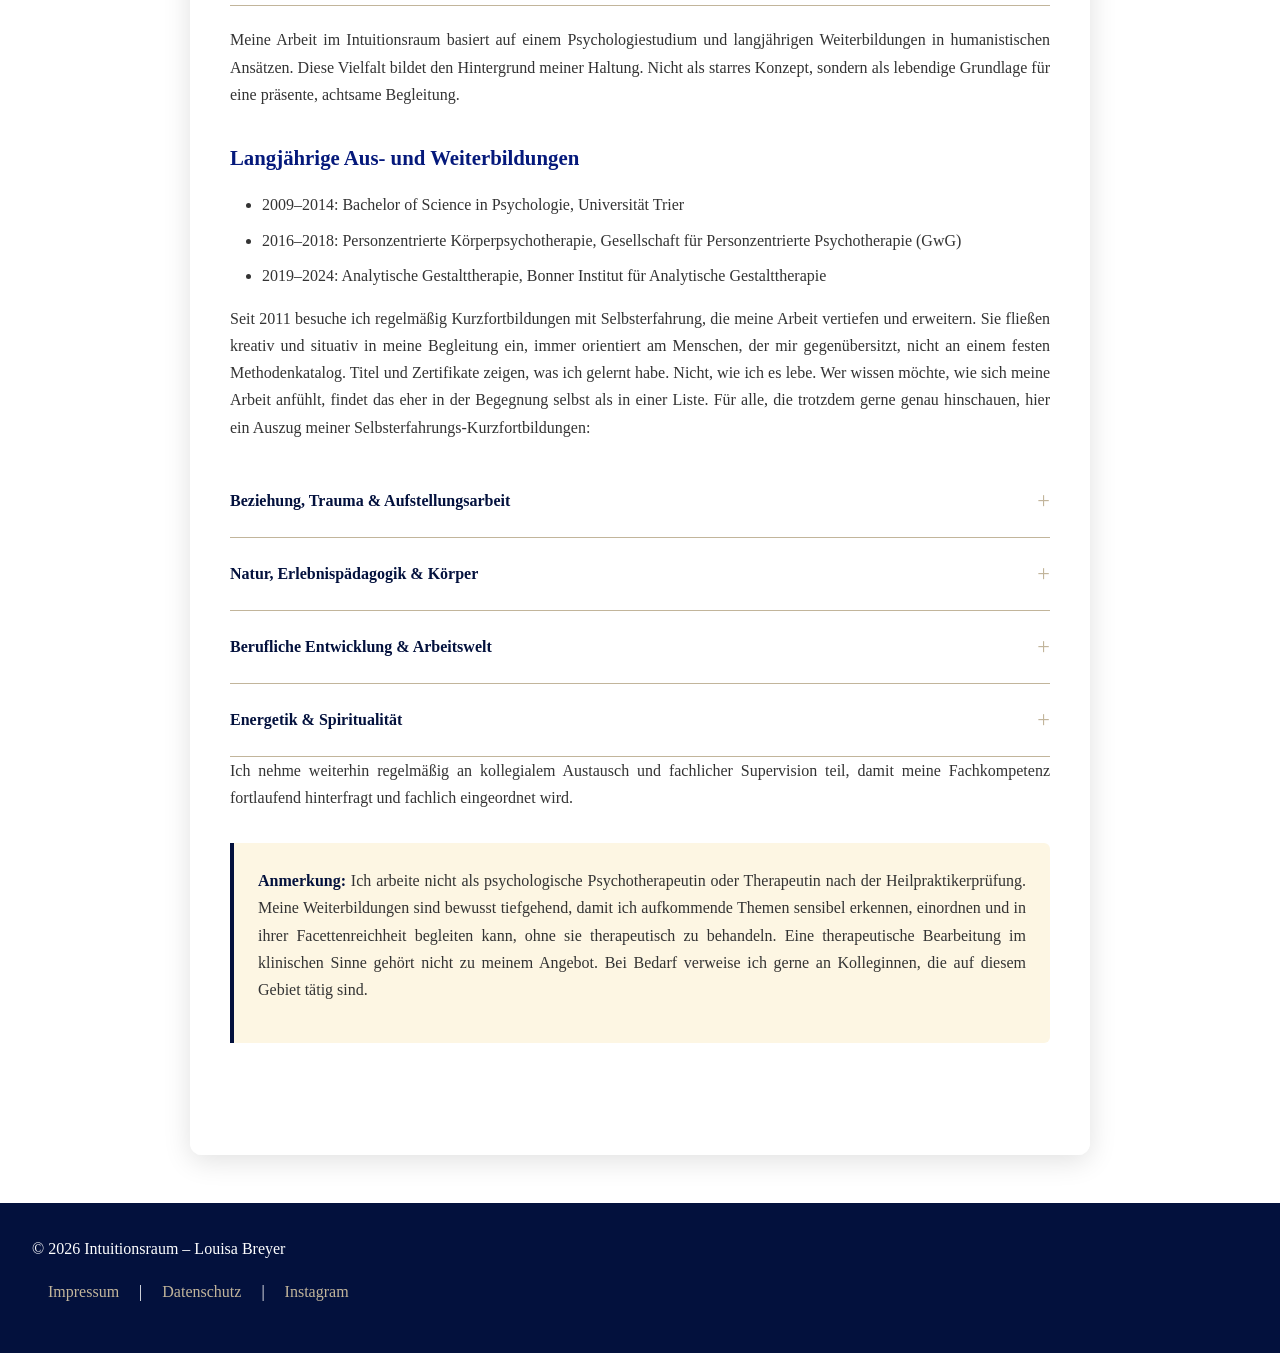
<file: ueber-mich.html>
<!DOCTYPE html>
<html lang="de">
<head>
<meta charset="UTF-8">
<meta name="viewport" content="width=device-width, initial-scale=1.0">
<title>&Uuml;ber mich &ndash; Intuitionsraum Louisa Breyer</title>
<link rel="stylesheet" href="shared.css">
</head>
<body>
<header><nav>
<a href="index.html" class="logo"><img src="images/intuitionsraum-logo-louisa-breyer.png" alt="Intuitionsraum &ndash; Louisa Breyer, psychologisch-humanistische Prozessbegleitung in Saarburg"></a>
<ul><li><a href="index.html">Home</a></li><li class="has-dropdown"><a href="ueber-mich.html" class="active">&#220;ber mich</a><ul class="dropdown"><li><a href="ueber-mich.html" class="active">&#220;ber mich</a></li><li><a href="naehkaestchen.html">Aus dem N&auml;hk&auml;stchen</a></li></ul></li><li><a href="angebote.html">Angebote</a></li><li><a href="faq.html">FAQ</a></li><li><a href="kosten.html">Kosten</a></li><li><a href="kontakt.html">Kontakt</a></li><li><a href="co-kreativ.html">Co-Kreation</a></li></ul>
</nav></header>

<div class="subhero">
    <h1>&Uuml;ber mich</h1>
    <p>Louisa Breyer &ndash; Psychologin B.&thinsp;Sc., Gr&uuml;nderin des Intuitionsraums</p>
</div>
<div class="container">
<div class="image-gallery">
    <img src="images/louisa-breyer-selbsterfahrung-natur-intuitionsraum.jpeg" alt="Louisa Breyer in der Natur &ndash; Selbsterfahrung unter freiem Himmel mit Elementen der Erlebnisp&auml;dagogik, Intuitionsraum Saarburg">
    <img src="images/louisa-breyer-psychologin-intuitionsraum-saarburg.jpg" alt="Louisa Breyer, Psychologin (B.&thinsp;Sc.) und Gr&uuml;nderin des Intuitionsraums in Saarburg">
</div>

<section>

    <p>Ich bin Louisa, Jahrgang 1986, aufgewachsen in einem Dorf in Rheinhessen, unweit von Mainz, in einem
    Mehrgenerationenhaushalt mit handwerklichem Familienbetrieb.</p>

    <p>Fr&uuml;h habe ich erfahren, was Zusammenhalt, Verantwortung und Bodenst&auml;ndigkeit bedeuten, ebenso wie
    die Bedeutung einer guten Balance zwischen F&uuml;rsorge f&uuml;r andere und F&uuml;rsorge f&uuml;r sich selbst.</p>

    <p>Nach dem Abitur habe ich zun&auml;chst eine kaufm&auml;nnische Ausbildung abgeschlossen und sp&auml;ter
    Psychologie in Trier studiert. Seit &uuml;ber zehn Jahren begleite ich Menschen im psychosozialen Kontext
    &ndash; mit und ohne Diagnosen &ndash; in der Frage, wie sie wieder in einen bewussteren Kontakt mit sich
    selbst kommen k&ouml;nnen.</p>

    <p>Erg&auml;nzend habe ich selbst Verantwortung in Teams und f&uuml;r Mitarbeitende getragen und wei&szlig;
    daher aus eigener Erfahrung, wie eng berufliche Rollen, Zusammenarbeit und zwischenmenschliche Dynamik
    miteinander verwoben sind. Ich habe dabei gelernt, unternehmerisches Denken mit sozialen und
    zwischenmenschlichen Prozessen zu verbinden.</p>

    <p>Die Natur ist f&uuml;r mich ein Kraft- und Reflexionsort. Am Wasser, auf stillen Waldwegen oder an weiten
    Orten mit Blick in die Ferne finde ich Orientierung, Ruhe und Verbundenheit.</p>

    <p>Im Laufe meines eigenen Weges ist f&uuml;r mich immer deutlicher geworden, dass unser Leben von Beziehungen
    gepr&auml;gt ist: der Beziehung zu uns selbst, zu anderen Menschen, zu unserem Alltag, zur Natur und &ndash;
    auch f&uuml;r mich selbst &ndash; zu etwas Gr&ouml;&szlig;erem, das sich nicht immer in Worte fassen l&auml;sst.</p>

    <p>Diese Beziehungen beeinflussen, wie wir f&uuml;hlen, handeln und Entscheidungen treffen. Deshalb geht es mir
    in meiner Arbeit weniger darum, schnelle L&ouml;sungen zu finden, sondern darum, gemeinsam zu erforschen, wie
    diese Beziehungen bewusster gestaltet werden k&ouml;nnen.</p>

    <p>Was mich dabei am meisten interessiert, ist nicht die schnelle Antwort, sondern die Frage dahinter und der
    Mut, ihr wirklich zu begegnen.</p>
</section>

<section>
    <h2 class="unterabschnitt">Berufliche Qualifikation</h2>

    <p>Meine Arbeit im Intuitionsraum basiert auf einem Psychologiestudium und langj&auml;hrigen Weiterbildungen in
    humanistischen Ans&auml;tzen. Diese Vielfalt bildet den Hintergrund meiner Haltung. Nicht als starres Konzept,
    sondern als lebendige Grundlage f&uuml;r eine pr&auml;sente, achtsame Begleitung.</p>

    <h3>Langj&auml;hrige Aus- und Weiterbildungen</h3>
    <ul>
        <li>2009&ndash;2014: Bachelor of Science in Psychologie, Universit&auml;t Trier</li>
        <li>2016&ndash;2018: Personzentrierte K&ouml;rperpsychotherapie, Gesellschaft f&uuml;r Personzentrierte Psychotherapie (GwG)</li>
        <li>2019&ndash;2024: Analytische Gestalttherapie, Bonner Institut f&uuml;r Analytische Gestalttherapie</li>
    </ul>

    <p>Seit 2011 besuche ich regelm&auml;&szlig;ig Kurzfortbildungen mit Selbsterfahrung, die meine Arbeit vertiefen
    und erweitern. Sie flie&szlig;en kreativ und situativ in meine Begleitung ein, immer orientiert am Menschen,
    der mir gegen&uuml;bersitzt, nicht an einem festen Methodenkatalog. Titel und Zertifikate zeigen, was ich
    gelernt habe. Nicht, wie ich es lebe. Wer wissen m&ouml;chte, wie sich meine Arbeit anf&uuml;hlt, findet das
    eher in der Begegnung selbst als in einer Liste. F&uuml;r alle, die trotzdem gerne genau hinschauen, hier ein
    Auszug meiner Selbsterfahrungs-Kurzfortbildungen:</p>

    <div class="faq-liste">
        <div class="faq-item">
            <button class="faq-frage" aria-expanded="false">
                Beziehung, Trauma &amp; Aufstellungsarbeit
                <span class="faq-icon">+</span>
            </button>
            <div class="faq-antwort">
                <ul>
                    <li>2024: Gestalt und Stille, Bonner Institut f&uuml;r Analytische Gestalttherapie</li>
                    <li>2016: Ressourcenorientierte Personzentrierte Paarberatung, GwG</li>
                    <li>2016: Trauma, Lydia Weyerh&auml;user</li>
                    <li>seit 2014 fortlaufend: systemische Aufstellungen (u.&thinsp;a. dynamische Seelenaufstellung, Dr. Victor Chu, Dr. Franz Ruppert)</li>
                    <li>2014: Kunsttherapeutische Begleitung</li>
                </ul>
            </div>
        </div>

        <div class="faq-item">
            <button class="faq-frage" aria-expanded="false">
                Natur, Erlebnisp&auml;dagogik &amp; K&ouml;rper
                <span class="faq-icon">+</span>
            </button>
            <div class="faq-antwort">
                <ul>
                    <li>seit 2026 (Abschluss Nov. 2026): Erlebnisp&auml;dagogische Basisqualifikation, Erlebniswerkstatt Saar e.V.</li>
                    <li>2025/2024: Intuitives Bogensch&iuml;e&szlig;en / Heldin sein mit Pfeil und Bogen, Selbstbewegendes &ndash; Ute Zumkeller</li>
                    <li>2017: Mit der Natur wachsen &ndash; Natur- und Selbsterleben im therapeutischen Kontext, GwG &ndash; Sandra Kn&uuml;mann</li>
                </ul>
            </div>
        </div>

        <div class="faq-item">
            <button class="faq-frage" aria-expanded="false">
                Berufliche Entwicklung &amp; Arbeitswelt
                <span class="faq-icon">+</span>
            </button>
            <div class="faq-antwort">
                <ul>
                    <li>2019: Personalauswahlverfahren, Handwerkskammer Trier</li>
                    <li>2016: Berufliche Kompetenzen effektiv erkennen und f&ouml;rdern, Dr. Petra Hank</li>
                    <li>2016: Stress reduzieren &amp; Zeit optimieren, Barbara Schaller-Knop</li>
                    <li>2015: Resilienz im Beruf, Dr. Julika Zwack</li>
                </ul>
            </div>
        </div>

        <div class="faq-item">
            <button class="faq-frage" aria-expanded="false">
                Energetik &amp; Spiritualit&auml;t
                <span class="faq-icon">+</span>
            </button>
            <div class="faq-antwort">
                <ul>
                    <li>2026: Spirituelle und Seelische Weiterentwicklung, Dipl.-Psych. Winfried St&ouml;hr</li>
                    <li>2025: Basiskurs 1 &amp; 2 Geistiges &amp; Spirituelles Heilen, Isabell G&ouml;tz</li>
                    <li>2021&ndash;2024: Astropsychologie, Human Design, verschiedene Anbieter</li>
                </ul>
            </div>
        </div>
    </div>

    <p>Ich nehme weiterhin regelm&auml;&szlig;ig an kollegialem Austausch und fachlicher Supervision teil,
    damit meine Fachkompetenz fortlaufend hinterfragt und fachlich eingeordnet wird.</p>

    <div class="hinweis-box">
        <p><strong>Anmerkung:</strong> Ich arbeite nicht als psychologische Psychotherapeutin oder Therapeutin nach
        der Heilpraktikerpr&uuml;fung. Meine Weiterbildungen sind bewusst tiefgehend, damit ich aufkommende Themen
        sensibel erkennen, einordnen und in ihrer Facettenreichheit begleiten kann, ohne sie therapeutisch zu
        behandeln. Eine therapeutische Bearbeitung im klinischen Sinne geh&ouml;rt nicht zu meinem Angebot.
        Bei Bedarf verweise ich gerne an Kolleginnen, die auf diesem Gebiet t&auml;tig sind.</p>
    </div>
</section>

</div>

<footer>
<p>&copy; <span class="copyright-year">2026</span> Intuitionsraum &ndash; Louisa Breyer</p>
<p><a href="impressum.html">Impressum</a> | <a href="datenschutz.html">Datenschutz</a> | <a href="https://www.instagram.com/intuitionsraum" target="_blank" rel="noopener">Instagram</a></p>
</footer>

<script src="shared.js"></script>
</body>
</html>
</file>
<file: shared.css>
/* ============================================================
   INTUITIONSRAUM — shared.css
   Gültig für alle Unterseiten (index, ueber-mich, angebote,
   faq, kosten, kontakt, co-kreativ)
   ============================================================ */

/* ----------------------------------------
   Farbpalette
   ---------------------------------------- */
:root {
    --primary-color:    #05197b;
    --secondary-color:  #c2b59b;
    --accent-color:     #03113d;
    --bg-light:         #f7f2ec;   /* Karten-Innenfarbe */
    --text-color:       #333333;
    --text-light:       #666666;
    --white:            #FFFFFF;
}

/* ----------------------------------------
   Reset & Grundlegendes
   ---------------------------------------- */
* { margin: 0; padding: 0; box-sizing: border-box; }

html { scroll-behavior: smooth; }

body {
    font-family: 'Georgia', serif;
    line-height: 1.7;
    color: var(--text-color);
    background: linear-gradient(135deg, #f0ece6 0%, #e4d9cc 100%);
    background-attachment: fixed;
    min-height: 100vh;
}

/* ----------------------------------------
   Navigation / Header
   ---------------------------------------- */
header {
    background-color: var(--white);
    box-shadow: 0 2px 10px rgba(0,0,0,0.12);
    position: sticky;
    top: 0;
    z-index: 1000;
}

nav {
    max-width: 1200px;
    margin: 0 auto;
    padding: 0.4rem 2rem;
    display: flex;
    justify-content: space-between;
    align-items: center;
    flex-wrap: wrap;
}

.logo {
    display: flex;
    align-items: center;
    text-decoration: none;
    flex-shrink: 0;
}

.logo img {
    height: 64px;
    width: auto;
    display: block;
}

nav ul {
    list-style: none;
    display: flex;
    gap: 1.5rem;
    flex-wrap: wrap;
    justify-content: flex-end;
}

nav ul li { white-space: nowrap; }

nav a {
    text-decoration: none;
    color: var(--text-color);
    transition: color 0.3s;
    position: relative;
}

nav a:hover { color: var(--primary-color); }

nav a.active {
    color: var(--primary-color);
    font-weight: bold;
}

nav a.active::after {
    content: '';
    position: absolute;
    bottom: -5px; left: 0; right: 0;
    height: 3px;
    background-color: var(--secondary-color);
    border-radius: 2px;
}

/* ----------------------------------------
   Dropdown-Untermenü
   ---------------------------------------- */
nav ul li.has-dropdown { position: relative; }

nav ul li.has-dropdown .dropdown {
    display: none;
    position: absolute;
    top: 100%;
    left: 50%;
    transform: translateX(-50%);
    background: var(--white);
    box-shadow: 0 4px 16px rgba(0,0,0,0.13);
    border-radius: 6px;
    min-width: 200px;
    padding: 8px 0 0.4rem;
    z-index: 2000;
    flex-direction: column;
    gap: 0;
}

nav ul li.has-dropdown:hover .dropdown,
nav ul li.has-dropdown:focus-within .dropdown,
nav ul li.has-dropdown.open .dropdown { display: flex; }

nav ul li.has-dropdown .dropdown li { white-space: nowrap; width: 100%; }

nav ul li.has-dropdown .dropdown a {
    display: block;
    padding: 0.6rem 1.2rem;
    color: var(--text-color);
    font-size: 0.95rem;
    border-radius: 0;
}

nav ul li.has-dropdown .dropdown a:hover { color: var(--primary-color); background: #f5f0ea; }

nav ul li.has-dropdown .dropdown a.active::after { display: none; }

/* ----------------------------------------
   Hauptcontainer — die weiße Karte
   ---------------------------------------- */
.container {
    max-width: 900px;
    margin: 2rem auto 3rem;
    padding: 3rem 2.5rem;
    background: rgba(255, 255, 255, 0.95);
    border-radius: 12px;
    box-shadow: 0 6px 28px rgba(0, 0, 0, 0.12);
}

/* ----------------------------------------
   Typografie
   ---------------------------------------- */
section { margin-bottom: 4rem; }

h1 { font-size: 2.5rem; color: var(--primary-color); margin-bottom: 1.5rem; }
h2 {
    font-size: 2rem;
    color: var(--accent-color);
    margin-bottom: 1.5rem;
    padding-bottom: 0.5rem;
    border-bottom: 2px solid var(--secondary-color);
}
h3 { font-size: 1.3rem; color: var(--primary-color); margin-top: 2rem; margin-bottom: 1rem; }

p { margin-bottom: 1rem; text-align: left; }
@media (min-width: 600px) { p { text-align: justify; } }
strong { font-weight: bold; color: var(--accent-color); }
ul { margin-left: 2rem; margin-bottom: 1rem; }
li { margin-bottom: 0.5rem; }

/* ----------------------------------------
   Hero (Startseite)
   ---------------------------------------- */
.hero {
    text-align: center;
    padding: 4rem 2rem;
    background: linear-gradient(160deg, #7aaed4 0%, #c8e2f5 60%, #ddeef8 100%);
    color: var(--accent-color);
}

.hero h1 { color: var(--accent-color); font-size: 3rem; margin-bottom: 1rem; }
.hero p { font-size: 1.2rem; max-width: 700px; margin: 0 auto; text-align: center; }

/* ----------------------------------------
   Subhero (Unterseiten)
   ---------------------------------------- */
.subhero {
    text-align: center;
    padding: 2.5rem 2rem;
    background: linear-gradient(160deg, #7aaed4 0%, #c8e2f5 60%, #ddeef8 100%);
    color: var(--white);
}

.subhero { color: var(--accent-color); }
.subhero h1 { color: var(--accent-color); font-size: 2.2rem; margin-bottom: 0.5rem; }
.subhero p  { font-size: 1rem; max-width: 600px; margin: 0 auto; text-align: center; }

/* ----------------------------------------
   Inhaltsblöcke
   ---------------------------------------- */
.content-block { margin-bottom: 2rem; }
.content-block p:last-child { margin-bottom: 0; }

/* ----------------------------------------
   Bilder-Galerie
   ---------------------------------------- */
.image-gallery {
    display: flex;
    gap: 2rem;
    justify-content: center;
    margin: 2rem 0 3rem;
    flex-wrap: wrap;
}

.image-gallery img {
    width: 240px; height: auto;
    border-radius: 8px;
    box-shadow: 0 4px 10px rgba(0,0,0,0.15);
    transition: transform 0.3s ease;
}

.image-gallery img:hover { transform: scale(1.05); }

/* ----------------------------------------
   Kosten-Box
   ---------------------------------------- */
.kosten-box h3 { font-size: 1.5rem; margin: 2rem 0 1rem; }

/* ----------------------------------------
   Hinweis-Box
   ---------------------------------------- */
.hinweis-box {
    background-color: #fdf6e3;
    border-left: 4px solid var(--accent-color);
    padding: 1.5rem;
    margin: 2rem 0;
    border-radius: 0 6px 6px 0;
}

.hinweis-box strong { color: var(--accent-color); }

/* ----------------------------------------
   Kennenlern-Box (CTA)
   ---------------------------------------- */
.cta-box {
    background-color: #f5f0ea;
    border: 1px solid var(--secondary-color);
    border-radius: 8px;
    padding: 2rem 2.5rem;
    margin: 2.5rem 0;
    text-align: center;
}

.cta-box h2 { margin-top: 0; border-bottom: none; }
.cta-box p { margin-bottom: 0.75rem; }
.cta-box p:last-child { margin-bottom: 0; }
.cta-box a { color: var(--primary-color); font-weight: bold; text-decoration: none; }
.cta-box a:hover { text-decoration: underline; }

/* ----------------------------------------
   Kontakt-Block
   ---------------------------------------- */
.kontakt {
    background-color: var(--bg-light);
    padding: 2rem;
    border-radius: 8px;
    box-shadow: 0 2px 8px rgba(0,0,0,0.07);
}

.kontakt a { color: var(--primary-color); text-decoration: none; font-weight: bold; }
.kontakt a:hover { text-decoration: underline; }
.kontakt strong { color: var(--accent-color); }

/* ----------------------------------------
   Zitat-Box
   ---------------------------------------- */
.zitat-box {
    background-color: #eee8df;
    border-radius: 8px;
    padding: 2rem 2.5rem;
    margin: 2.5rem 0;
    position: relative;
}

.zitat-box::before {
    content: '\201C';
    font-family: 'Georgia', serif;
    font-size: 5rem;
    color: var(--secondary-color);
    opacity: 0.45;
    line-height: 1;
    display: block;
    margin-bottom: -1rem;
}

.zitat-box .zitat-label {
    font-size: 0.8rem;
    font-weight: bold;
    letter-spacing: 0.1em;
    text-transform: uppercase;
    color: var(--primary-color);
    margin-bottom: 1rem;
    display: block;
}

.zitat-box blockquote {
    font-style: italic;
    color: var(--accent-color);
    font-size: 1.05rem;
    line-height: 1.85;
    margin: 0 0 1rem;
}

.zitat-box .zitat-quelle {
    font-size: 0.85rem;
    color: var(--text-light);
    font-style: normal;
    margin: 0;
    text-align: right;
}

/* ----------------------------------------
   Unterabschnitt-Überschriften
   ---------------------------------------- */
h2.unterabschnitt {
    font-size: 1.5rem;
    color: var(--primary-color);
    border-bottom: 1px solid var(--secondary-color);
    margin-top: 3rem;
    margin-bottom: 1.25rem;
    padding-bottom: 0.4rem;
}

/* ----------------------------------------
   Angebots-Blöcke
   ---------------------------------------- */
.angebot-block {
    background-color: var(--bg-light);
    border-left: 4px solid var(--secondary-color);
    border-radius: 8px;
    padding: 1.5rem 1.75rem;
    margin: 2rem 0;
    box-shadow: 0 2px 6px rgba(0,0,0,0.06);
}

.angebot-block h3 { margin-top: 0; color: var(--primary-color); font-size: 1.2rem; }
.angebot-block p:last-child,
.angebot-block ul:last-child { margin-bottom: 0; }

.angebot-nr {
    display: inline-block;
    background-color: var(--secondary-color);
    color: var(--accent-color);
    font-weight: bold;
    font-size: 0.85rem;
    border-radius: 50%;
    width: 1.8em; height: 1.8em;
    line-height: 1.8em;
    text-align: center;
    margin-right: 0.5rem;
    vertical-align: middle;
}

/* ----------------------------------------
   FAQ-Akkordeon
   ---------------------------------------- */
.faq-liste { margin-top: 1.5rem; }

.faq-item { border-bottom: 1px solid var(--secondary-color); }

.faq-frage {
    width: 100%;
    background: none;
    border: none;
    text-align: left;
    padding: 1.2rem 0;
    font-family: 'Georgia', serif;
    font-size: 1rem;
    color: var(--accent-color);
    font-weight: bold;
    cursor: pointer;
    display: flex;
    justify-content: space-between;
    align-items: center;
    line-height: 1.5;
    transition: color 0.2s;
}

.faq-frage:hover { color: var(--primary-color); }

.faq-icon {
    font-size: 1.4rem;
    font-weight: 300;
    transition: transform 0.3s ease;
    flex-shrink: 0;
    margin-left: 1.5rem;
    color: var(--secondary-color);
}

.faq-frage.offen .faq-icon { transform: rotate(45deg); color: var(--primary-color); }

.faq-antwort {
    max-height: 0;
    overflow: hidden;
    transition: max-height 0.4s ease, padding 0.3s ease;
    padding: 0;
}

.faq-antwort.offen { max-height: 800px; padding-bottom: 1.5rem; }
.faq-antwort p:last-child,
.faq-antwort ul:last-child { margin-bottom: 0; }

/* ----------------------------------------
   Format-Karten (Kosten)
   ---------------------------------------- */
.format-grid {
    display: grid;
    grid-template-columns: repeat(3, 1fr);
    gap: 1.25rem;
    margin: 1.5rem 0 2rem;
}

.format-karte {
    background: var(--bg-light);
    border-radius: 8px;
    padding: 1.5rem 1.25rem;
    text-align: center;
    box-shadow: 0 2px 8px rgba(0,0,0,0.07);
}

.format-karte .format-icon { font-size: 2rem; display: block; margin-bottom: 0.6rem; }
.format-karte p { text-align: center; font-size: 0.9rem; margin: 0; }
.format-karte strong { display: block; color: var(--primary-color); font-size: 0.95rem; margin-bottom: 0.3rem; }

/* ----------------------------------------
   Cozy-Box
   ---------------------------------------- */
.cozy-box {
    background-color: #fdf6e3;
    border-left: 4px solid var(--secondary-color);
    border-radius: 0 8px 8px 0;
    padding: 1.25rem 1.5rem;
    margin: 2rem 0;
    font-style: italic;
    color: var(--accent-color);
}

.cozy-box p { margin: 0; text-align: left; }

/* ----------------------------------------
   Co-Kreativ-Box
   ---------------------------------------- */
.co-kreativ-box {
    background: linear-gradient(135deg, #eee8df, #f9f7f4);
    border-radius: 8px;
    padding: 2rem;
    box-shadow: 0 2px 8px rgba(0,0,0,0.07);
}

/* ----------------------------------------
   Button "Mehr erfahren"
   ---------------------------------------- */
.btn-mehr {
    display: inline-block;
    background-color: var(--primary-color);
    color: var(--white) !important;
    padding: 0.65rem 1.6rem;
    border-radius: 4px;
    text-decoration: none !important;
    font-family: 'Georgia', serif;
    font-size: 0.95rem;
    transition: background-color 0.2s;
    margin-top: 1rem;
}

.btn-mehr:hover { background-color: var(--accent-color); }

/* ----------------------------------------
   Teaser-Karten (Startseite)
   ---------------------------------------- */
.teaser-grid {
    display: grid;
    grid-template-columns: repeat(2, 1fr);
    gap: 1rem;
    margin: 1.5rem 0 2rem;
}

.teaser-karte {
    background: var(--bg-light);
    border-radius: 8px;
    padding: 1.25rem 1.5rem;
    box-shadow: 0 2px 6px rgba(0,0,0,0.07);
    border-top: 3px solid var(--secondary-color);
    transition: transform 0.2s ease, box-shadow 0.2s ease, border-top-color 0.2s ease;
}

.teaser-karte:hover {
    transform: translateY(-3px);
    box-shadow: 0 6px 16px rgba(5, 25, 123, 0.12);
    border-top-color: var(--primary-color);
}

a.teaser-karte {
    text-decoration: none;
    color: inherit;
    display: block;
}

.teaser-karte h3 { margin-top: 0; font-size: 1rem; color: var(--primary-color); }
.teaser-karte p { font-size: 0.9rem; margin: 0; }
.teaser-karte.voll { grid-column: span 2; }

/* ----------------------------------------
   Über-mich-Preview (Startseite: Bild + Text nebeneinander)
   ---------------------------------------- */
.ueber-mich-preview {
    display: grid;
    grid-template-columns: 160px 1fr;
    gap: 2rem;
    align-items: start;
}

.ueber-mich-preview img {
    width: 100%;
    height: auto;
    border-radius: 8px;
    box-shadow: 0 4px 10px rgba(0,0,0,0.15);
}

/* ----------------------------------------
   Footer
   ---------------------------------------- */
footer {
    background-color: var(--accent-color);
    color: var(--white);
    text-align: center;
    padding: 2rem;
}

footer a { color: var(--secondary-color); text-decoration: none; margin: 0 1rem; }
footer a:hover { text-decoration: underline; }

/* ----------------------------------------
   Responsive Design
   ---------------------------------------- */
@media (max-width: 768px) {
    .logo img { height: 52px; }
    nav { justify-content: center; padding: 0.4rem 0.5rem; gap: 0.4rem; }
    nav ul { gap: 0.6rem; justify-content: center; }
    nav a { font-size: 0.85rem; }
    nav a.active::after { bottom: -3px; height: 2px; }
    .hero h1 { font-size: 2rem; }
    h1 { font-size: 2rem; }
    h2 { font-size: 1.5rem; }
    .container { margin: 1rem 0.75rem 2rem; padding: 2rem 1.25rem; border-radius: 8px; }
    .image-gallery { flex-direction: column; align-items: center; }
    .image-gallery img { width: 220px; height: auto; }
    .format-grid { grid-template-columns: 1fr; }
    .teaser-grid { grid-template-columns: 1fr; }
    .teaser-karte.voll { grid-column: span 1; }
    .ueber-mich-preview { grid-template-columns: 1fr; }
    .ueber-mich-preview img { width: 100%; max-width: 180px; height: auto; margin: 0 auto; display: block; }
    footer a { margin: 0 0.4rem; }
}

@media (max-width: 480px) {
    .hero { padding: 3rem 1rem; }
    .hero h1 { font-size: 1.8rem; }
    .subhero h1 { font-size: 1.6rem; }
    .container { margin: 0.5rem 0.25rem 1.5rem; padding: 1.5rem 1rem; }
}
</file>
